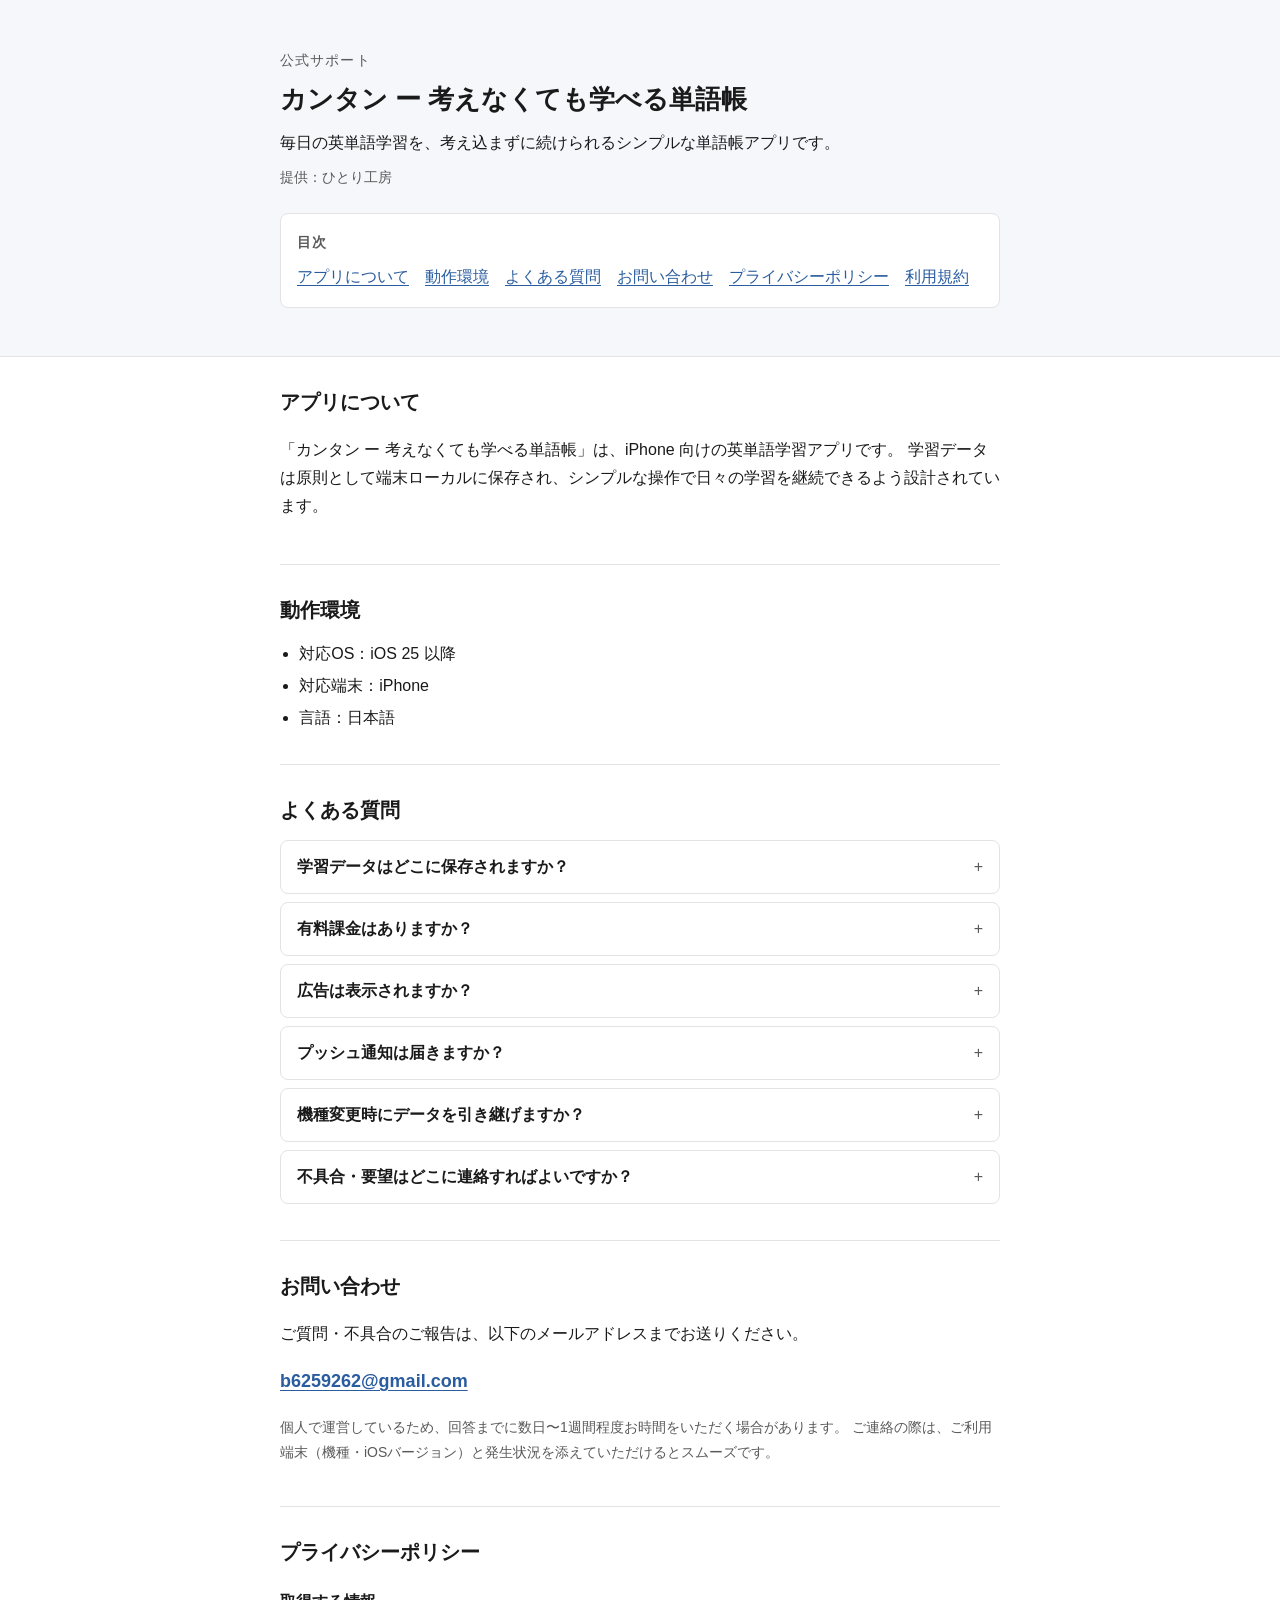
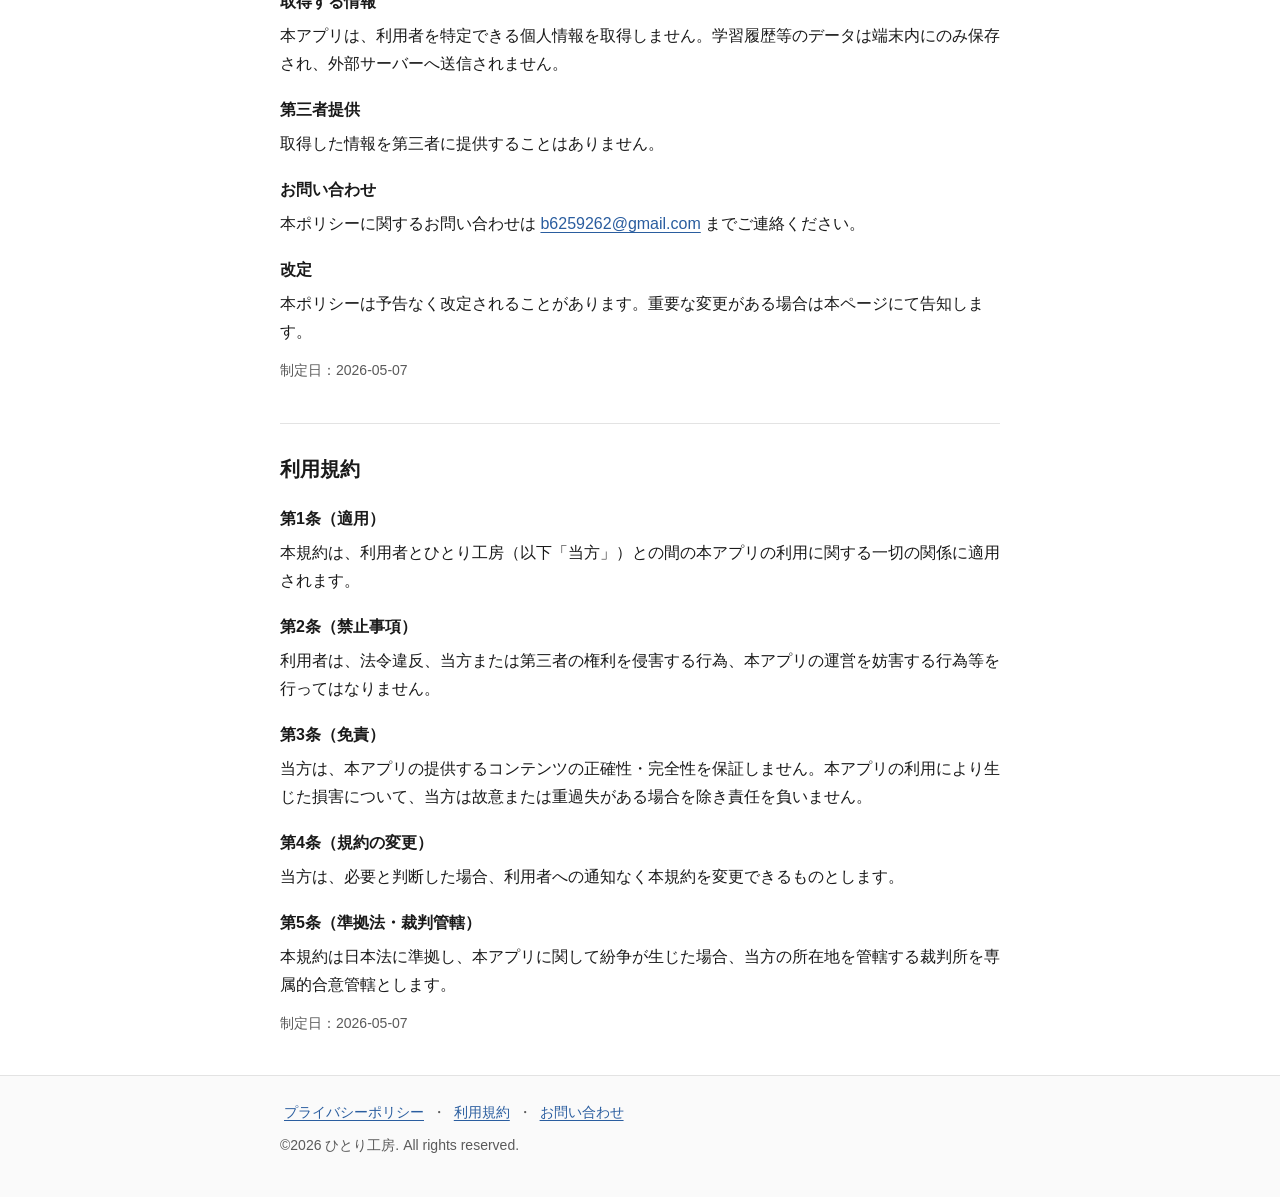
<file: docs/index.html>
<!doctype html>
<html lang="ja">
<head>
<meta charset="utf-8">
<meta name="viewport" content="width=device-width,initial-scale=1">
<meta name="robots" content="index,follow">
<title>サポート｜カンタンー考えなくても学べる単語帳</title>
<meta name="description" content="iOSアプリ「カンタンー考えなくても学べる単語帳」の公式サポートページ。お問い合わせ、よくある質問、プライバシーポリシー、利用規約を掲載しています。">
<style>
:root{
  --bg:#ffffff;--fg:#1a1a1a;--muted:#5a5a5a;
  --accent:#2a5d9f;--line:#e3e3e3;--hero-bg:#f5f7fb;
}
*{box-sizing:border-box}
html{-webkit-text-size-adjust:100%;scroll-behavior:smooth}
body{
  margin:0;
  font-family:-apple-system,BlinkMacSystemFont,"Hiragino Sans","Yu Gothic","Noto Sans JP",sans-serif;
  color:var(--fg);background:var(--bg);
  line-height:1.75;font-size:16px;
}
.container{max-width:760px;margin:0 auto;padding:0 20px}
a{color:var(--accent);text-underline-offset:3px}
a:hover{text-decoration:none}

.hero{background:var(--hero-bg);padding:48px 0;border-bottom:1px solid var(--line)}
.hero .eyebrow{margin:0;color:var(--muted);font-size:14px;letter-spacing:.08em}
.hero h1{margin:8px 0 12px;font-size:26px;line-height:1.4}
.hero .lead{margin:0 0 8px}
.hero .provider{margin:0;color:var(--muted);font-size:14px}

.toc{margin:24px 0 0;padding:16px;border:1px solid var(--line);border-radius:8px;background:#fff}
.toc h2{margin:0 0 8px;font-size:14px;color:var(--muted);letter-spacing:.05em}
.toc ul{list-style:none;padding:0;margin:0;display:flex;flex-wrap:wrap;gap:8px 16px}
.toc li{margin:0}

main{padding:8px 0 48px}
section{padding:28px 0;border-bottom:1px solid var(--line);scroll-margin-top:16px}
section:last-of-type{border-bottom:0}
h2{font-size:20px;margin:0 0 12px}
h3{font-size:16px;margin:18px 0 6px}
ul.plain{padding-left:1.2em;margin:0}
ul.plain li{margin:4px 0}

details{
  border:1px solid var(--line);border-radius:8px;
  padding:12px 16px;margin:8px 0;background:#fff;
}
details[open]{background:#fafbfd}
summary{
  cursor:pointer;font-weight:600;list-style:none;
  padding-right:20px;position:relative;
}
summary::-webkit-details-marker{display:none}
summary::after{
  content:"+";position:absolute;right:0;top:0;
  font-weight:400;color:var(--muted);
}
details[open] summary::after{content:"−"}
details p{margin:10px 0 0}

.contact-mail{font-size:18px;font-weight:600}
.note{color:var(--muted);font-size:14px}

.legal h3{font-weight:600}
.legal p{margin:6px 0 12px}

footer{
  border-top:1px solid var(--line);
  padding:24px 0 40px;background:#fafafa;
  font-size:14px;color:var(--muted);
}
footer nav a{margin:0 4px}
.copyright{margin:8px 0 0}

@media (max-width:480px){
  .hero{padding:36px 0}
  .hero h1{font-size:22px}
  h2{font-size:18px}
}
@media (prefers-color-scheme:dark){
  :root{
    --bg:#111418;--fg:#ececec;--muted:#a8a8a8;
    --accent:#7eb6ff;--line:#2a2f36;--hero-bg:#1a1f26;
  }
  .toc,details{background:#161a20}
  details[open]{background:#1a1f26}
  footer{background:#0e1216}
}
</style>
</head>
<body>

<header class="hero">
  <div class="container">
    <p class="eyebrow">公式サポート</p>
    <h1>カンタン ー 考えなくても学べる単語帳</h1>
    <p class="lead">毎日の英単語学習を、考え込まずに続けられるシンプルな単語帳アプリです。</p>
    <p class="provider">提供：ひとり工房</p>

    <nav class="toc" aria-label="目次">
      <h2>目次</h2>
      <ul>
        <li><a href="#about">アプリについて</a></li>
        <li><a href="#requirements">動作環境</a></li>
        <li><a href="#faq">よくある質問</a></li>
        <li><a href="#contact">お問い合わせ</a></li>
        <li><a href="#privacy">プライバシーポリシー</a></li>
        <li><a href="#terms">利用規約</a></li>
      </ul>
    </nav>
  </div>
</header>

<main class="container">

  <section id="about" aria-labelledby="about-h">
    <h2 id="about-h">アプリについて</h2>
    <p>
      「カンタン ー 考えなくても学べる単語帳」は、iPhone 向けの英単語学習アプリです。
      学習データは原則として端末ローカルに保存され、シンプルな操作で日々の学習を継続できるよう設計されています。
    </p>
  </section>

  <section id="requirements" aria-labelledby="req-h">
    <h2 id="req-h">動作環境</h2>
    <ul class="plain">
      <li>対応OS：iOS 25 以降</li>
      <li>対応端末：iPhone</li>
      <li>言語：日本語</li>
    </ul>
  </section>

  <section id="faq" aria-labelledby="faq-h">
    <h2 id="faq-h">よくある質問</h2>

    <details>
      <summary>学習データはどこに保存されますか？</summary>
      <p>学習履歴・進捗などのデータは、原則としてご利用の端末内に保存されます。サーバーへの送信や iCloud 同期は行っていません。端末の初期化やアプリ削除を行うとデータは失われますのでご注意ください。</p>
    </details>

    <details>
      <summary>有料課金はありますか？</summary>
      <p>[課金の有無を記載：例「現在、アプリ内課金は提供していません。」]</p>
    </details>

    <details>
      <summary>広告は表示されますか？</summary>
      <p>[広告の有無を記載：例「広告は表示されません。」]</p>
    </details>

    <details>
      <summary>プッシュ通知は届きますか？</summary>
      <p>[通知の有無を記載：例「学習リマインダー等の通知機能は提供していません。」]</p>
    </details>

    <details>
      <summary>機種変更時にデータを引き継げますか？</summary>
      <p>本アプリはクラウド同期に対応していないため、機種変更時の学習データ引き継ぎには対応していません。新しい端末では再度ご利用を開始してください。</p>
    </details>

    <details>
      <summary>不具合・要望はどこに連絡すればよいですか？</summary>
      <p>下記「お問い合わせ」欄のメールアドレス宛にご連絡ください。可能な範囲で対応いたします。</p>
    </details>
  </section>

  <section id="contact" aria-labelledby="contact-h">
    <h2 id="contact-h">お問い合わせ</h2>
    <p>ご質問・不具合のご報告は、以下のメールアドレスまでお送りください。</p>
    <p class="contact-mail">
      <a href="mailto:b6259262@gmail.com?subject=%5B%E3%82%AB%E3%83%B3%E3%82%BF%E3%83%B3%5D%20%E3%81%8A%E5%95%8F%E3%81%84%E5%90%88%E3%82%8F%E3%81%9B">
        b6259262@gmail.com
      </a>
    </p>
    <p class="note">
      個人で運営しているため、回答までに数日〜1週間程度お時間をいただく場合があります。
      ご連絡の際は、ご利用端末（機種・iOSバージョン）と発生状況を添えていただけるとスムーズです。
    </p>
  </section>

  <section id="privacy" class="legal" aria-labelledby="privacy-h">
    <h2 id="privacy-h">プライバシーポリシー</h2>

    <h3>取得する情報</h3>
    <p>本アプリは、利用者を特定できる個人情報を取得しません。学習履歴等のデータは端末内にのみ保存され、外部サーバーへ送信されません。</p>

    <h3>第三者提供</h3>
    <p>取得した情報を第三者に提供することはありません。</p>

    <h3>お問い合わせ</h3>
    <p>本ポリシーに関するお問い合わせは <a href="mailto:b6259262@gmail.com">b6259262@gmail.com</a> までご連絡ください。</p>

    <h3>改定</h3>
    <p>本ポリシーは予告なく改定されることがあります。重要な変更がある場合は本ページにて告知します。</p>
    <p class="note">制定日：2026-05-07</p>
  </section>

  <section id="terms" class="legal" aria-labelledby="terms-h">
    <h2 id="terms-h">利用規約</h2>

    <h3>第1条（適用）</h3>
    <p>本規約は、利用者とひとり工房（以下「当方」）との間の本アプリの利用に関する一切の関係に適用されます。</p>

    <h3>第2条（禁止事項）</h3>
    <p>利用者は、法令違反、当方または第三者の権利を侵害する行為、本アプリの運営を妨害する行為等を行ってはなりません。</p>

    <h3>第3条（免責）</h3>
    <p>当方は、本アプリの提供するコンテンツの正確性・完全性を保証しません。本アプリの利用により生じた損害について、当方は故意または重過失がある場合を除き責任を負いません。</p>

    <h3>第4条（規約の変更）</h3>
    <p>当方は、必要と判断した場合、利用者への通知なく本規約を変更できるものとします。</p>

    <h3>第5条（準拠法・裁判管轄）</h3>
    <p>本規約は日本法に準拠し、本アプリに関して紛争が生じた場合、当方の所在地を管轄する裁判所を専属的合意管轄とします。</p>
    <p class="note">制定日：2026-05-07</p>
  </section>

</main>

<footer>
  <div class="container">
    <nav aria-label="法的情報">
      <a href="#privacy">プライバシーポリシー</a>
      <span aria-hidden="true">・</span>
      <a href="#terms">利用規約</a>
      <span aria-hidden="true">・</span>
      <a href="#contact">お問い合わせ</a>
    </nav>
    <p class="copyright">©2026 ひとり工房. All rights reserved.</p>
  </div>
</footer>

</body>
</html>
</file>
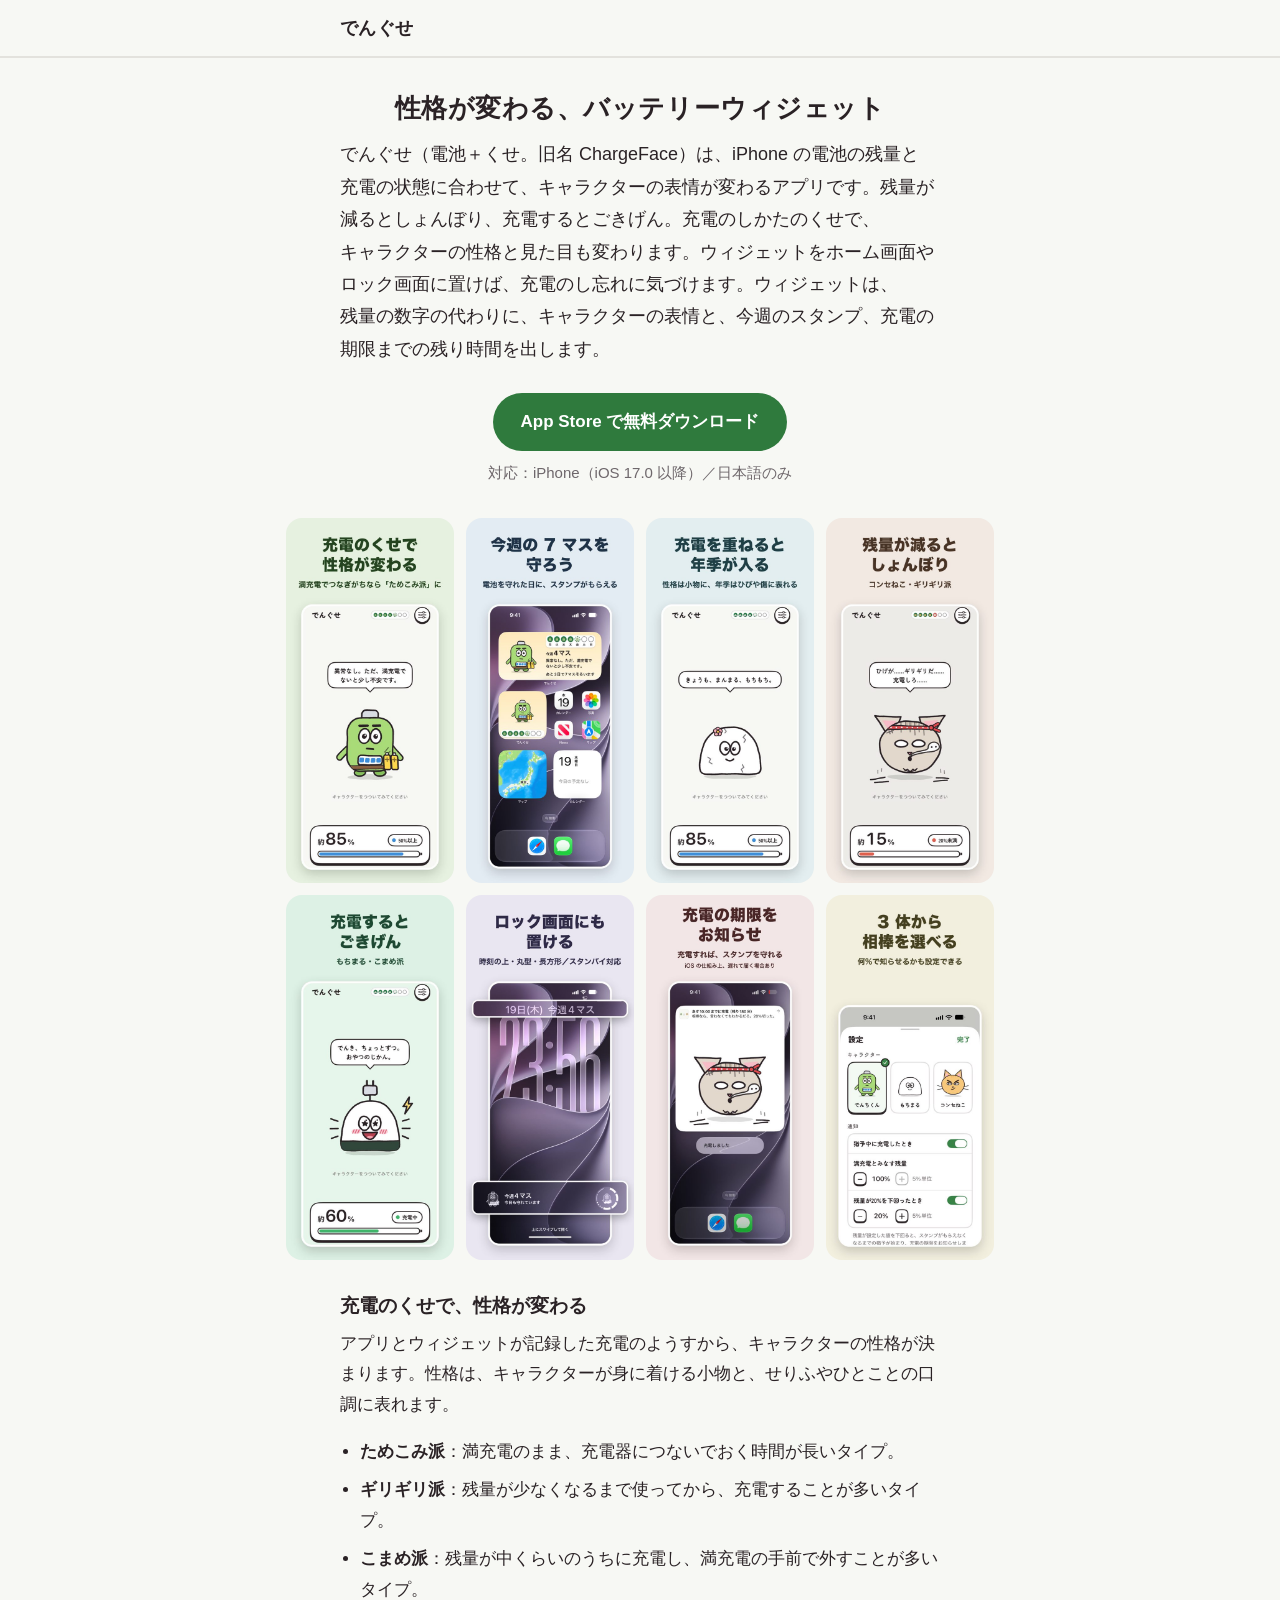
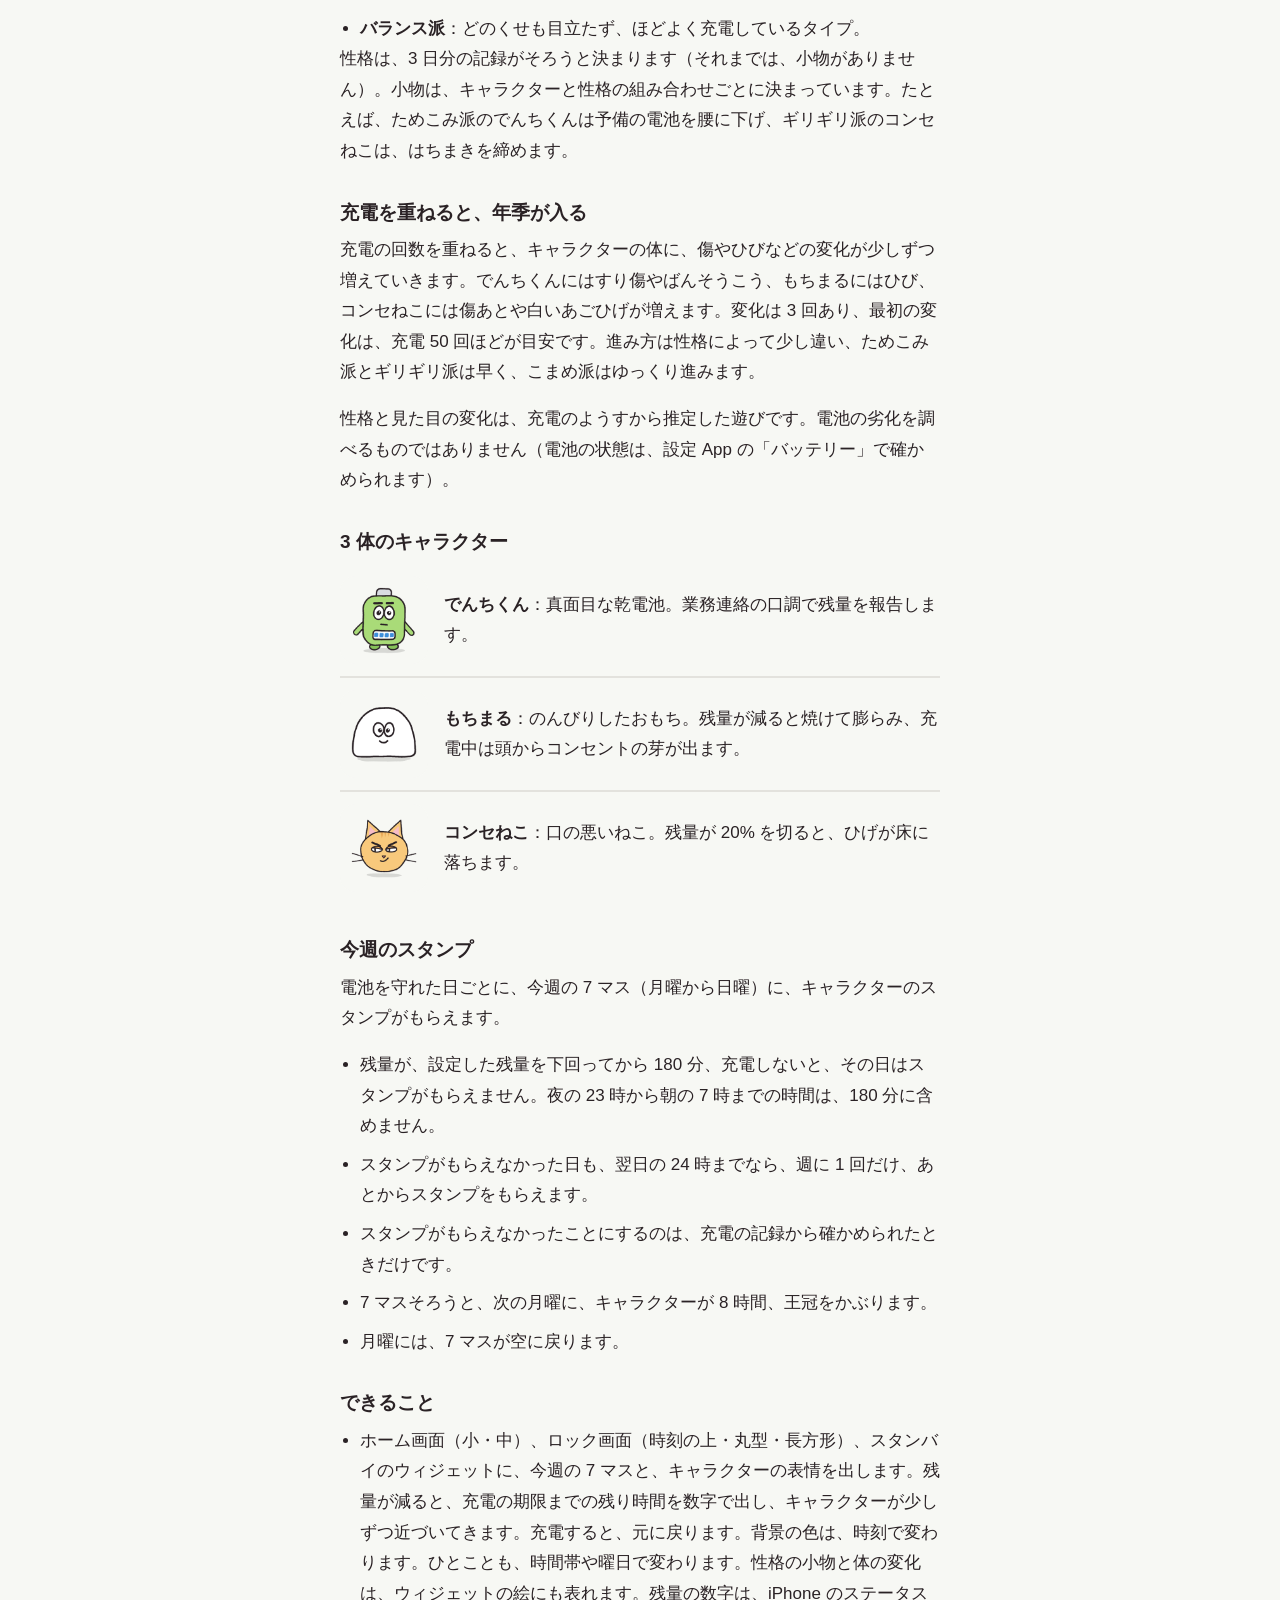
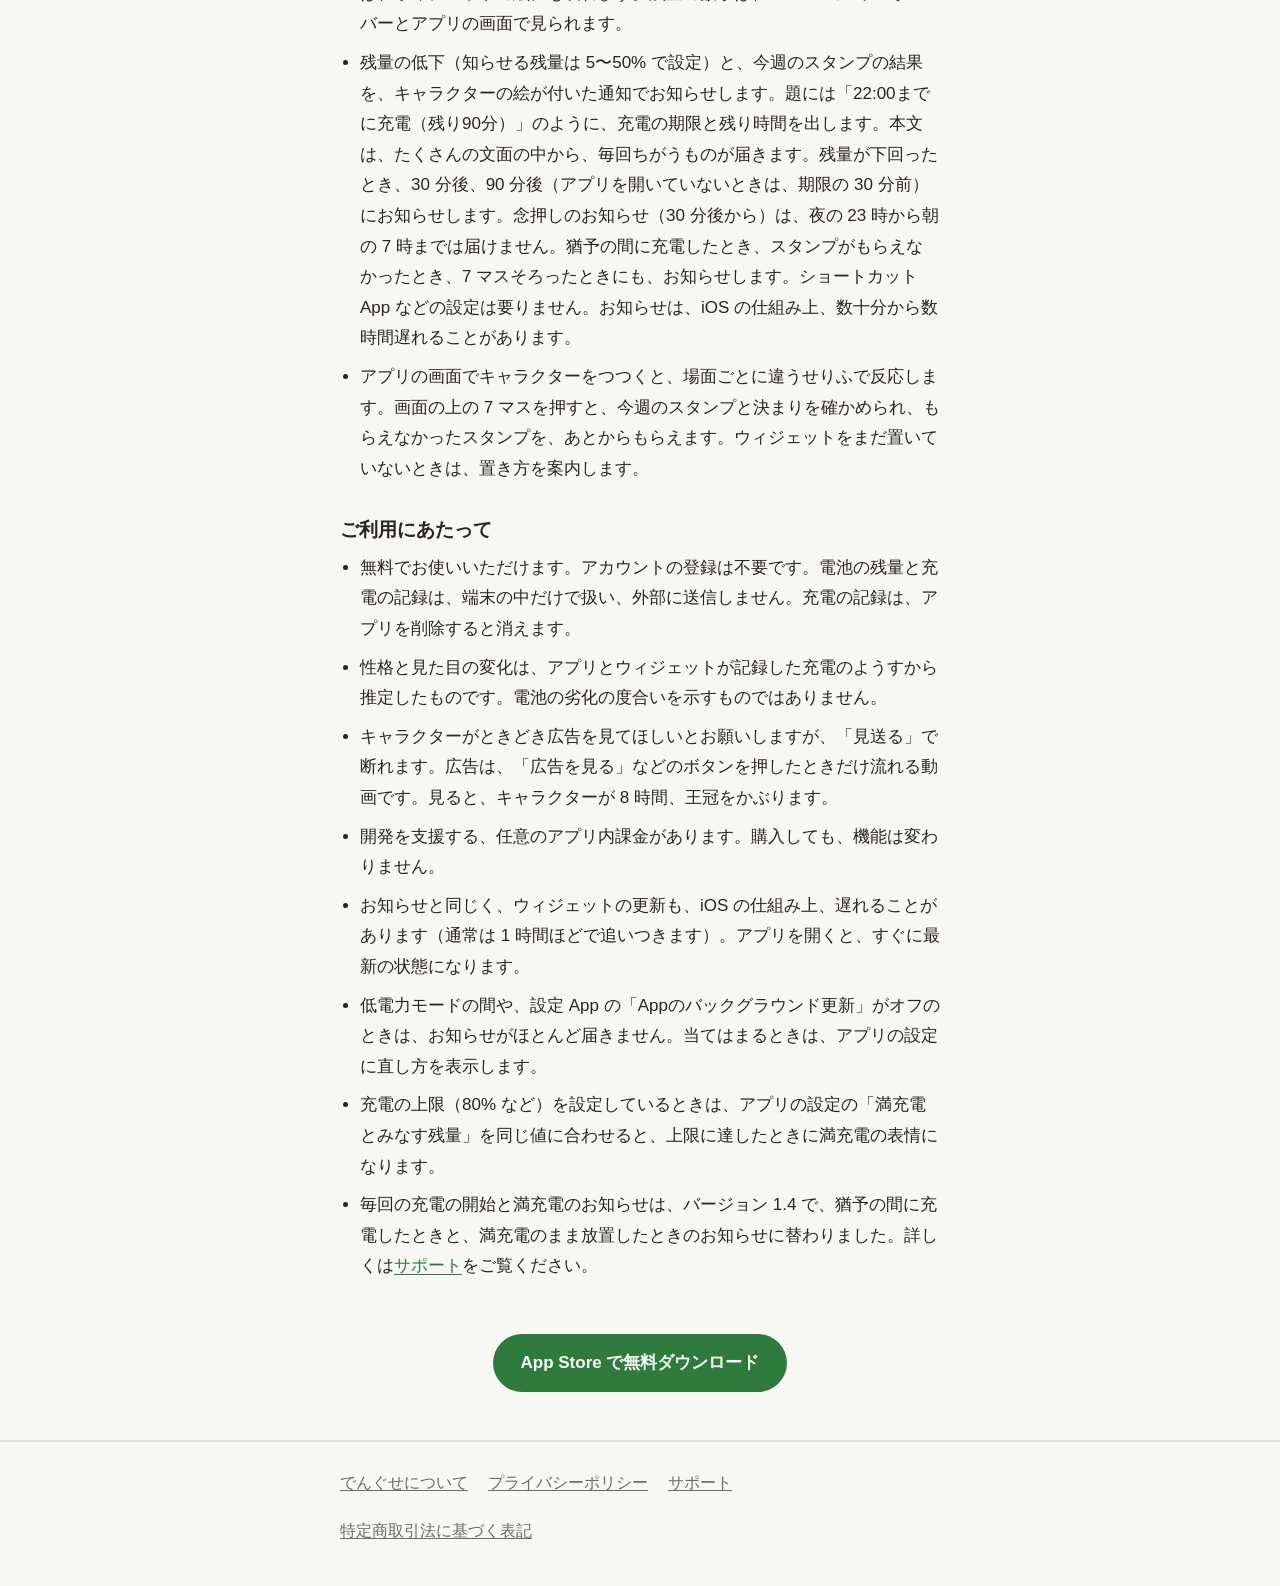
<file: docs/chargeface/index.html>
<!doctype html>
<html lang="ja">
<head>
<meta charset="utf-8">
<meta name="viewport" content="width=device-width, initial-scale=1">
<title>ページを移しました（でんぐせ - 性格が変わるバッテリーウィジェット）</title>
<meta name="robots" content="noindex">
<meta http-equiv="refresh" content="0; url=../denguse/">
<link rel="canonical" href="https://hitorino-hito.github.io/denguse/">
<link rel="stylesheet" href="../denguse/style.css">
</head>
<body>
<header class="site-header"><div class="wrap"><a class="brand" href="../denguse/">でんぐせ</a></div></header>
<main>
<div class="wrap">
<h1>ページを移しました</h1>
<p>ChargeFace は、名前を「でんぐせ」に改めました。このページは、新しい URL に移りました。新しいページが自動的に表示されないときは、次のリンクを押してください。</p>
<ul class="links" role="list">
<li><a href="../denguse/">でんぐせ - 性格が変わるバッテリーウィジェット</a></li>
</ul>
</div>
</main>
</body>
</html>
</file>
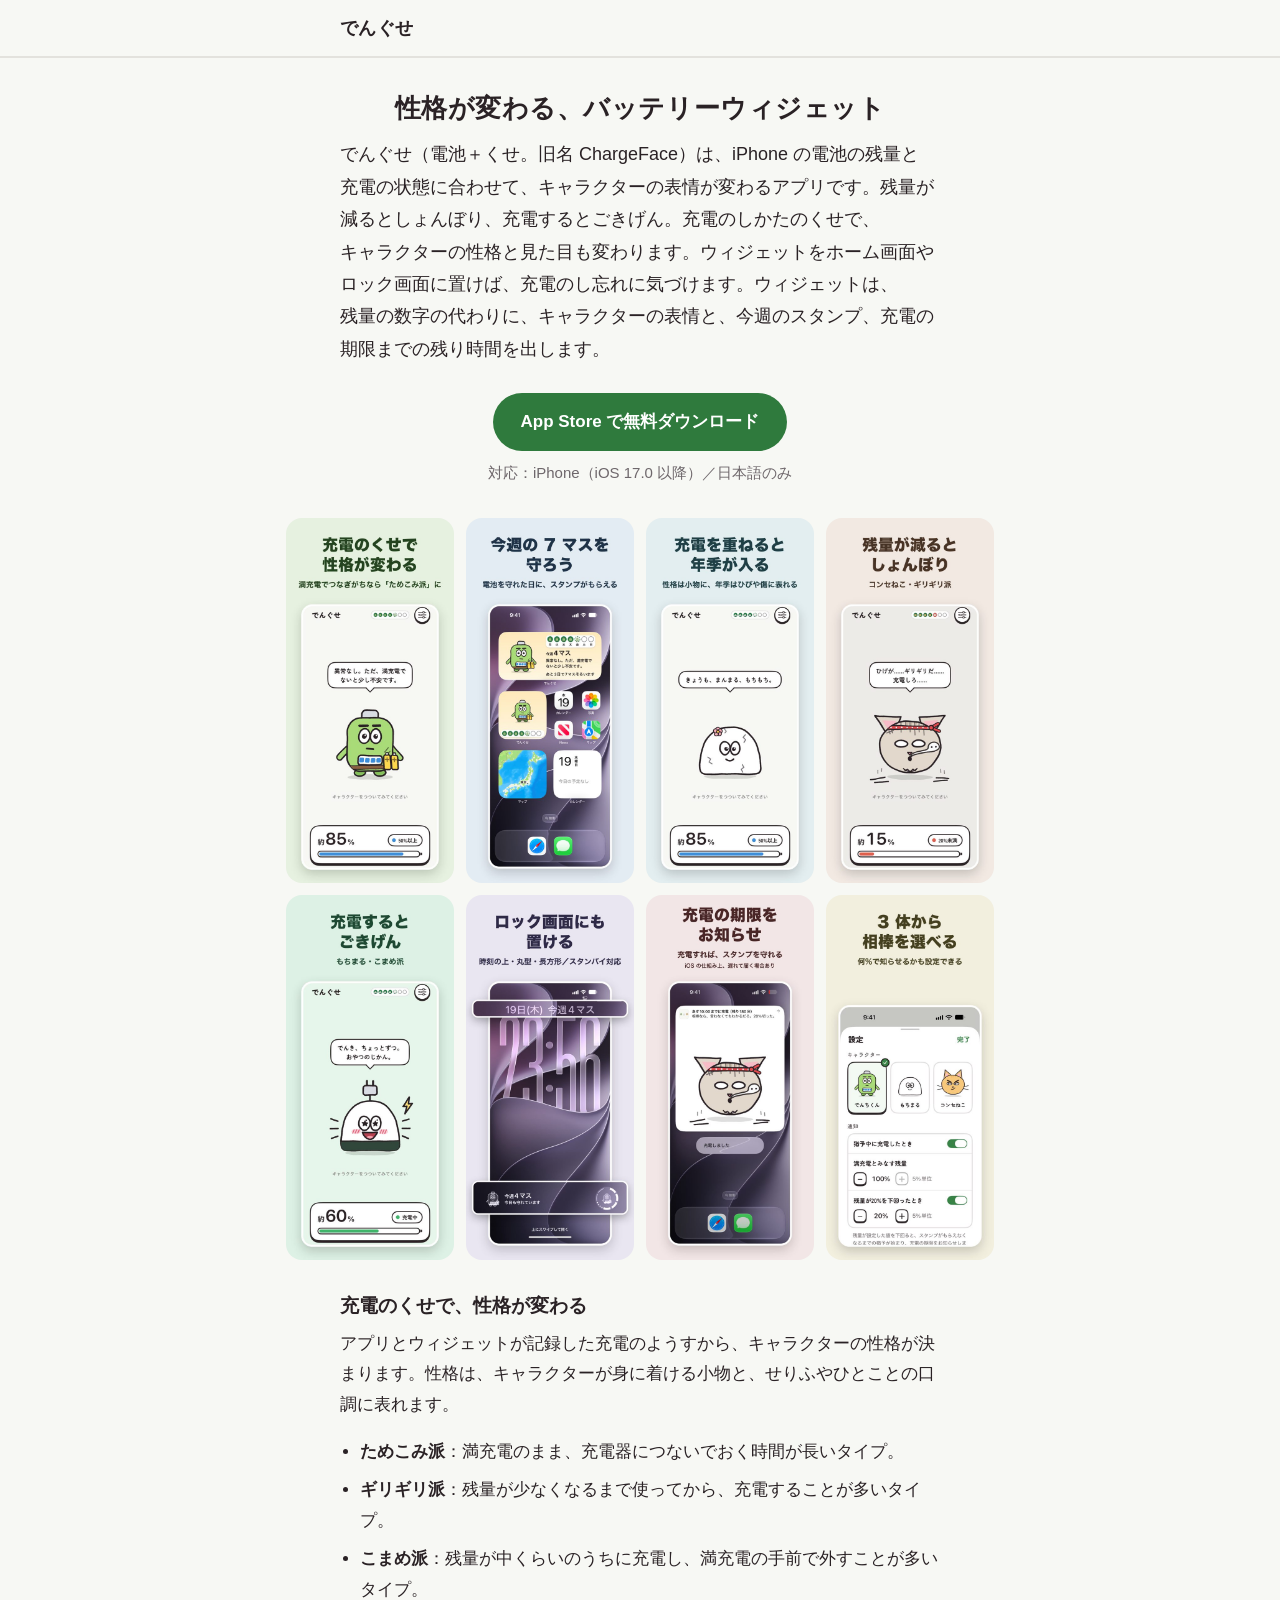
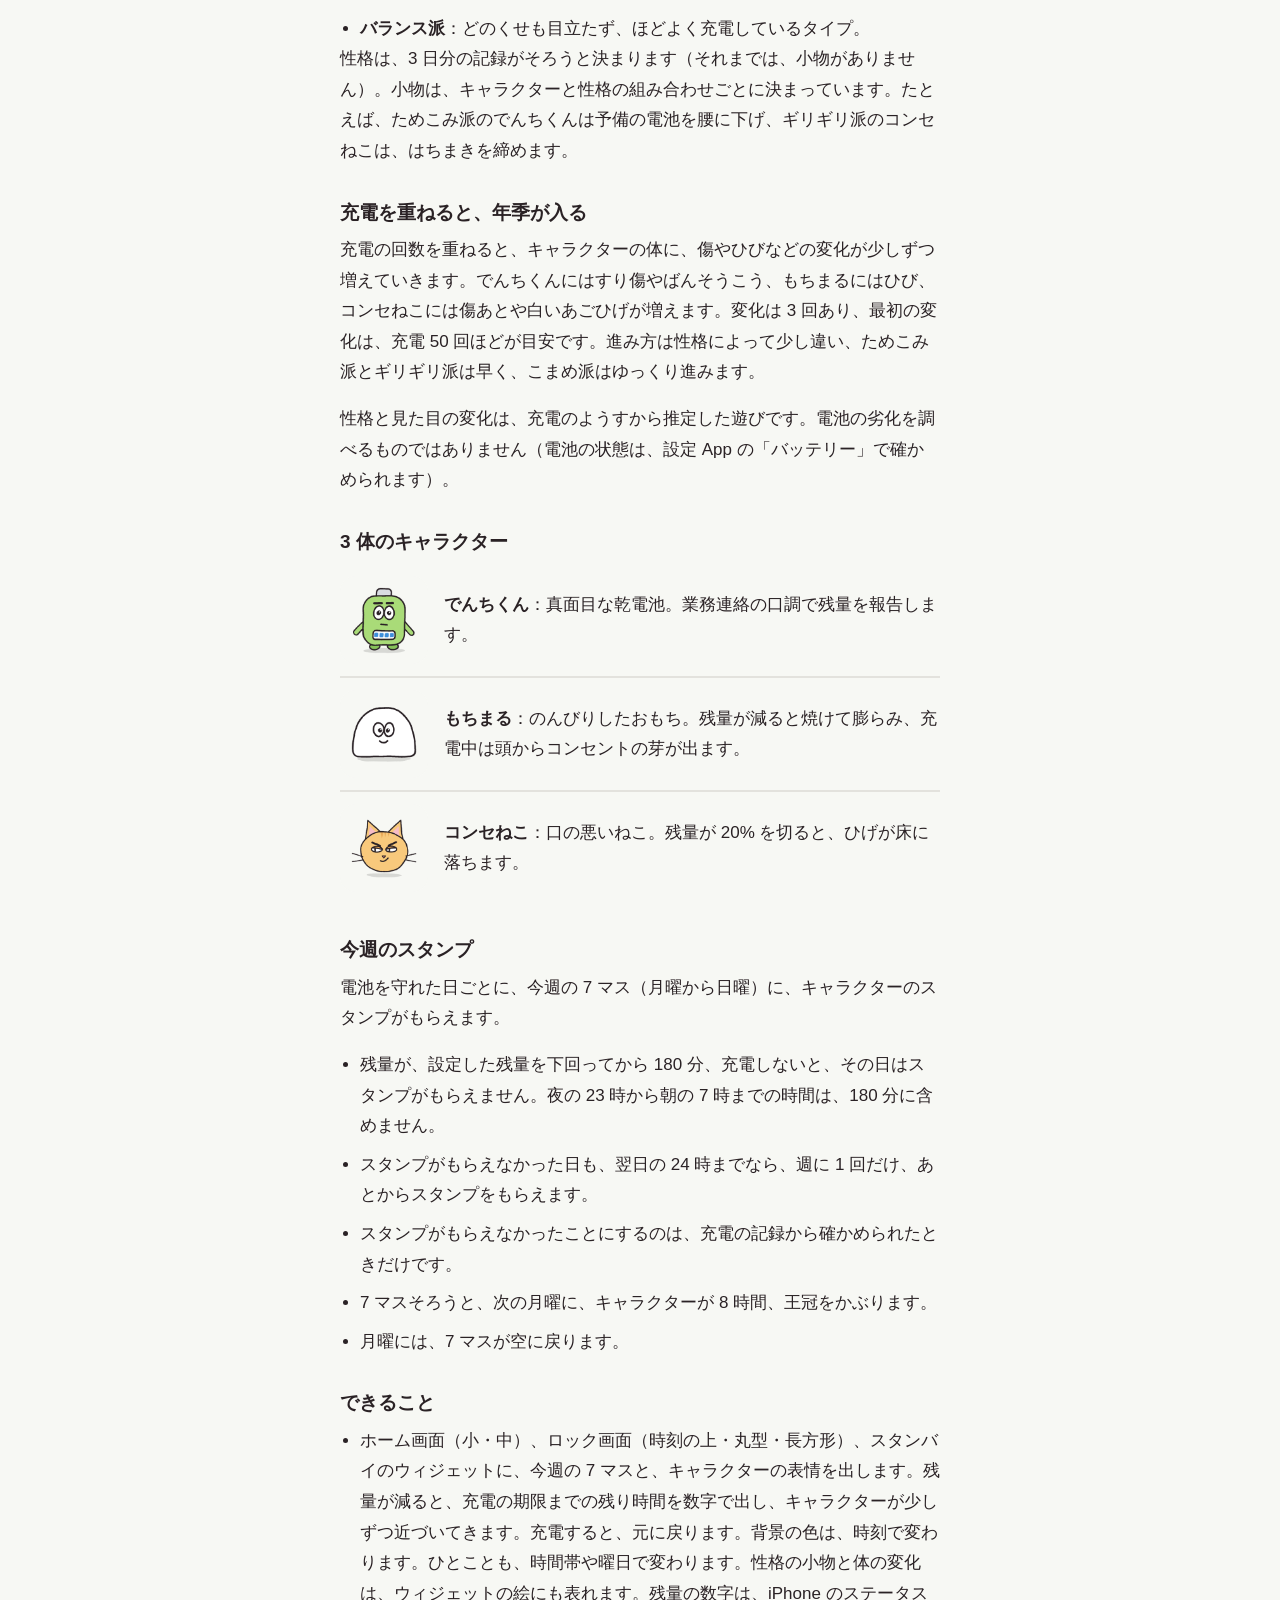
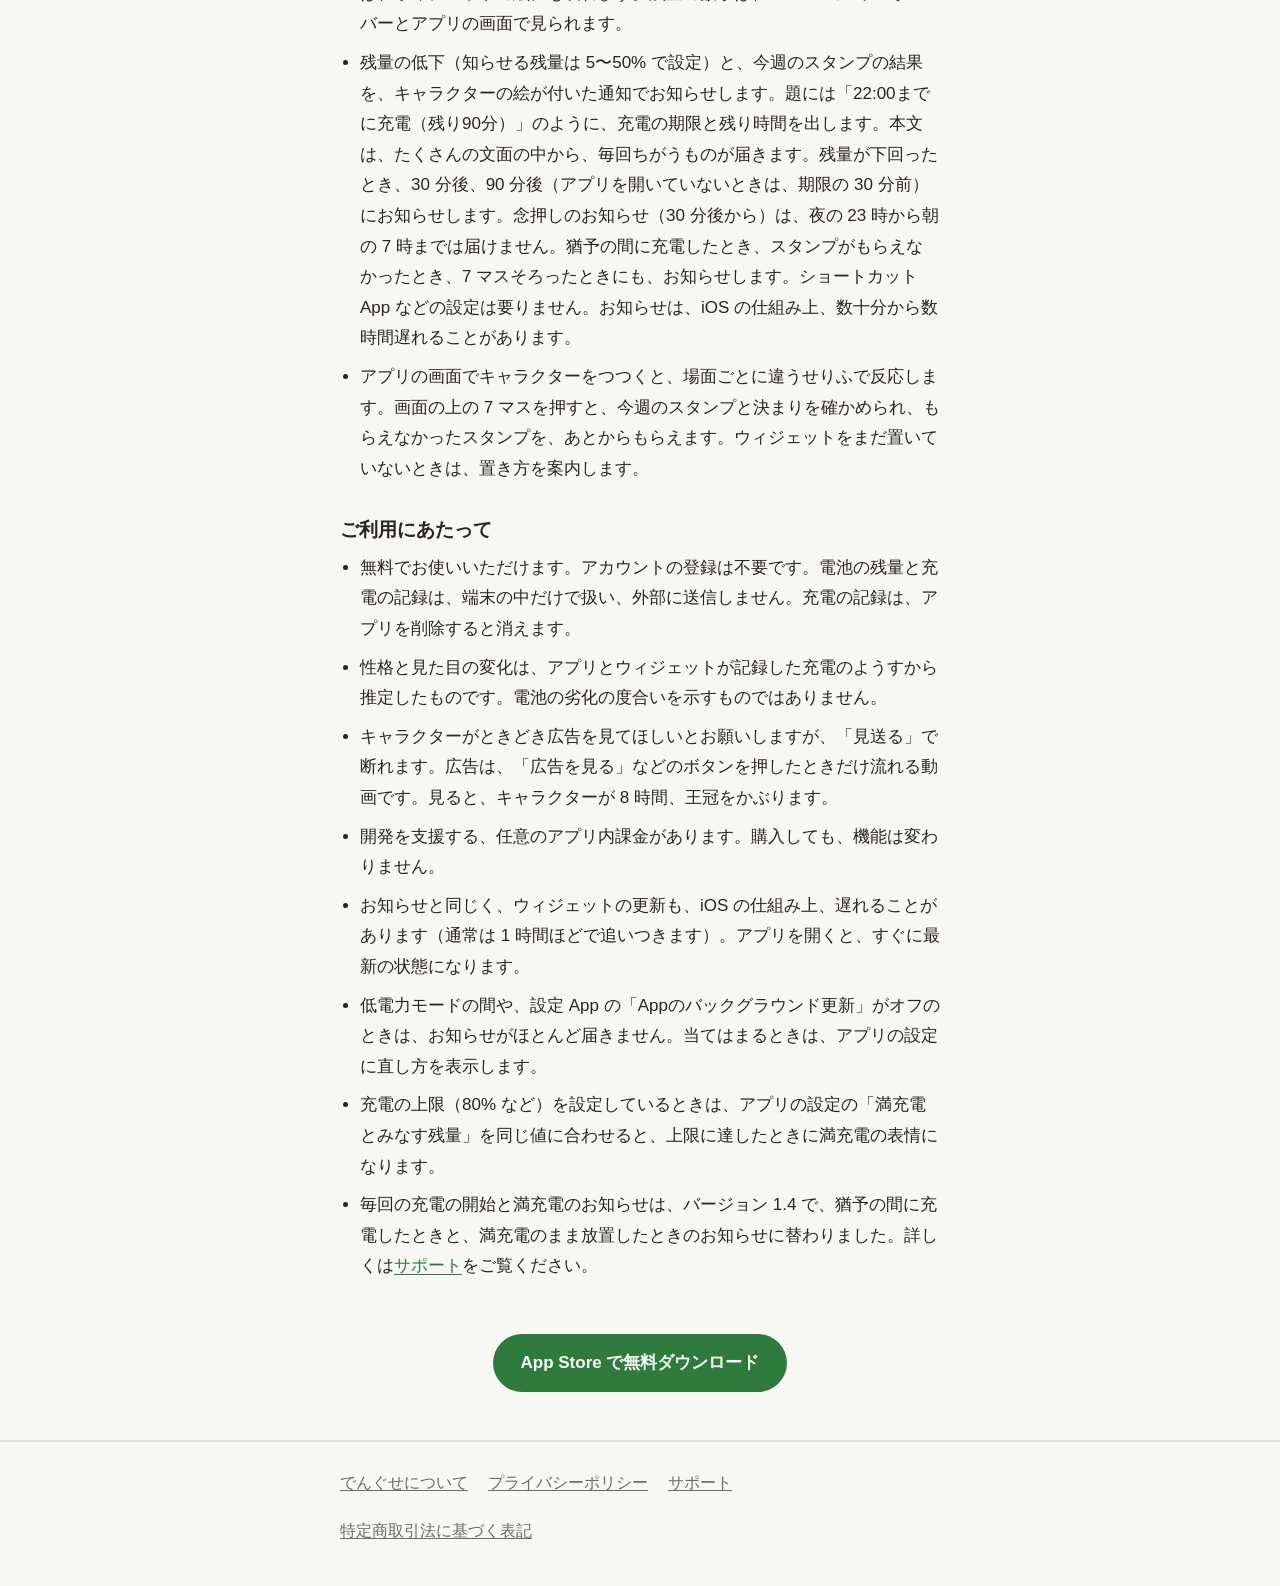
<file: docs/denguse/index.html>
<!doctype html>
<html lang="ja">
<head>
<meta charset="utf-8">
<meta name="viewport" content="width=device-width, initial-scale=1">
<title>でんぐせ - 性格が変わるバッテリーウィジェット</title>
<meta name="description" content="でんぐせ（旧名 ChargeFace）は、iPhone の電池の残量と充電の状態でキャラクターの表情が変わり、充電のくせで性格と見た目も変わるアプリです。ホーム画面・ロック画面・スタンバイのウィジェットと、残量低下のお知らせ（iOS の仕組み上、遅れることがあります）に、今週のスタンプと、充電の期限までの残り時間を出します。無料です。">
<link rel="canonical" href="https://hitorino-hito.github.io/denguse/">
<meta name="apple-itunes-app" content="app-id=6824164964">
<meta property="og:type" content="website">
<meta property="og:site_name" content="でんぐせ">
<meta property="og:title" content="でんぐせ - 性格が変わるバッテリーウィジェット">
<meta property="og:description" content="充電のしかたで、キャラクターの性格と見た目が変わります。残量が減るとしょんぼり、充電するとごきげん。3 体から相棒を選べる、iPhone のバッテリーウィジェットです。">
<meta property="og:url" content="https://hitorino-hito.github.io/denguse/">
<meta property="og:image" content="https://hitorino-hito.github.io/denguse/img/og.png">
<meta property="og:image:width" content="1200">
<meta property="og:image:height" content="630">
<meta property="og:image:alt" content="でんぐせのアイコン・名前・「性格が変わる バッテリーウィジェット」の言葉の横に、「充電のくせで性格が変わる」「今週の 7 マスを守ろう」「充電を重ねると年季が入る」の 3 枚の画面を並べた画像">
<meta property="og:locale" content="ja_JP">
<meta name="twitter:card" content="summary_large_image">
<link rel="stylesheet" href="style.css">
<style>
.hero { text-align: center; }
.hero h1 { margin-bottom: 0.75rem; }
.hero .lead {
  text-align: start;
  word-break: auto-phrase;
  text-wrap: pretty;
}
.cta { text-align: center; margin: 2.5rem 0 0; }
.store-button {
  display: inline-block;
  margin: 0.75rem 0 0.5rem;
  padding: 0.85rem 1.75rem;
  border-radius: 999px;
  background: var(--accent);
  color: var(--accent-ink);
  font-weight: 700;
  text-decoration: none;
}
.store-button:hover { background: var(--accent-hover); }
.store-button:active { filter: brightness(0.9); }
.store-button:focus-visible { border-radius: 999px; outline-offset: 3px; }
.note { color: var(--muted); font-size: 0.9375rem; margin: 0; }
.gallery {
  display: flex;
  gap: 0.75rem;
  margin: 1.75rem -1.25rem 0;
  padding: 0.25rem 1.25rem 0.75rem;
  overflow-x: auto;
  scroll-snap-type: x mandatory;
  list-style: none;
}
.gallery:focus-visible { outline: 3px solid var(--accent); outline-offset: -3px; border-radius: 4px; } /* 狭い幅では端まで広がるため、枠を内側に描く */
.gallery li { flex: 0 0 auto; scroll-snap-align: center; }
.gallery img {
  display: block;
  width: 11.5rem;
  height: auto;
  border-radius: 1rem;
}
.scroll-hint { color: var(--muted); font-size: 0.875rem; text-align: center; margin: 0.25rem 0 0; }
/* 広い画面では、本文の列から出して 8 枚を 4 枚ずつ 2 段に並べる（横のスクロールを無くす） */
@media (min-width: 48rem) {
  .gallery {
    flex-wrap: wrap;
    justify-content: center;
    overflow: visible;
    width: min(46rem, 100vw - 2.5rem);
    margin: 2rem 0 0;
    padding: 0;
    position: relative;
    left: 50%;
    transform: translateX(-50%);
  }
  .gallery img { width: 10.5rem; }
  .scroll-hint { display: none; }
}
.characters { list-style: none; margin: 0; padding: 0; }
.characters li {
  display: flex;
  align-items: center;
  gap: 1rem;
  padding: 0.75rem 0;
}
.characters li + li { border-top: 2px solid var(--line); }
/* 絵は黒い線画の透過 PNG のため、ダークモードでも明るい台に載せて輪郭を見せる */
.characters img { flex: 0 0 auto; width: 5.5rem; height: 5.5rem; padding: 0.35rem; border-radius: 1rem; background: #F7F8F4; }
.characters p { margin: 0; }
.features { margin: 0; padding-left: 1.25rem; }
.features li + li { margin-top: 0.5rem; }
</style>
<script type="application/ld+json">
{
  "@context": "https://schema.org",
  "@type": "SoftwareApplication",
  "name": "でんぐせ",
  "alternateName": "ChargeFace",
  "operatingSystem": "iOS 17.0 以降",
  "applicationCategory": "UtilitiesApplication",
  "inLanguage": "ja",
  "description": "iPhone の電池の残量と充電の状態でキャラクターの表情が変わり、充電のくせで性格と見た目も変わるアプリです。",
  "url": "https://hitorino-hito.github.io/denguse/",
  "downloadUrl": "https://apps.apple.com/jp/app/id6824164964",
  "offers": { "@type": "Offer", "price": "0", "priceCurrency": "JPY" }
}
</script>
</head>
<body>
<header class="site-header"><div class="wrap"><a class="brand" href="./">でんぐせ</a></div></header>
<main>
<div class="wrap">
<section class="hero">
<h1>性格が変わる、バッテリーウィジェット</h1>
<p class="lead">でんぐせ（電池＋くせ。旧名 ChargeFace）は、iPhone の電池の残量と充電の状態に合わせて、キャラクターの表情が変わるアプリです。残量が減るとしょんぼり、充電するとごきげん。充電のしかたのくせで、キャラクターの性格と見た目も変わります。ウィジェットをホーム画面やロック画面に置けば、充電のし忘れに気づけます。ウィジェットは、残量の数字の代わりに、キャラクターの表情と、今週のスタンプ、充電の期限までの残り時間を出します。</p>
<a class="store-button" href="https://apps.apple.com/jp/app/id6824164964">App Store で無料ダウンロード</a>
<p class="note">対応：iPhone（iOS 17.0 以降）／日本語のみ</p>
</section>

<ul class="gallery" role="list" tabindex="0" aria-label="アプリの画面（8 枚）">
<li><img src="img/01-habit.jpg" width="540" height="1174" alt="充電のくせで性格が変わる。満充電でつなぎがちなら「ためこみ派」に。性格が「ためこみ派」のでんちくんが、予備の電池を付けたベルトを着けているメイン画面" loading="lazy"></li>
<li><img src="img/02-home.jpg" width="540" height="1174" alt="今週の 7 マスを守ろう。電池を守れた日に、スタンプがつく。でんちくんの小・中の 2 種類のウィジェット" loading="lazy"></li>
<li><img src="img/03-aged.jpg" width="540" height="1174" alt="充電を重ねると年季が入る。性格は小物に、年季はひびや傷に表れる。性格が「バランス派」のもちまるが、頭に桜の花を付け、体にひびが入っているメイン画面" loading="lazy"></li>
<li><img src="img/04-low.jpg" width="540" height="1174" alt="残量が減るとしょんぼり。性格が「ギリギリ派」のコンセねこが、はちまきを締め、残量が少ないときにひげを落としているメイン画面" loading="lazy"></li>
<li><img src="img/05-charging.jpg" width="540" height="1174" alt="充電するとごきげん。性格が「こまめ派」のもちまるが、のりを巻き、充電中に喜んでいるメイン画面" loading="lazy"></li>
<li><img src="img/06-lock.jpg" width="540" height="1174" alt="ロック画面にも置ける。時刻の上・丸型・長方形の 3 種類。スタンバイにも対応。今週のスタンプの数と、輪にした 7 マス" loading="lazy"></li>
<li><img src="img/07-notify.jpg" width="540" height="1174" alt="充電の期限をお知らせ。充電すれば、スタンプを守れる。iOS の仕組み上、遅れて届く場合あり。題が「あす10:00までに充電（残り180分）」の通知" loading="lazy"></li>
<li><img src="img/08-choose.jpg" width="540" height="1174" alt="3 体から相棒を選べる。何%で知らせるかも設定できる。アプリの設定の画面" loading="lazy"></li>
</ul>
<p class="scroll-hint" aria-hidden="true">横にスワイプすると、ほかの画面も見られます</p>

<h2>充電のくせで、性格が変わる</h2>
<p>アプリとウィジェットが記録した充電のようすから、キャラクターの性格が決まります。性格は、キャラクターが身に着ける小物と、せりふやひとことの口調に表れます。</p>
<ul class="features">
<li><strong>ためこみ派</strong>：満充電のまま、充電器につないでおく時間が長いタイプ。</li>
<li><strong>ギリギリ派</strong>：残量が少なくなるまで使ってから、充電することが多いタイプ。</li>
<li><strong>こまめ派</strong>：残量が中くらいのうちに充電し、満充電の手前で外すことが多いタイプ。</li>
<li><strong>バランス派</strong>：どのくせも目立たず、ほどよく充電しているタイプ。</li>
</ul>
<p>性格は、3 日分の記録がそろうと決まります（それまでは、小物がありません）。小物は、キャラクターと性格の組み合わせごとに決まっています。たとえば、ためこみ派のでんちくんは予備の電池を腰に下げ、ギリギリ派のコンセねこは、はちまきを締めます。</p>

<h2>充電を重ねると、年季が入る</h2>
<p>充電の回数を重ねると、キャラクターの体に、傷やひびなどの変化が少しずつ増えていきます。でんちくんにはすり傷やばんそうこう、もちまるにはひび、コンセねこには傷あとや白いあごひげが増えます。変化は 3 回あり、最初の変化は、充電 50 回ほどが目安です。進み方は性格によって少し違い、ためこみ派とギリギリ派は早く、こまめ派はゆっくり進みます。</p>
<p>性格と見た目の変化は、充電のようすから推定した遊びです。電池の劣化を調べるものではありません（電池の状態は、設定 App の「バッテリー」で確かめられます）。</p>

<h2>3 体のキャラクター</h2>
<ul class="characters" role="list">
<li><img src="img/denchi.png" width="240" height="240" alt=""><p><strong>でんちくん</strong>：真面目な乾電池。業務連絡の口調で残量を報告します。</p></li>
<li><img src="img/mochi.png" width="240" height="240" alt=""><p><strong>もちまる</strong>：のんびりしたおもち。残量が減ると焼けて膨らみ、充電中は頭からコンセントの芽が出ます。</p></li>
<li><img src="img/neko.png" width="240" height="240" alt=""><p><strong>コンセねこ</strong>：口の悪いねこ。残量が 20% を切ると、ひげが床に落ちます。</p></li>
</ul>

<h2>今週のスタンプ</h2>
<p>電池を守れた日ごとに、今週の 7 マス（月曜から日曜）に、キャラクターのスタンプがもらえます。</p>
<ul class="features">
<li>残量が、設定した残量を下回ってから 180 分、充電しないと、その日はスタンプがもらえません。夜の 23 時から朝の 7 時までの時間は、180 分に含めません。</li>
<li>スタンプがもらえなかった日も、翌日の 24 時までなら、週に 1 回だけ、あとからスタンプをもらえます。</li>
<li>スタンプがもらえなかったことにするのは、充電の記録から確かめられたときだけです。</li>
<li>7 マスそろうと、次の月曜に、キャラクターが 8 時間、王冠をかぶります。</li>
<li>月曜には、7 マスが空に戻ります。</li>
</ul>

<h2>できること</h2>
<ul class="features">
<li>ホーム画面（小・中）、ロック画面（時刻の上・丸型・長方形）、スタンバイのウィジェットに、今週の 7 マスと、キャラクターの表情を出します。残量が減ると、充電の期限までの残り時間を数字で出し、キャラクターが少しずつ近づいてきます。充電すると、元に戻ります。背景の色は、時刻で変わります。ひとことも、時間帯や曜日で変わります。性格の小物と体の変化は、ウィジェットの絵にも表れます。残量の数字は、iPhone のステータスバーとアプリの画面で見られます。</li>
<li>残量の低下（知らせる残量は 5〜50% で設定）と、今週のスタンプの結果を、キャラクターの絵が付いた通知でお知らせします。題には「22:00までに充電（残り90分）」のように、充電の期限と残り時間を出します。本文は、たくさんの文面の中から、毎回ちがうものが届きます。残量が下回ったとき、30 分後、90 分後（アプリを開いていないときは、期限の 30 分前）にお知らせします。念押しのお知らせ（30 分後から）は、夜の 23 時から朝の 7 時までは届けません。猶予の間に充電したとき、スタンプがもらえなかったとき、7 マスそろったときにも、お知らせします。ショートカット App などの設定は要りません。お知らせは、iOS の仕組み上、数十分から数時間遅れることがあります。</li>
<li>アプリの画面でキャラクターをつつくと、場面ごとに違うせりふで反応します。画面の上の 7 マスを押すと、今週のスタンプと決まりを確かめられ、もらえなかったスタンプを、あとからもらえます。ウィジェットをまだ置いていないときは、置き方を案内します。</li>
</ul>

<h2>ご利用にあたって</h2>
<ul class="features">
<li>無料でお使いいただけます。アカウントの登録は不要です。電池の残量と充電の記録は、端末の中だけで扱い、外部に送信しません。充電の記録は、アプリを削除すると消えます。</li>
<li>性格と見た目の変化は、アプリとウィジェットが記録した充電のようすから推定したものです。電池の劣化の度合いを示すものではありません。</li>
<li>キャラクターがときどき広告を見てほしいとお願いしますが、「見送る」で断れます。広告は、「広告を見る」などのボタンを押したときだけ流れる動画です。見ると、キャラクターが 8 時間、王冠をかぶります。</li>
<li>開発を支援する、任意のアプリ内課金があります。購入しても、機能は変わりません。</li>
<li>お知らせと同じく、ウィジェットの更新も、iOS の仕組み上、遅れることがあります（通常は 1 時間ほどで追いつきます）。アプリを開くと、すぐに最新の状態になります。</li>
<li>低電力モードの間や、設定 App の「Appのバックグラウンド更新」がオフのときは、お知らせがほとんど届きません。当てはまるときは、アプリの設定に直し方を表示します。</li>
<li>充電の上限（80% など）を設定しているときは、アプリの設定の「満充電とみなす残量」を同じ値に合わせると、上限に達したときに満充電の表情になります。</li>
<li>毎回の充電の開始と満充電のお知らせは、バージョン 1.4 で、猶予の間に充電したときと、満充電のまま放置したときのお知らせに替わりました。詳しくは<a href="support.html">サポート</a>をご覧ください。</li>
</ul>

<p class="cta"><a class="store-button" href="https://apps.apple.com/jp/app/id6824164964">App Store で無料ダウンロード</a></p>
</div>
</main>
<footer class="site-footer">
<div class="wrap">
<nav aria-label="このサイトのページ">
<ul role="list">
<li><a href="./">でんぐせについて</a></li>
<li><a href="privacy.html">プライバシーポリシー</a></li>
<li><a href="support.html">サポート</a></li>
<li><a href="tokushoho.html">特定商取引法に基づく表記</a></li>
</ul>
</nav>
</div>
</footer>
</body>
</html>
</file>
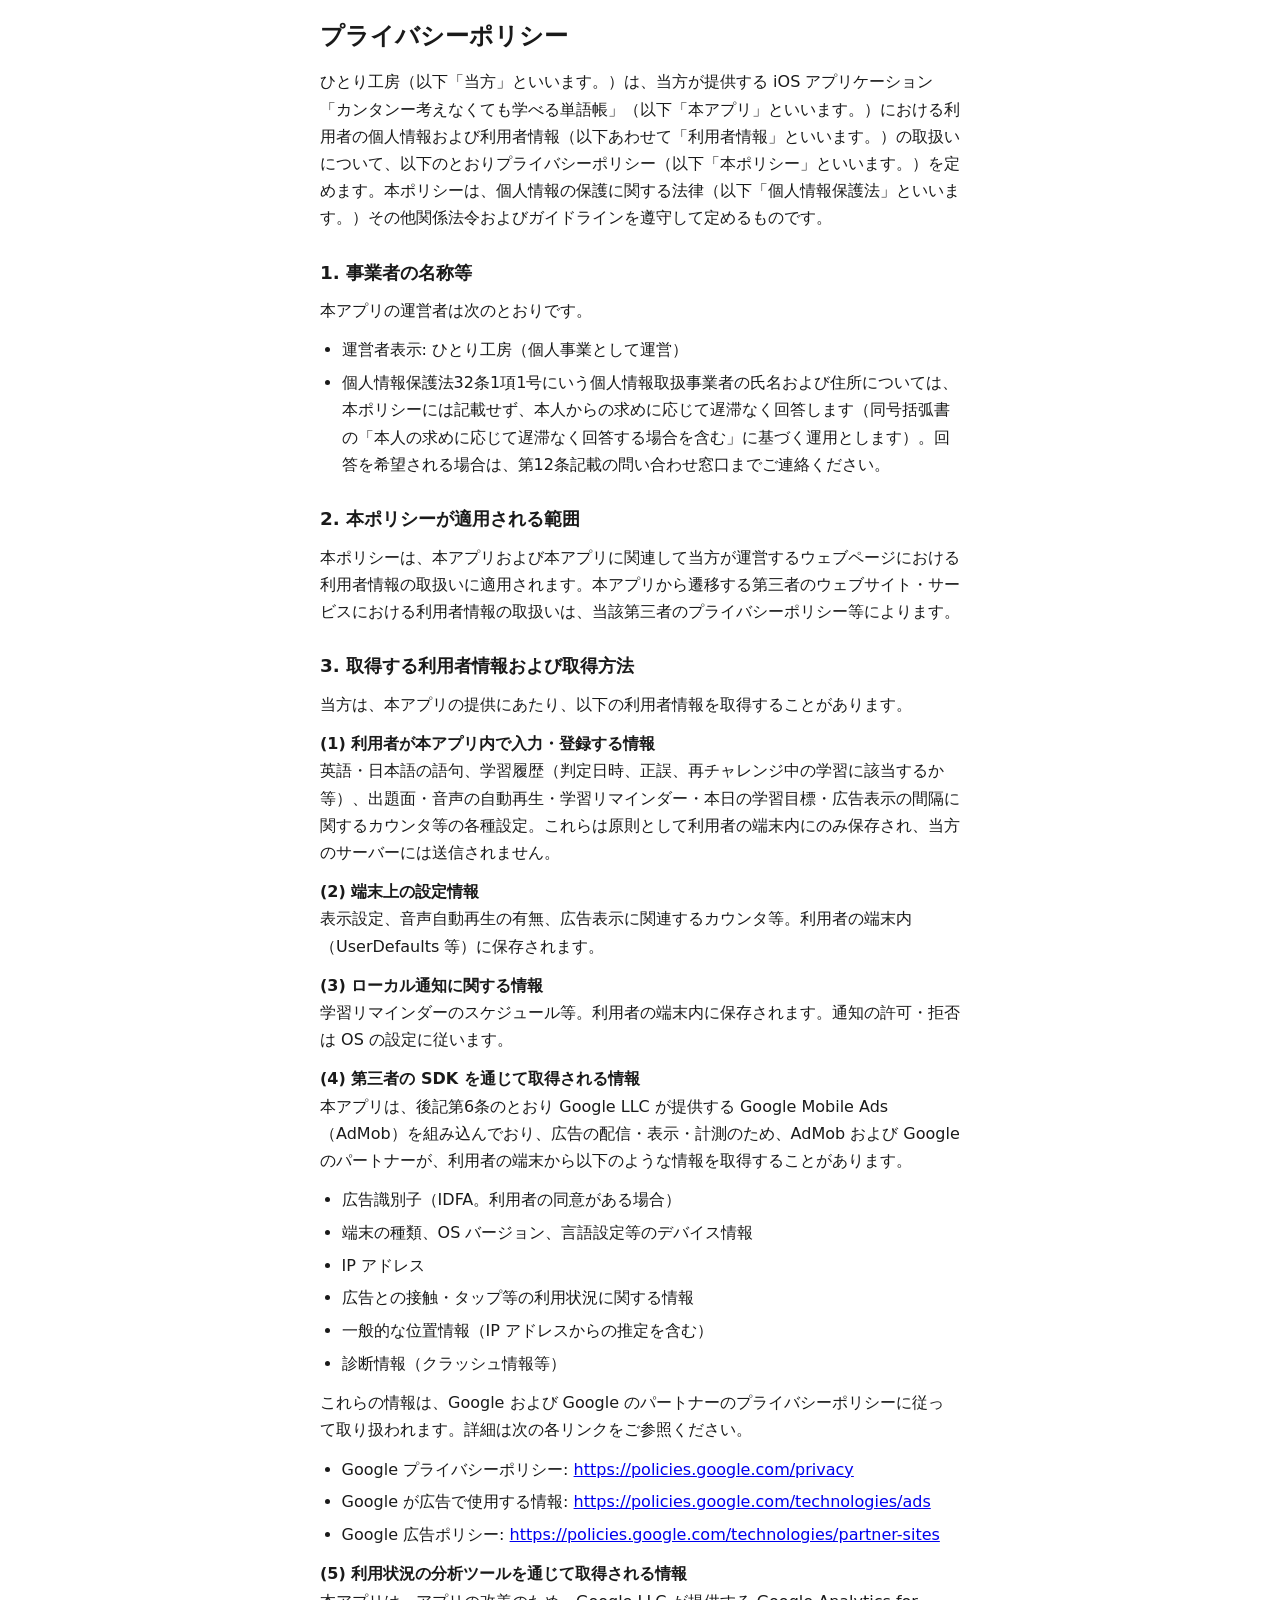
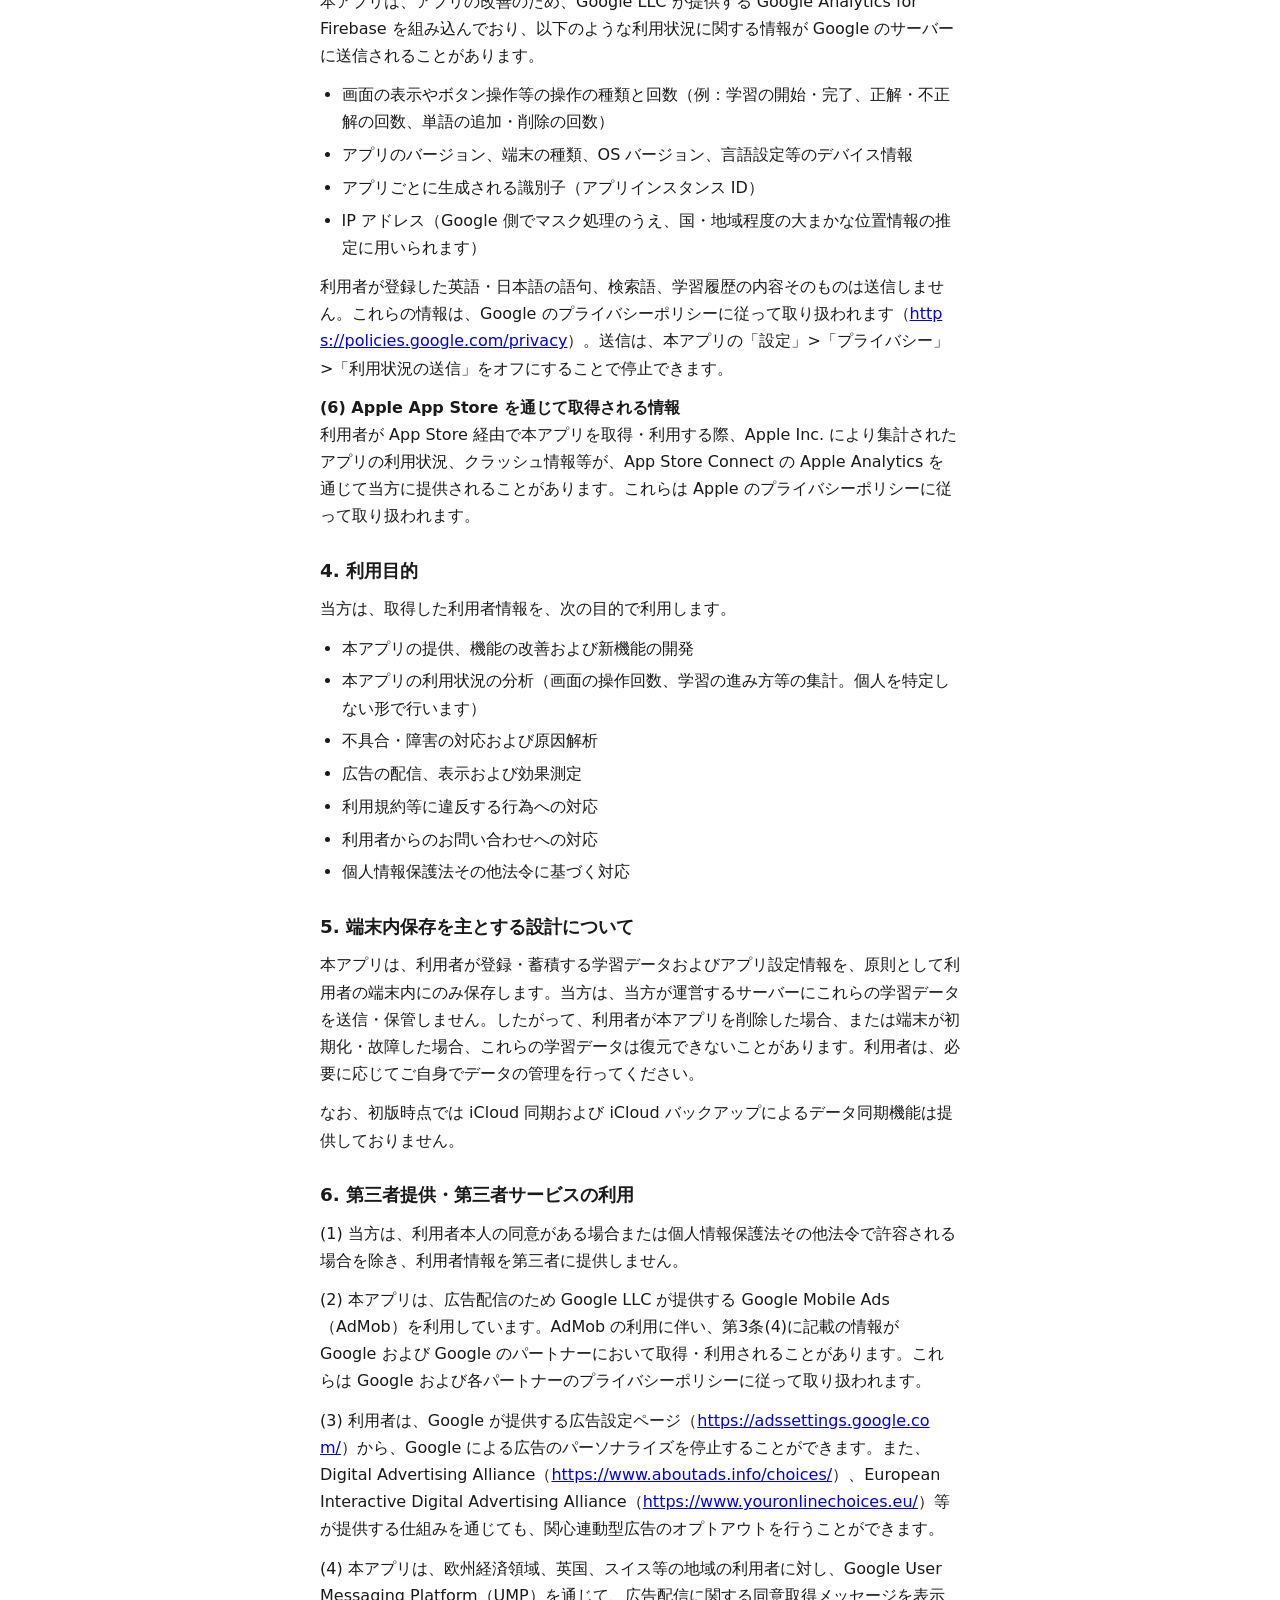
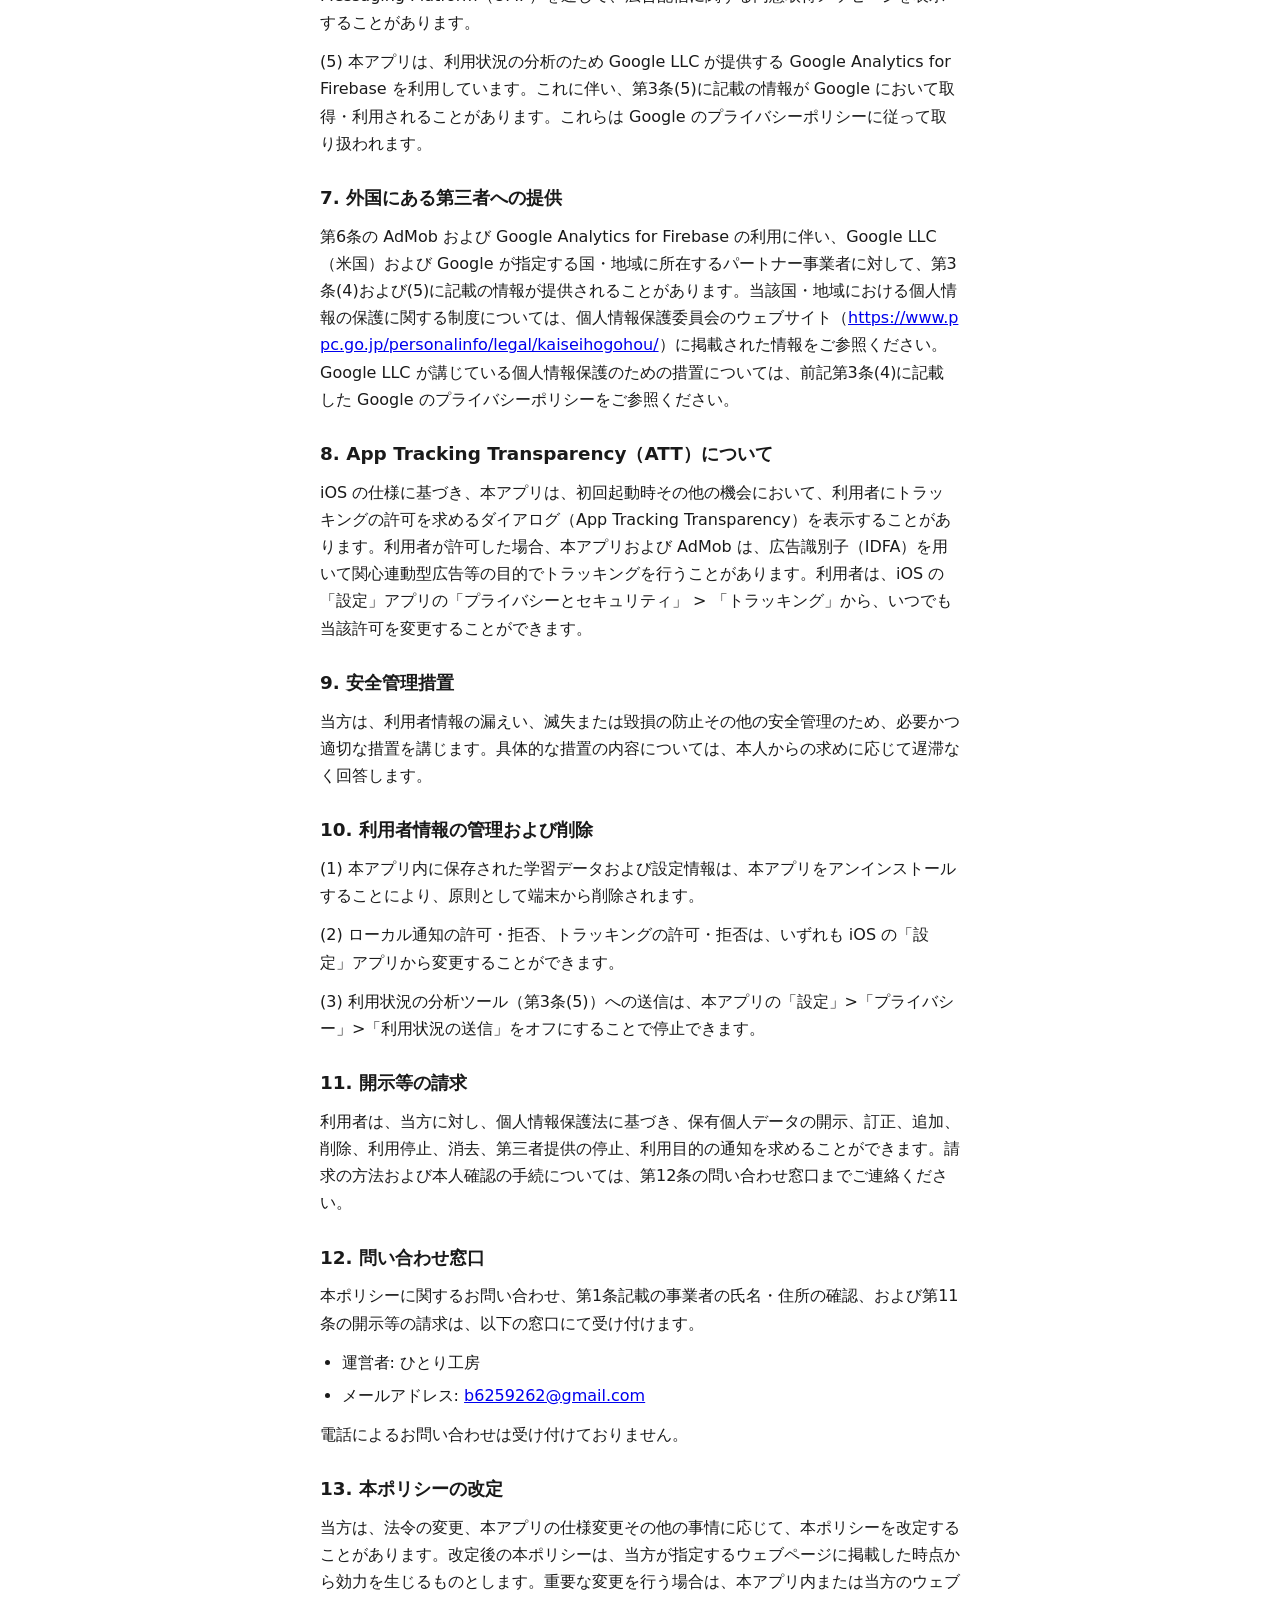
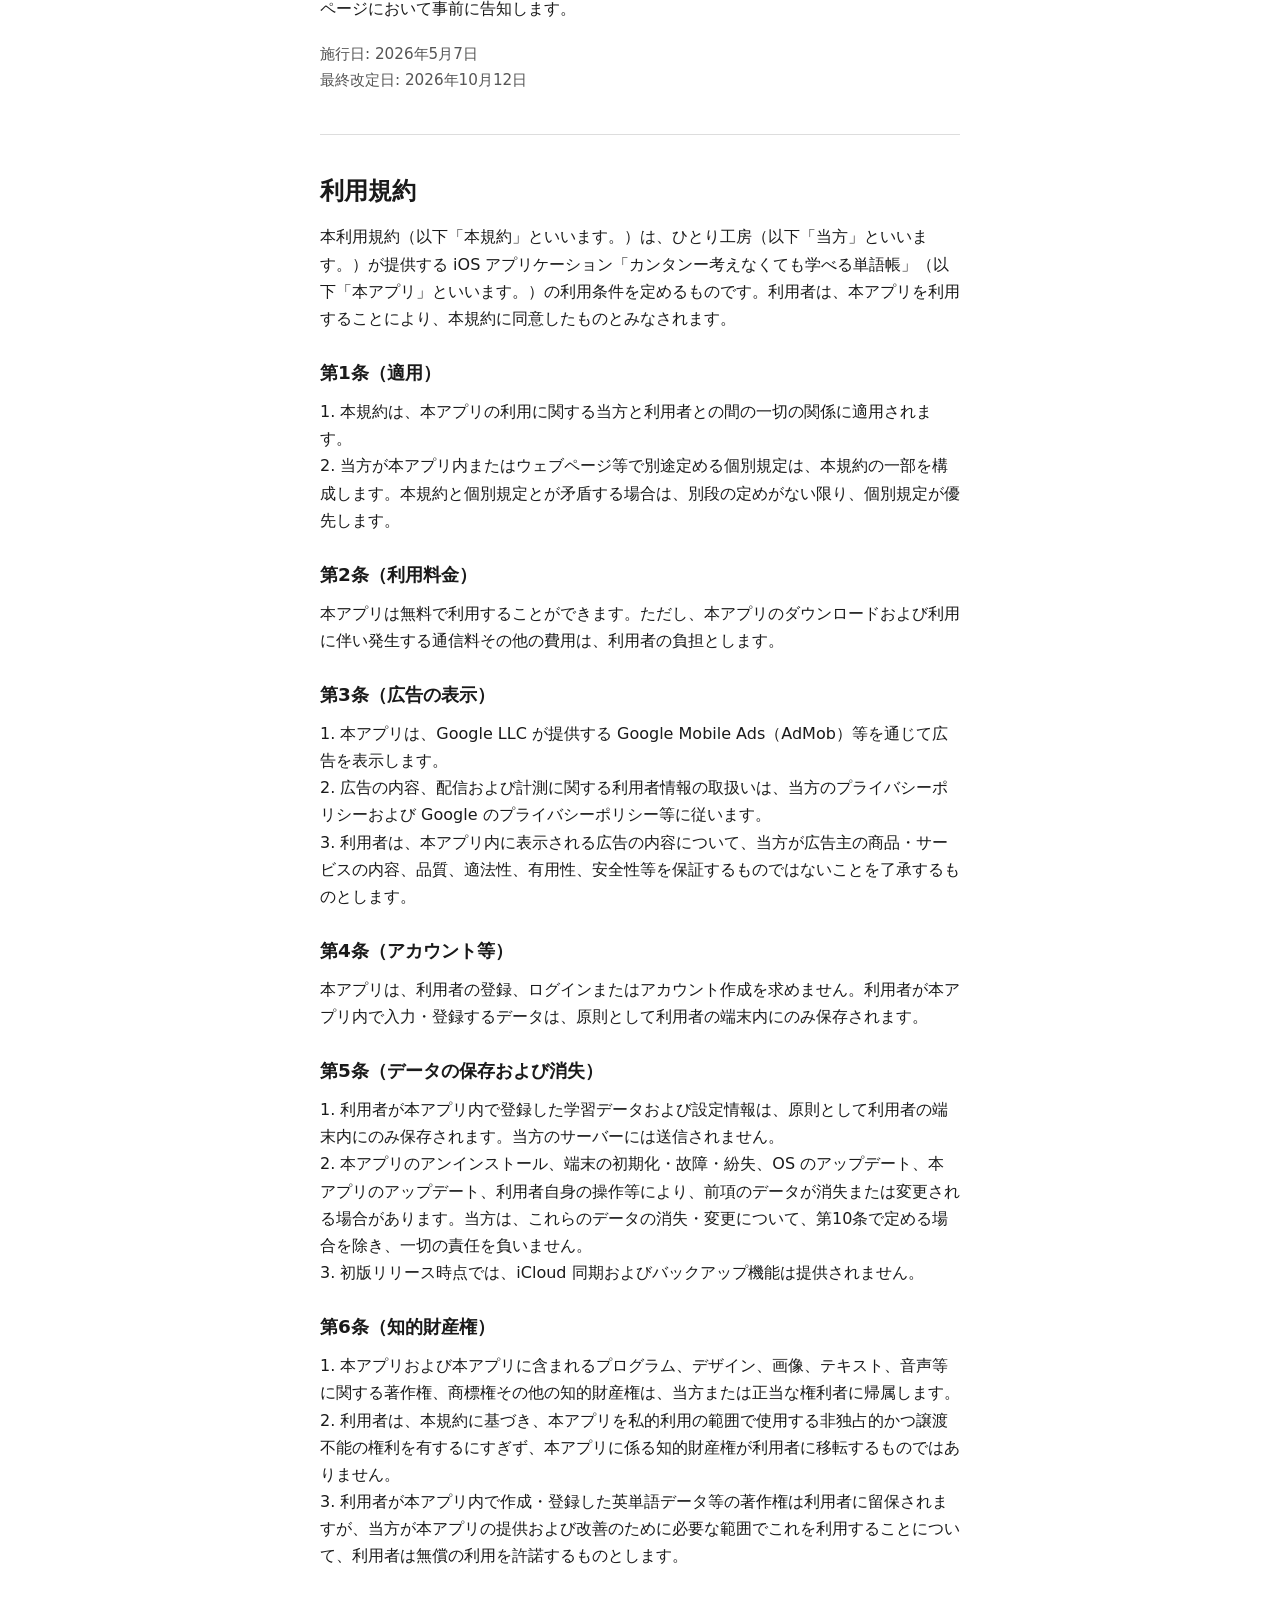
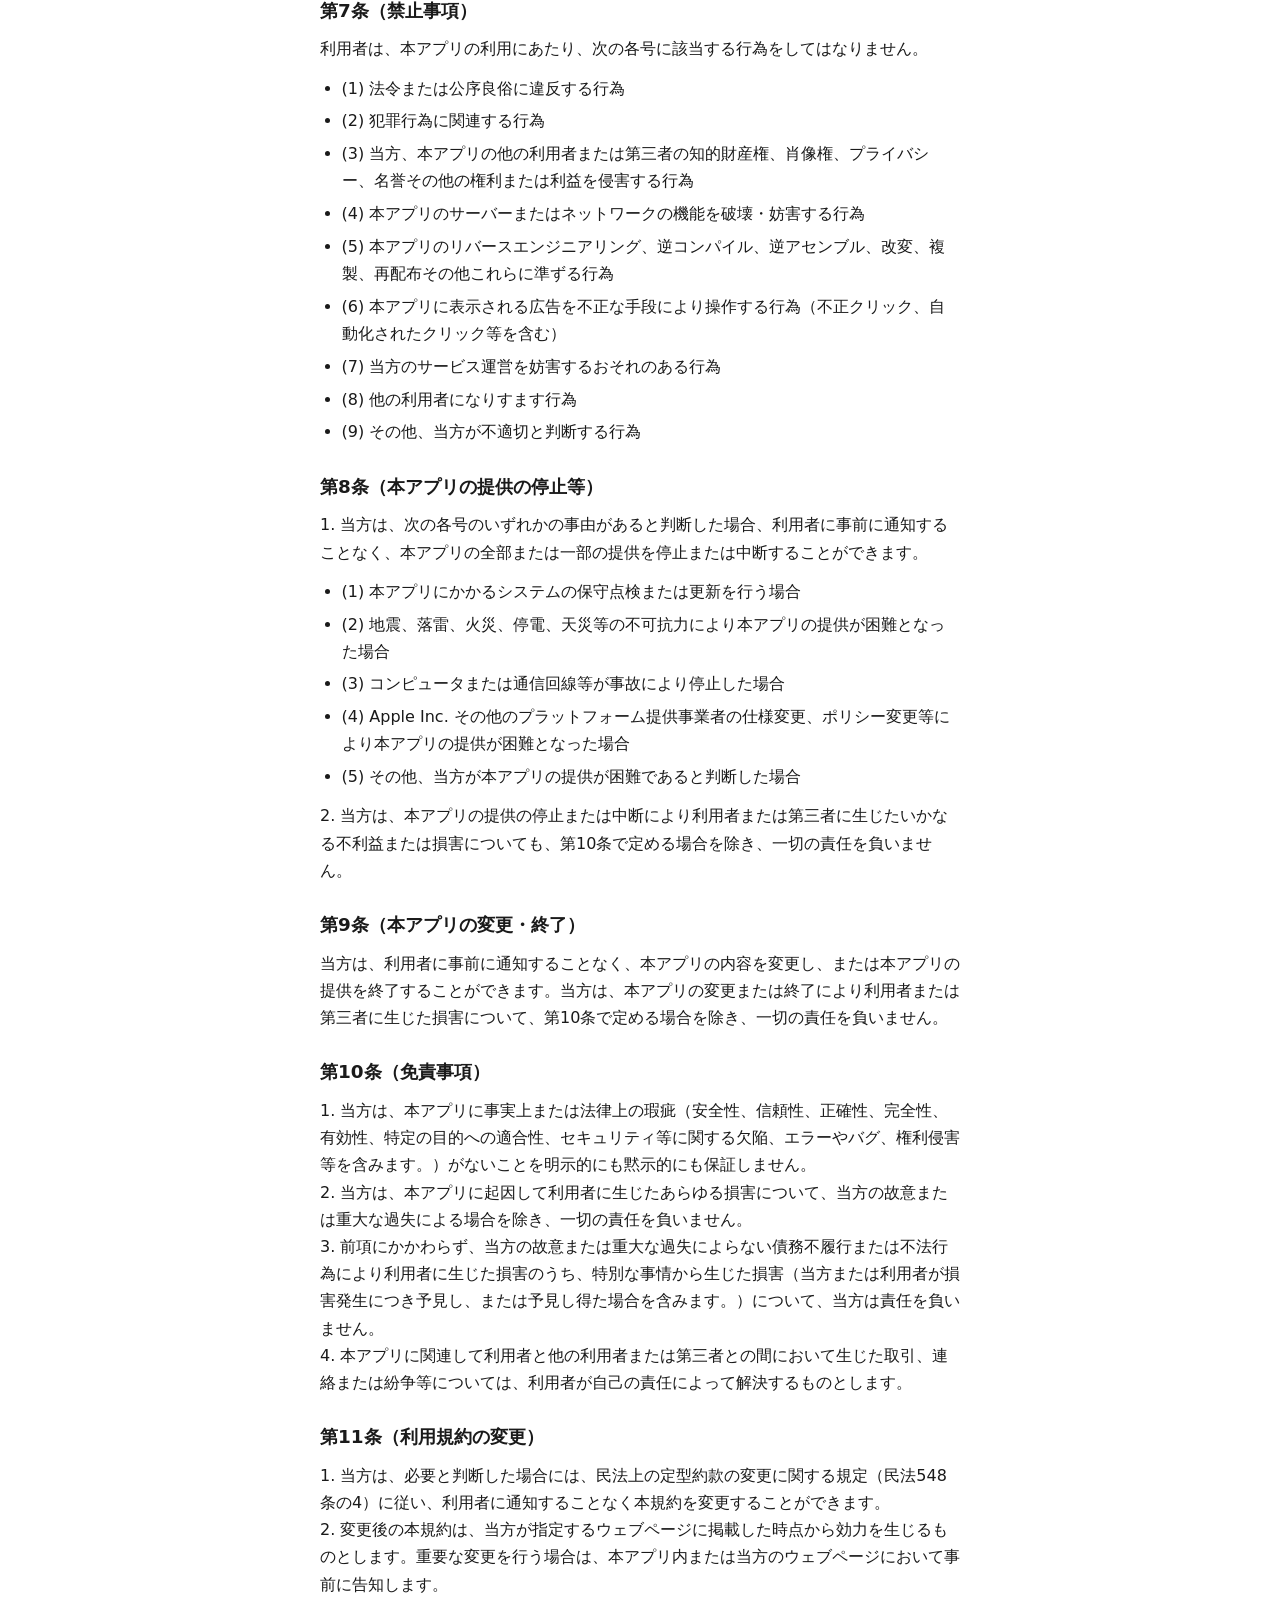
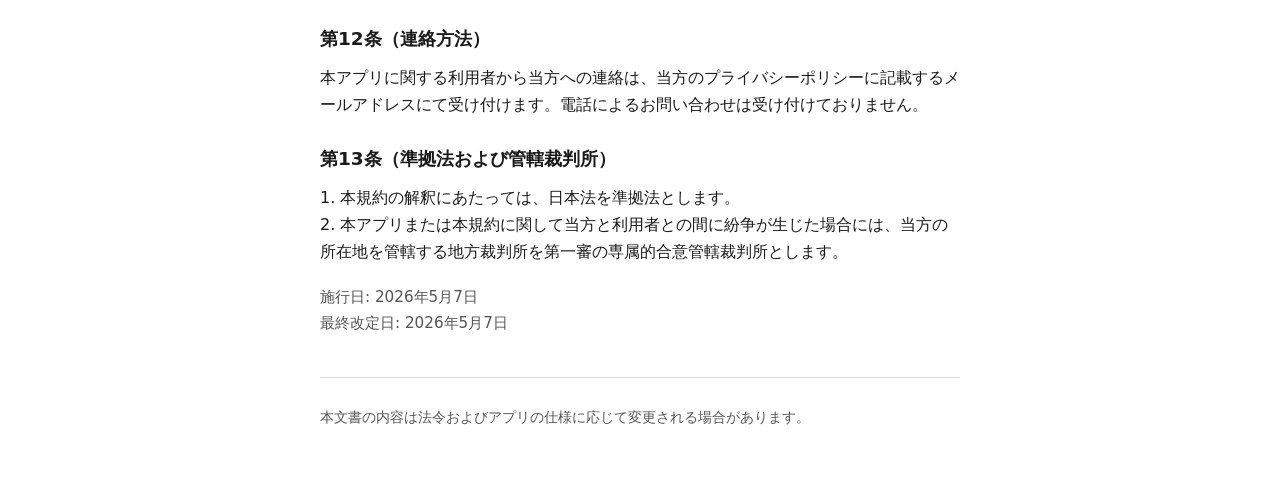
<file: docs/privacy-policy.html>
<!DOCTYPE html>
<html lang="ja">
<head>
  <meta charset="utf-8">
  <meta name="viewport" content="width=device-width, initial-scale=1">
  <title>プライバシーポリシー・利用規約 — カンタンー考えなくても学べる単語帳</title>
  <meta name="description" content="カンタンー考えなくても学べる単語帳のプライバシーポリシーおよび利用規約">
  <style>
    :root {
      color-scheme: light dark;
      --text: #1a1a1a;
      --muted: #555;
      --bg: #fff;
      --border: #ddd;
    }
    @media (prefers-color-scheme: dark) {
      :root {
        --text: #eee;
        --muted: #aaa;
        --bg: #121212;
        --border: #333;
      }
    }
    body {
      margin: 0;
      padding: 1.25rem 1rem 3rem;
      font-family: system-ui, -apple-system, "Hiragino Sans", "Hiragino Kaku Gothic ProN", Meiryo, sans-serif;
      font-size: 1rem;
      line-height: 1.7;
      color: var(--text);
      background: var(--bg);
    }
    main {
      max-width: 40rem;
      margin: 0 auto;
    }
    h1 {
      font-size: 1.5rem;
      margin: 2rem 0 1rem;
      line-height: 1.35;
    }
    article:first-of-type h1 {
      margin-top: 0;
    }
    h2 {
      font-size: 1.15rem;
      margin: 1.75rem 0 0.75rem;
      line-height: 1.4;
    }
    p {
      margin: 0.75rem 0;
    }
    ul {
      margin: 0.5rem 0 0.75rem;
      padding-left: 1.35rem;
    }
    li {
      margin: 0.35rem 0;
    }
    a {
      color: LinkText;
      word-break: break-all;
    }
    hr {
      border: none;
      border-top: 1px solid var(--border);
      margin: 2.5rem 0;
    }
    .meta-dates {
      margin-top: 1.25rem;
      color: var(--muted);
      font-size: 0.95rem;
    }
    footer {
      margin-top: 2.5rem;
      padding-top: 1rem;
      border-top: 1px solid var(--border);
      font-size: 0.85rem;
      color: var(--muted);
    }
  </style>
</head>
<body>
  <main>
    <article id="privacy-policy" aria-labelledby="privacy-heading">
      <h1 id="privacy-heading">プライバシーポリシー</h1>

      <p>ひとり工房（以下「当方」といいます。）は、当方が提供する iOS アプリケーション「カンタンー考えなくても学べる単語帳」（以下「本アプリ」といいます。）における利用者の個人情報および利用者情報（以下あわせて「利用者情報」といいます。）の取扱いについて、以下のとおりプライバシーポリシー（以下「本ポリシー」といいます。）を定めます。本ポリシーは、個人情報の保護に関する法律（以下「個人情報保護法」といいます。）その他関係法令およびガイドラインを遵守して定めるものです。</p>

      <h2>1. 事業者の名称等</h2>
      <p>本アプリの運営者は次のとおりです。</p>
      <ul>
        <li>運営者表示: ひとり工房（個人事業として運営）</li>
        <li>個人情報保護法32条1項1号にいう個人情報取扱事業者の氏名および住所については、本ポリシーには記載せず、本人からの求めに応じて遅滞なく回答します（同号括弧書の「本人の求めに応じて遅滞なく回答する場合を含む」に基づく運用とします）。回答を希望される場合は、第12条記載の問い合わせ窓口までご連絡ください。</li>
      </ul>

      <h2>2. 本ポリシーが適用される範囲</h2>
      <p>本ポリシーは、本アプリおよび本アプリに関連して当方が運営するウェブページにおける利用者情報の取扱いに適用されます。本アプリから遷移する第三者のウェブサイト・サービスにおける利用者情報の取扱いは、当該第三者のプライバシーポリシー等によります。</p>

      <h2>3. 取得する利用者情報および取得方法</h2>
      <p>当方は、本アプリの提供にあたり、以下の利用者情報を取得することがあります。</p>

      <p><strong>(1) 利用者が本アプリ内で入力・登録する情報</strong><br>
      英語・日本語の語句、学習履歴（判定日時、正誤、再チャレンジ中の学習に該当するか等）、出題面・音声の自動再生・学習リマインダー・本日の学習目標・広告表示の間隔に関するカウンタ等の各種設定。これらは原則として利用者の端末内にのみ保存され、当方のサーバーには送信されません。</p>

      <p><strong>(2) 端末上の設定情報</strong><br>
      表示設定、音声自動再生の有無、広告表示に関連するカウンタ等。利用者の端末内（UserDefaults 等）に保存されます。</p>

      <p><strong>(3) ローカル通知に関する情報</strong><br>
      学習リマインダーのスケジュール等。利用者の端末内に保存されます。通知の許可・拒否は OS の設定に従います。</p>

      <p><strong>(4) 第三者の SDK を通じて取得される情報</strong><br>
      本アプリは、後記第6条のとおり Google LLC が提供する Google Mobile Ads（AdMob）を組み込んでおり、広告の配信・表示・計測のため、AdMob および Google のパートナーが、利用者の端末から以下のような情報を取得することがあります。</p>
      <ul>
        <li>広告識別子（IDFA。利用者の同意がある場合）</li>
        <li>端末の種類、OS バージョン、言語設定等のデバイス情報</li>
        <li>IP アドレス</li>
        <li>広告との接触・タップ等の利用状況に関する情報</li>
        <li>一般的な位置情報（IP アドレスからの推定を含む）</li>
        <li>診断情報（クラッシュ情報等）</li>
      </ul>
      <p>これらの情報は、Google および Google のパートナーのプライバシーポリシーに従って取り扱われます。詳細は次の各リンクをご参照ください。</p>
      <ul>
        <li>Google プライバシーポリシー: <a href="https://policies.google.com/privacy">https://policies.google.com/privacy</a></li>
        <li>Google が広告で使用する情報: <a href="https://policies.google.com/technologies/ads">https://policies.google.com/technologies/ads</a></li>
        <li>Google 広告ポリシー: <a href="https://policies.google.com/technologies/partner-sites">https://policies.google.com/technologies/partner-sites</a></li>
      </ul>

      <p><strong>(5) 利用状況の分析ツールを通じて取得される情報</strong><br>
      本アプリは、アプリの改善のため、Google LLC が提供する Google Analytics for Firebase を組み込んでおり、以下のような利用状況に関する情報が Google のサーバーに送信されることがあります。</p>
      <ul>
        <li>画面の表示やボタン操作等の操作の種類と回数（例：学習の開始・完了、正解・不正解の回数、単語の追加・削除の回数）</li>
        <li>アプリのバージョン、端末の種類、OS バージョン、言語設定等のデバイス情報</li>
        <li>アプリごとに生成される識別子（アプリインスタンス ID）</li>
        <li>IP アドレス（Google 側でマスク処理のうえ、国・地域程度の大まかな位置情報の推定に用いられます）</li>
      </ul>
      <p>利用者が登録した英語・日本語の語句、検索語、学習履歴の内容そのものは送信しません。これらの情報は、Google のプライバシーポリシーに従って取り扱われます（<a href="https://policies.google.com/privacy">https://policies.google.com/privacy</a>）。送信は、本アプリの「設定」&gt;「プライバシー」&gt;「利用状況の送信」をオフにすることで停止できます。</p>

      <p><strong>(6) Apple App Store を通じて取得される情報</strong><br>
      利用者が App Store 経由で本アプリを取得・利用する際、Apple Inc. により集計されたアプリの利用状況、クラッシュ情報等が、App Store Connect の Apple Analytics を通じて当方に提供されることがあります。これらは Apple のプライバシーポリシーに従って取り扱われます。</p>

      <h2>4. 利用目的</h2>
      <p>当方は、取得した利用者情報を、次の目的で利用します。</p>
      <ul>
        <li>本アプリの提供、機能の改善および新機能の開発</li>
        <li>本アプリの利用状況の分析（画面の操作回数、学習の進み方等の集計。個人を特定しない形で行います）</li>
        <li>不具合・障害の対応および原因解析</li>
        <li>広告の配信、表示および効果測定</li>
        <li>利用規約等に違反する行為への対応</li>
        <li>利用者からのお問い合わせへの対応</li>
        <li>個人情報保護法その他法令に基づく対応</li>
      </ul>

      <h2>5. 端末内保存を主とする設計について</h2>
      <p>本アプリは、利用者が登録・蓄積する学習データおよびアプリ設定情報を、原則として利用者の端末内にのみ保存します。当方は、当方が運営するサーバーにこれらの学習データを送信・保管しません。したがって、利用者が本アプリを削除した場合、または端末が初期化・故障した場合、これらの学習データは復元できないことがあります。利用者は、必要に応じてご自身でデータの管理を行ってください。</p>
      <p>なお、初版時点では iCloud 同期および iCloud バックアップによるデータ同期機能は提供しておりません。</p>

      <h2>6. 第三者提供・第三者サービスの利用</h2>
      <p>(1) 当方は、利用者本人の同意がある場合または個人情報保護法その他法令で許容される場合を除き、利用者情報を第三者に提供しません。</p>
      <p>(2) 本アプリは、広告配信のため Google LLC が提供する Google Mobile Ads（AdMob）を利用しています。AdMob の利用に伴い、第3条(4)に記載の情報が Google および Google のパートナーにおいて取得・利用されることがあります。これらは Google および各パートナーのプライバシーポリシーに従って取り扱われます。</p>
      <p>(3) 利用者は、Google が提供する広告設定ページ（<a href="https://adssettings.google.com/">https://adssettings.google.com/</a>）から、Google による広告のパーソナライズを停止することができます。また、Digital Advertising Alliance（<a href="https://www.aboutads.info/choices/">https://www.aboutads.info/choices/</a>）、European Interactive Digital Advertising Alliance（<a href="https://www.youronlinechoices.eu/">https://www.youronlinechoices.eu/</a>）等が提供する仕組みを通じても、関心連動型広告のオプトアウトを行うことができます。</p>
      <p>(4) 本アプリは、欧州経済領域、英国、スイス等の地域の利用者に対し、Google User Messaging Platform（UMP）を通じて、広告配信に関する同意取得メッセージを表示することがあります。</p>
      <p>(5) 本アプリは、利用状況の分析のため Google LLC が提供する Google Analytics for Firebase を利用しています。これに伴い、第3条(5)に記載の情報が Google において取得・利用されることがあります。これらは Google のプライバシーポリシーに従って取り扱われます。</p>

      <h2>7. 外国にある第三者への提供</h2>
      <p>第6条の AdMob および Google Analytics for Firebase の利用に伴い、Google LLC（米国）および Google が指定する国・地域に所在するパートナー事業者に対して、第3条(4)および(5)に記載の情報が提供されることがあります。当該国・地域における個人情報の保護に関する制度については、個人情報保護委員会のウェブサイト（<a href="https://www.ppc.go.jp/personalinfo/legal/kaiseihogohou/">https://www.ppc.go.jp/personalinfo/legal/kaiseihogohou/</a>）に掲載された情報をご参照ください。Google LLC が講じている個人情報保護のための措置については、前記第3条(4)に記載した Google のプライバシーポリシーをご参照ください。</p>

      <h2>8. App Tracking Transparency（ATT）について</h2>
      <p>iOS の仕様に基づき、本アプリは、初回起動時その他の機会において、利用者にトラッキングの許可を求めるダイアログ（App Tracking Transparency）を表示することがあります。利用者が許可した場合、本アプリおよび AdMob は、広告識別子（IDFA）を用いて関心連動型広告等の目的でトラッキングを行うことがあります。利用者は、iOS の「設定」アプリの「プライバシーとセキュリティ」 &gt; 「トラッキング」から、いつでも当該許可を変更することができます。</p>

      <h2>9. 安全管理措置</h2>
      <p>当方は、利用者情報の漏えい、滅失または毀損の防止その他の安全管理のため、必要かつ適切な措置を講じます。具体的な措置の内容については、本人からの求めに応じて遅滞なく回答します。</p>

      <h2>10. 利用者情報の管理および削除</h2>
      <p>(1) 本アプリ内に保存された学習データおよび設定情報は、本アプリをアンインストールすることにより、原則として端末から削除されます。</p>
      <p>(2) ローカル通知の許可・拒否、トラッキングの許可・拒否は、いずれも iOS の「設定」アプリから変更することができます。</p>
      <p>(3) 利用状況の分析ツール（第3条(5)）への送信は、本アプリの「設定」&gt;「プライバシー」&gt;「利用状況の送信」をオフにすることで停止できます。</p>

      <h2>11. 開示等の請求</h2>
      <p>利用者は、当方に対し、個人情報保護法に基づき、保有個人データの開示、訂正、追加、削除、利用停止、消去、第三者提供の停止、利用目的の通知を求めることができます。請求の方法および本人確認の手続については、第12条の問い合わせ窓口までご連絡ください。</p>

      <h2>12. 問い合わせ窓口</h2>
      <p>本ポリシーに関するお問い合わせ、第1条記載の事業者の氏名・住所の確認、および第11条の開示等の請求は、以下の窓口にて受け付けます。</p>
      <ul>
        <li>運営者: ひとり工房</li>
        <li>メールアドレス: <a href="mailto:b6259262@gmail.com">b6259262@gmail.com</a></li>
      </ul>
      <p>電話によるお問い合わせは受け付けておりません。</p>

      <h2>13. 本ポリシーの改定</h2>
      <p>当方は、法令の変更、本アプリの仕様変更その他の事情に応じて、本ポリシーを改定することがあります。改定後の本ポリシーは、当方が指定するウェブページに掲載した時点から効力を生じるものとします。重要な変更を行う場合は、本アプリ内または当方のウェブページにおいて事前に告知します。</p>

      <p class="meta-dates">施行日: 2026年5月7日<br>最終改定日: 2026年10月12日</p>
    </article>

    <hr>

    <article id="terms-of-service" aria-labelledby="terms-heading">
      <h1 id="terms-heading">利用規約</h1>

      <p>本利用規約（以下「本規約」といいます。）は、ひとり工房（以下「当方」といいます。）が提供する iOS アプリケーション「カンタンー考えなくても学べる単語帳」（以下「本アプリ」といいます。）の利用条件を定めるものです。利用者は、本アプリを利用することにより、本規約に同意したものとみなされます。</p>

      <h2>第1条（適用）</h2>
      <p>1. 本規約は、本アプリの利用に関する当方と利用者との間の一切の関係に適用されます。<br>
      2. 当方が本アプリ内またはウェブページ等で別途定める個別規定は、本規約の一部を構成します。本規約と個別規定とが矛盾する場合は、別段の定めがない限り、個別規定が優先します。</p>

      <h2>第2条（利用料金）</h2>
      <p>本アプリは無料で利用することができます。ただし、本アプリのダウンロードおよび利用に伴い発生する通信料その他の費用は、利用者の負担とします。</p>

      <h2>第3条（広告の表示）</h2>
      <p>1. 本アプリは、Google LLC が提供する Google Mobile Ads（AdMob）等を通じて広告を表示します。<br>
      2. 広告の内容、配信および計測に関する利用者情報の取扱いは、当方のプライバシーポリシーおよび Google のプライバシーポリシー等に従います。<br>
      3. 利用者は、本アプリ内に表示される広告の内容について、当方が広告主の商品・サービスの内容、品質、適法性、有用性、安全性等を保証するものではないことを了承するものとします。</p>

      <h2>第4条（アカウント等）</h2>
      <p>本アプリは、利用者の登録、ログインまたはアカウント作成を求めません。利用者が本アプリ内で入力・登録するデータは、原則として利用者の端末内にのみ保存されます。</p>

      <h2>第5条（データの保存および消失）</h2>
      <p>1. 利用者が本アプリ内で登録した学習データおよび設定情報は、原則として利用者の端末内にのみ保存されます。当方のサーバーには送信されません。<br>
      2. 本アプリのアンインストール、端末の初期化・故障・紛失、OS のアップデート、本アプリのアップデート、利用者自身の操作等により、前項のデータが消失または変更される場合があります。当方は、これらのデータの消失・変更について、第10条で定める場合を除き、一切の責任を負いません。<br>
      3. 初版リリース時点では、iCloud 同期およびバックアップ機能は提供されません。</p>

      <h2>第6条（知的財産権）</h2>
      <p>1. 本アプリおよび本アプリに含まれるプログラム、デザイン、画像、テキスト、音声等に関する著作権、商標権その他の知的財産権は、当方または正当な権利者に帰属します。<br>
      2. 利用者は、本規約に基づき、本アプリを私的利用の範囲で使用する非独占的かつ譲渡不能の権利を有するにすぎず、本アプリに係る知的財産権が利用者に移転するものではありません。<br>
      3. 利用者が本アプリ内で作成・登録した英単語データ等の著作権は利用者に留保されますが、当方が本アプリの提供および改善のために必要な範囲でこれを利用することについて、利用者は無償の利用を許諾するものとします。</p>

      <h2>第7条（禁止事項）</h2>
      <p>利用者は、本アプリの利用にあたり、次の各号に該当する行為をしてはなりません。</p>
      <ul>
        <li>(1) 法令または公序良俗に違反する行為</li>
        <li>(2) 犯罪行為に関連する行為</li>
        <li>(3) 当方、本アプリの他の利用者または第三者の知的財産権、肖像権、プライバシー、名誉その他の権利または利益を侵害する行為</li>
        <li>(4) 本アプリのサーバーまたはネットワークの機能を破壊・妨害する行為</li>
        <li>(5) 本アプリのリバースエンジニアリング、逆コンパイル、逆アセンブル、改変、複製、再配布その他これらに準ずる行為</li>
        <li>(6) 本アプリに表示される広告を不正な手段により操作する行為（不正クリック、自動化されたクリック等を含む）</li>
        <li>(7) 当方のサービス運営を妨害するおそれのある行為</li>
        <li>(8) 他の利用者になりすます行為</li>
        <li>(9) その他、当方が不適切と判断する行為</li>
      </ul>

      <h2>第8条（本アプリの提供の停止等）</h2>
      <p>1. 当方は、次の各号のいずれかの事由があると判断した場合、利用者に事前に通知することなく、本アプリの全部または一部の提供を停止または中断することができます。</p>
      <ul>
        <li>(1) 本アプリにかかるシステムの保守点検または更新を行う場合</li>
        <li>(2) 地震、落雷、火災、停電、天災等の不可抗力により本アプリの提供が困難となった場合</li>
        <li>(3) コンピュータまたは通信回線等が事故により停止した場合</li>
        <li>(4) Apple Inc. その他のプラットフォーム提供事業者の仕様変更、ポリシー変更等により本アプリの提供が困難となった場合</li>
        <li>(5) その他、当方が本アプリの提供が困難であると判断した場合</li>
      </ul>
      <p>2. 当方は、本アプリの提供の停止または中断により利用者または第三者に生じたいかなる不利益または損害についても、第10条で定める場合を除き、一切の責任を負いません。</p>

      <h2>第9条（本アプリの変更・終了）</h2>
      <p>当方は、利用者に事前に通知することなく、本アプリの内容を変更し、または本アプリの提供を終了することができます。当方は、本アプリの変更または終了により利用者または第三者に生じた損害について、第10条で定める場合を除き、一切の責任を負いません。</p>

      <h2>第10条（免責事項）</h2>
      <p>1. 当方は、本アプリに事実上または法律上の瑕疵（安全性、信頼性、正確性、完全性、有効性、特定の目的への適合性、セキュリティ等に関する欠陥、エラーやバグ、権利侵害等を含みます。）がないことを明示的にも黙示的にも保証しません。<br>
      2. 当方は、本アプリに起因して利用者に生じたあらゆる損害について、当方の故意または重大な過失による場合を除き、一切の責任を負いません。<br>
      3. 前項にかかわらず、当方の故意または重大な過失によらない債務不履行または不法行為により利用者に生じた損害のうち、特別な事情から生じた損害（当方または利用者が損害発生につき予見し、または予見し得た場合を含みます。）について、当方は責任を負いません。<br>
      4. 本アプリに関連して利用者と他の利用者または第三者との間において生じた取引、連絡または紛争等については、利用者が自己の責任によって解決するものとします。</p>

      <h2>第11条（利用規約の変更）</h2>
      <p>1. 当方は、必要と判断した場合には、民法上の定型約款の変更に関する規定（民法548条の4）に従い、利用者に通知することなく本規約を変更することができます。<br>
      2. 変更後の本規約は、当方が指定するウェブページに掲載した時点から効力を生じるものとします。重要な変更を行う場合は、本アプリ内または当方のウェブページにおいて事前に告知します。</p>

      <h2>第12条（連絡方法）</h2>
      <p>本アプリに関する利用者から当方への連絡は、当方のプライバシーポリシーに記載するメールアドレスにて受け付けます。電話によるお問い合わせは受け付けておりません。</p>

      <h2>第13条（準拠法および管轄裁判所）</h2>
      <p>1. 本規約の解釈にあたっては、日本法を準拠法とします。<br>
      2. 本アプリまたは本規約に関して当方と利用者との間に紛争が生じた場合には、当方の所在地を管轄する地方裁判所を第一審の専属的合意管轄裁判所とします。</p>

      <p class="meta-dates">施行日: 2026年5月7日<br>最終改定日: 2026年5月7日</p>
    </article>

    <footer>
      <p>本文書の内容は法令およびアプリの仕様に応じて変更される場合があります。</p>
    </footer>
  </main>
</body>
</html>
</file>
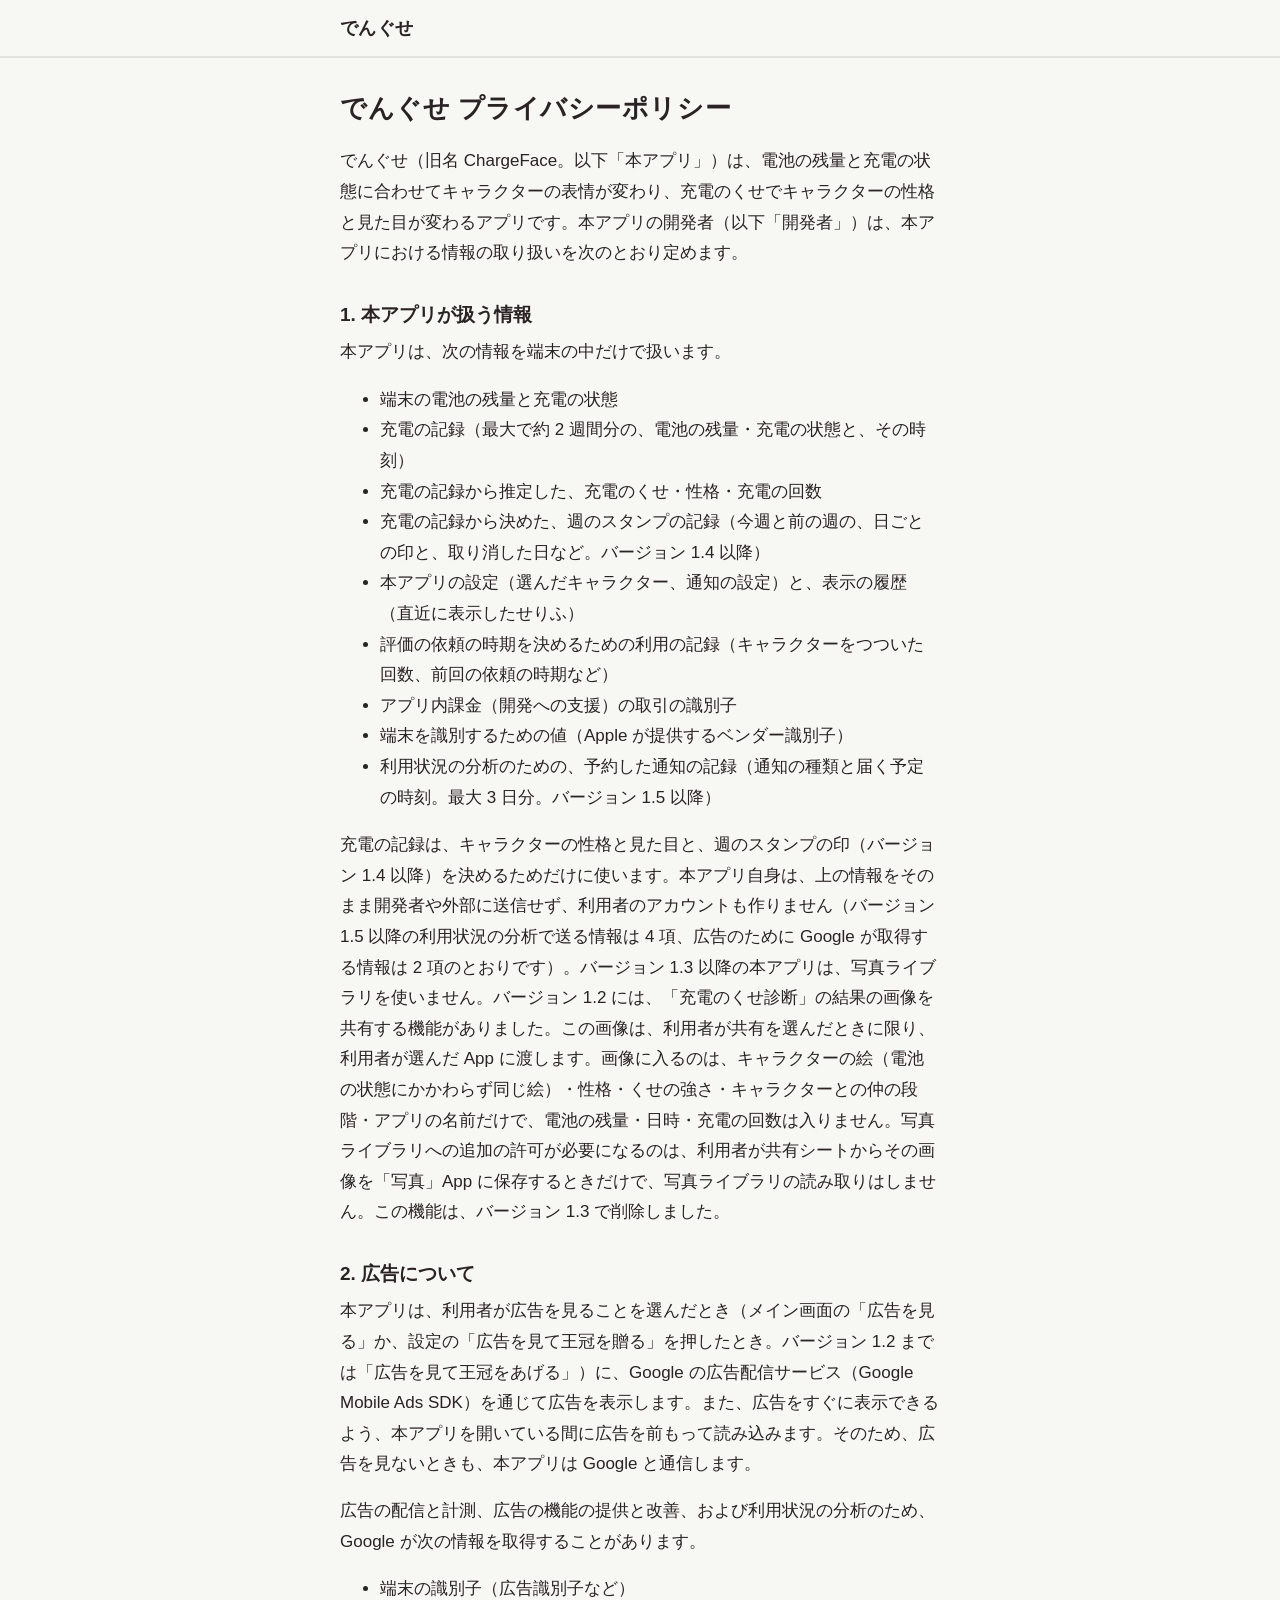
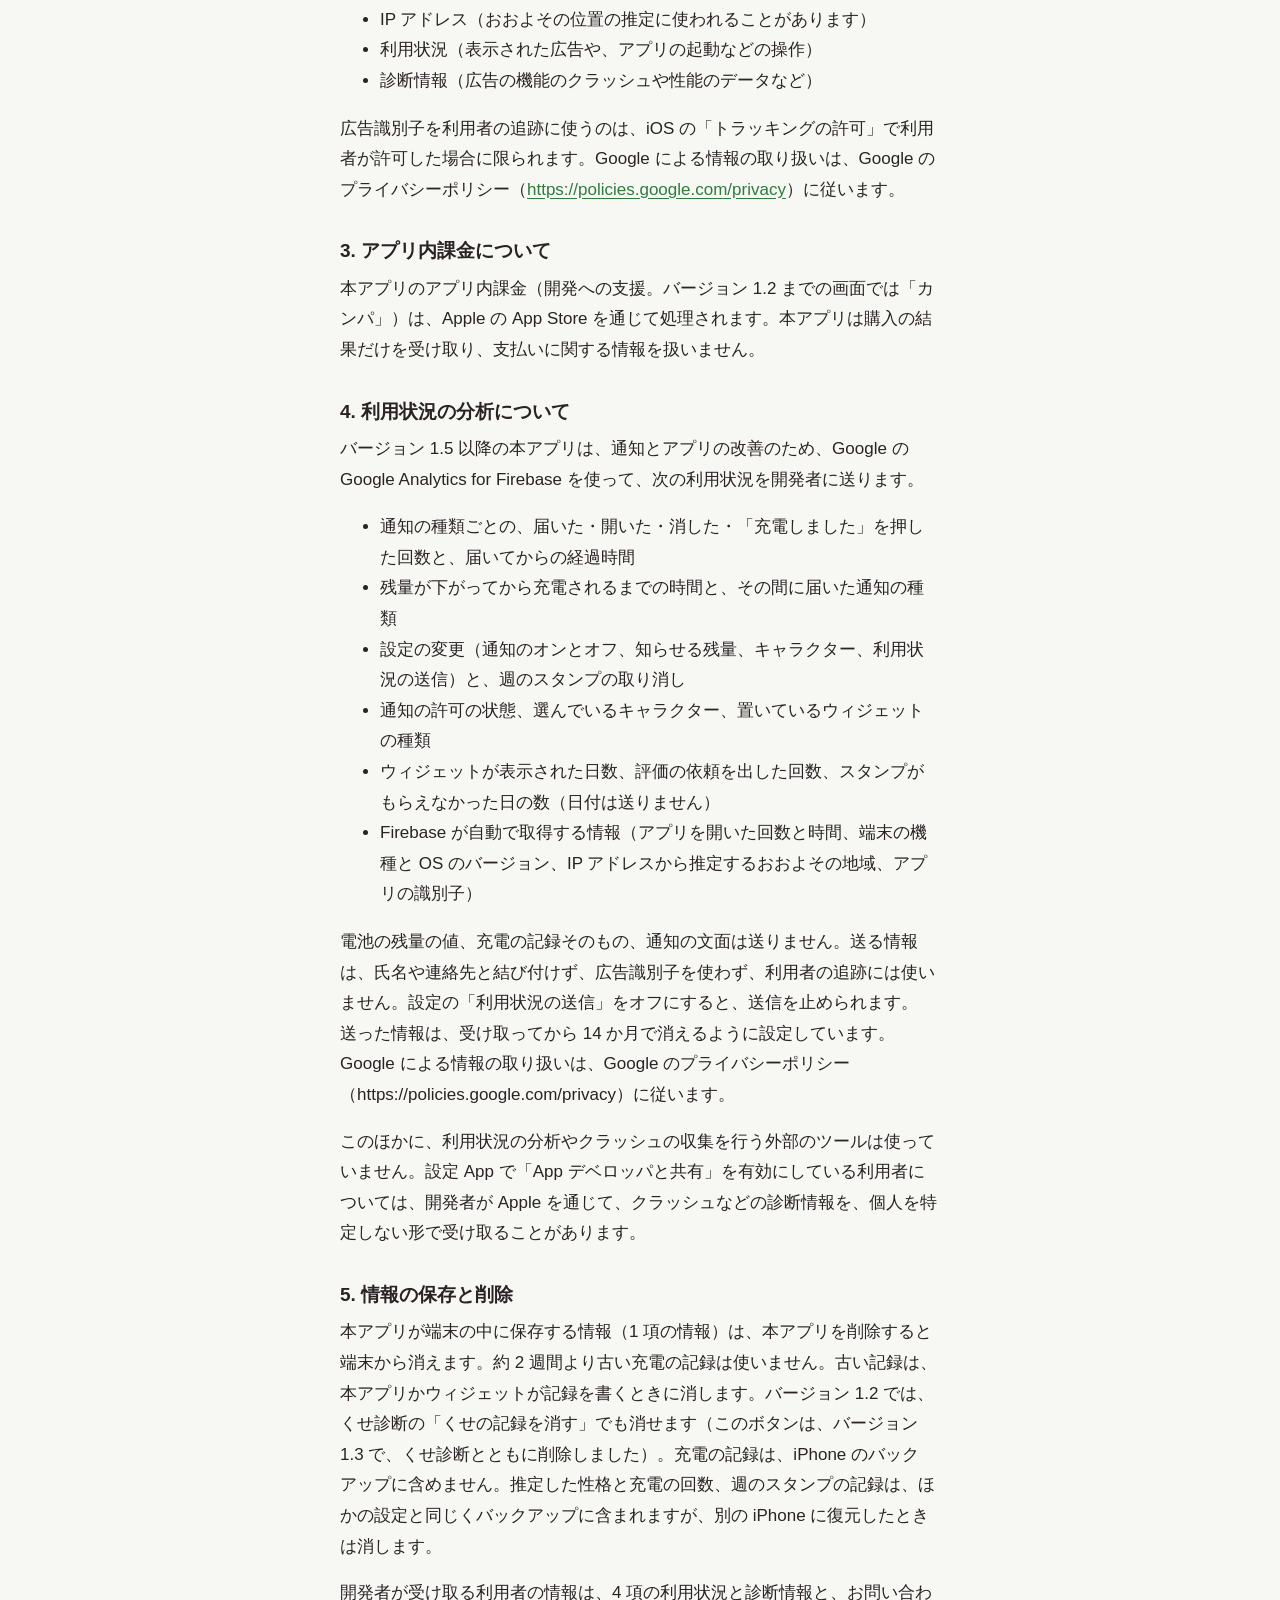
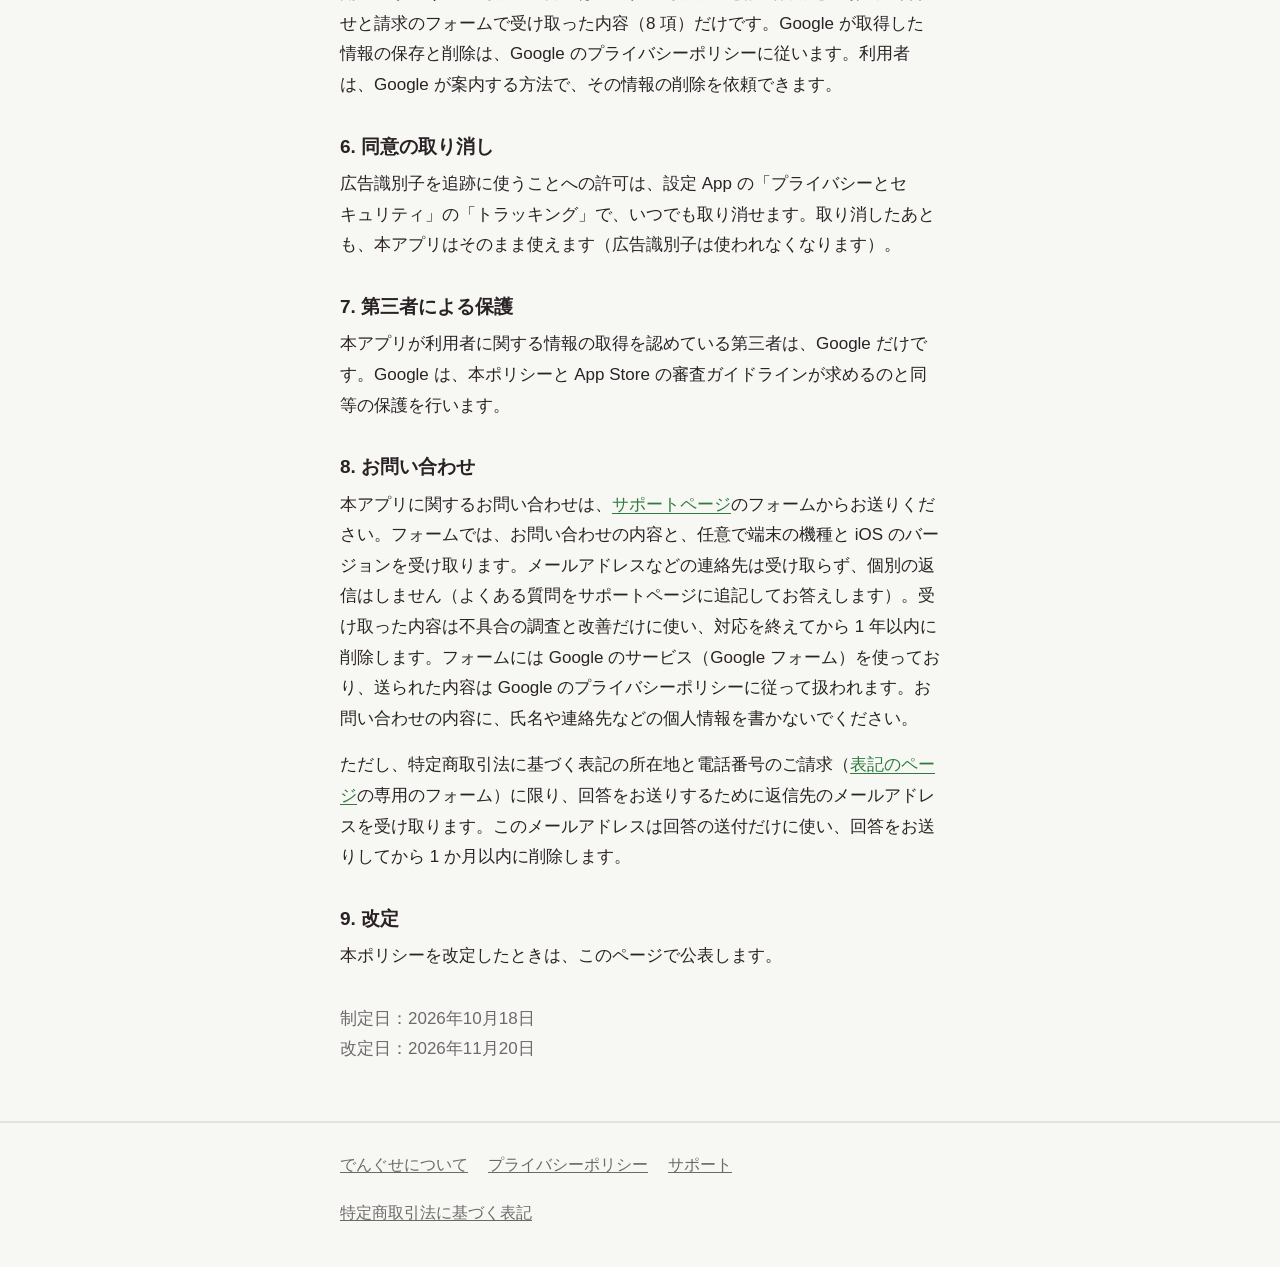
<file: docs/chargeface/privacy.html>
<!doctype html>
<html lang="ja">
<head>
<meta charset="utf-8">
<meta name="viewport" content="width=device-width, initial-scale=1">
<title>ページを移しました（でんぐせ プライバシーポリシー）</title>
<meta name="robots" content="noindex">
<meta http-equiv="refresh" content="0; url=../denguse/privacy.html">
<link rel="canonical" href="https://hitorino-hito.github.io/denguse/privacy.html">
<link rel="stylesheet" href="../denguse/style.css">
</head>
<body>
<header class="site-header"><div class="wrap"><a class="brand" href="../denguse/">でんぐせ</a></div></header>
<main>
<div class="wrap">
<h1>ページを移しました</h1>
<p>ChargeFace は、名前を「でんぐせ」に改めました。このページは、新しい URL に移りました。新しいページが自動的に表示されないときは、次のリンクを押してください。</p>
<ul class="links" role="list">
<li><a href="../denguse/privacy.html">でんぐせ プライバシーポリシー</a></li>
</ul>
</div>
</main>
</body>
</html>
</file>
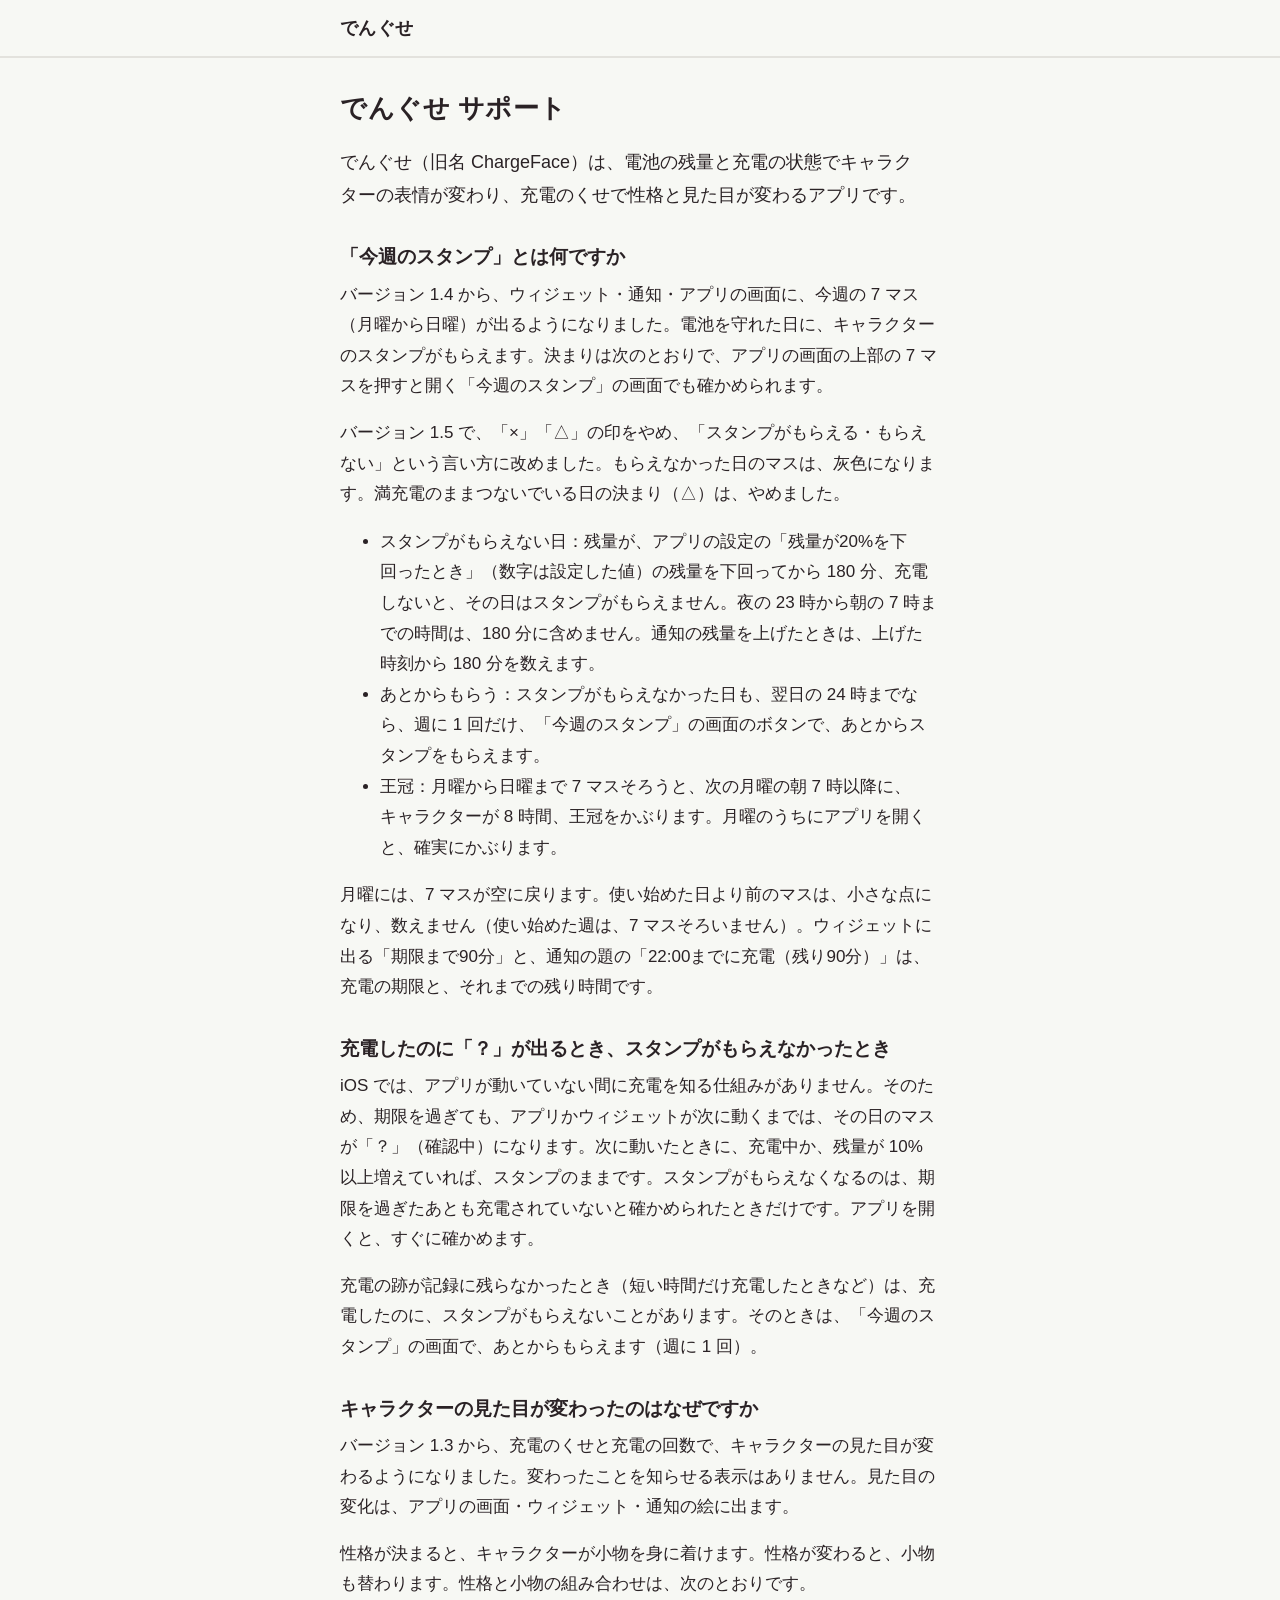
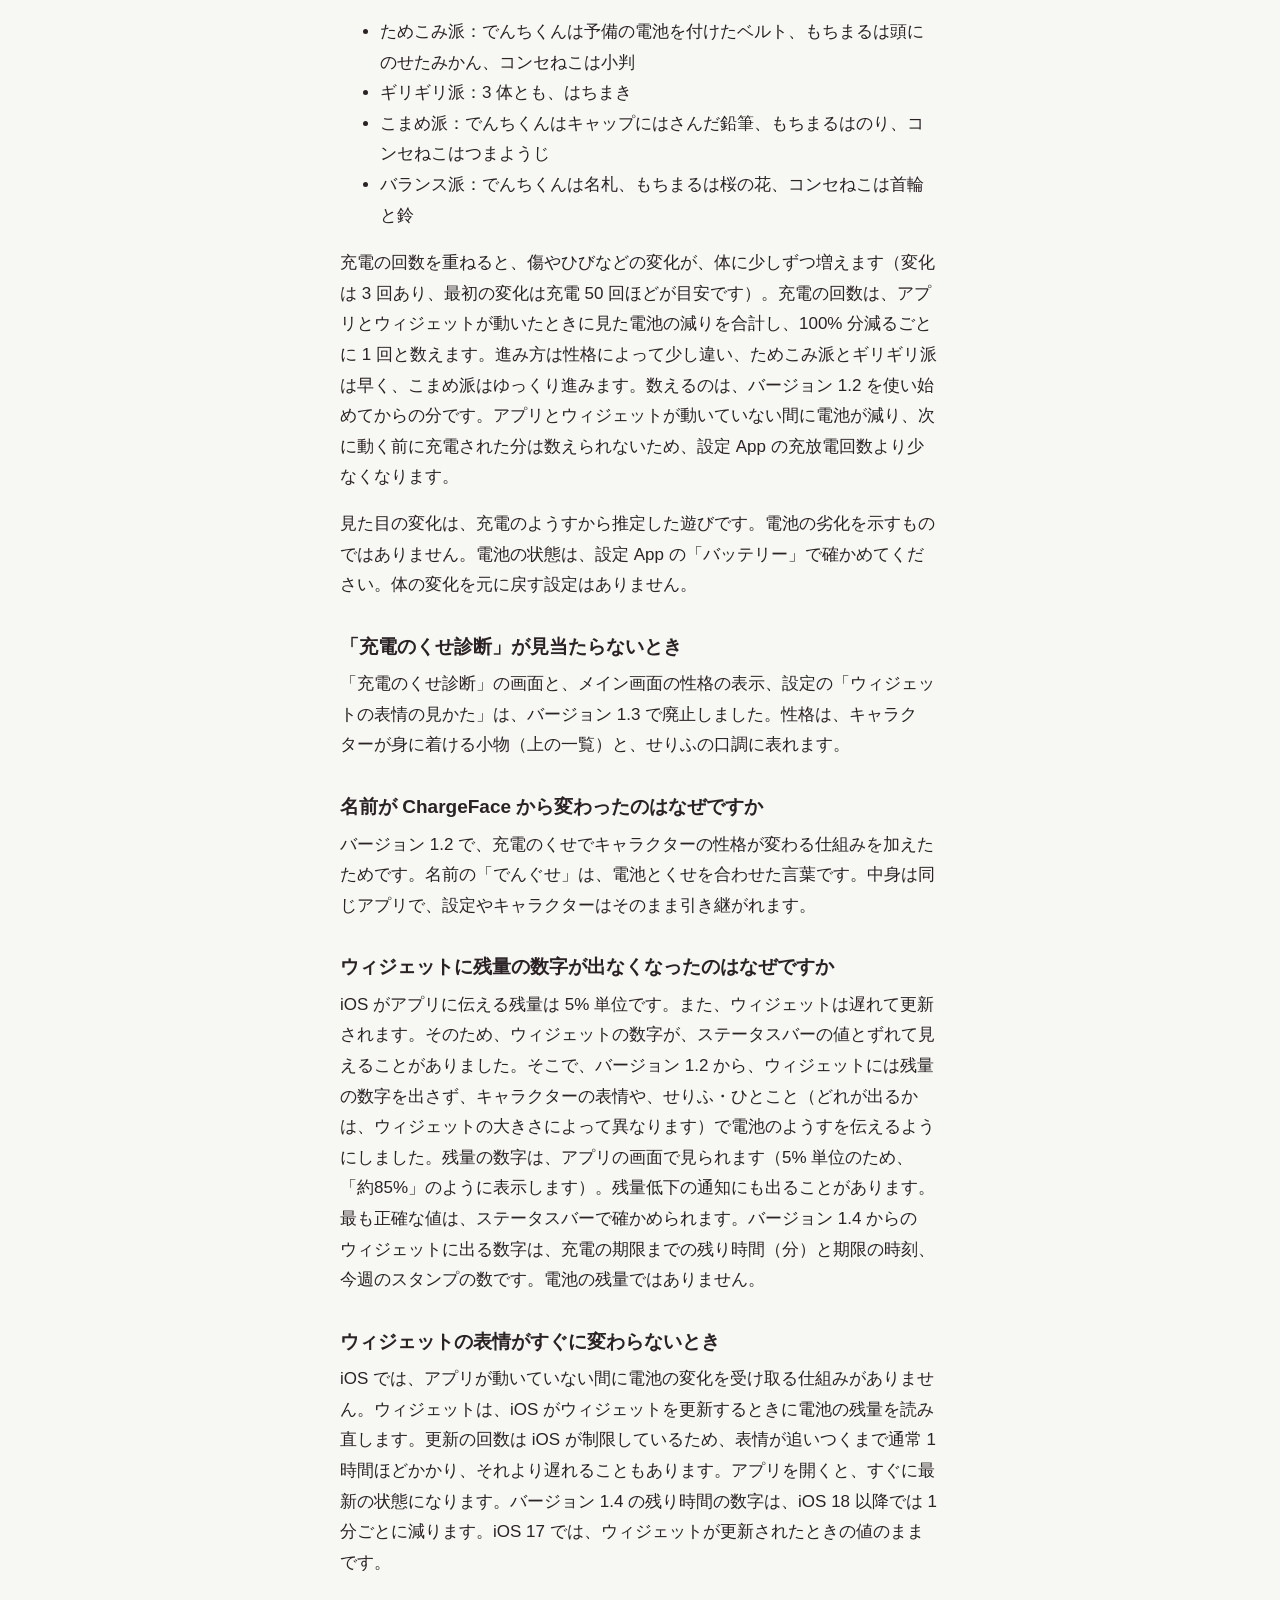
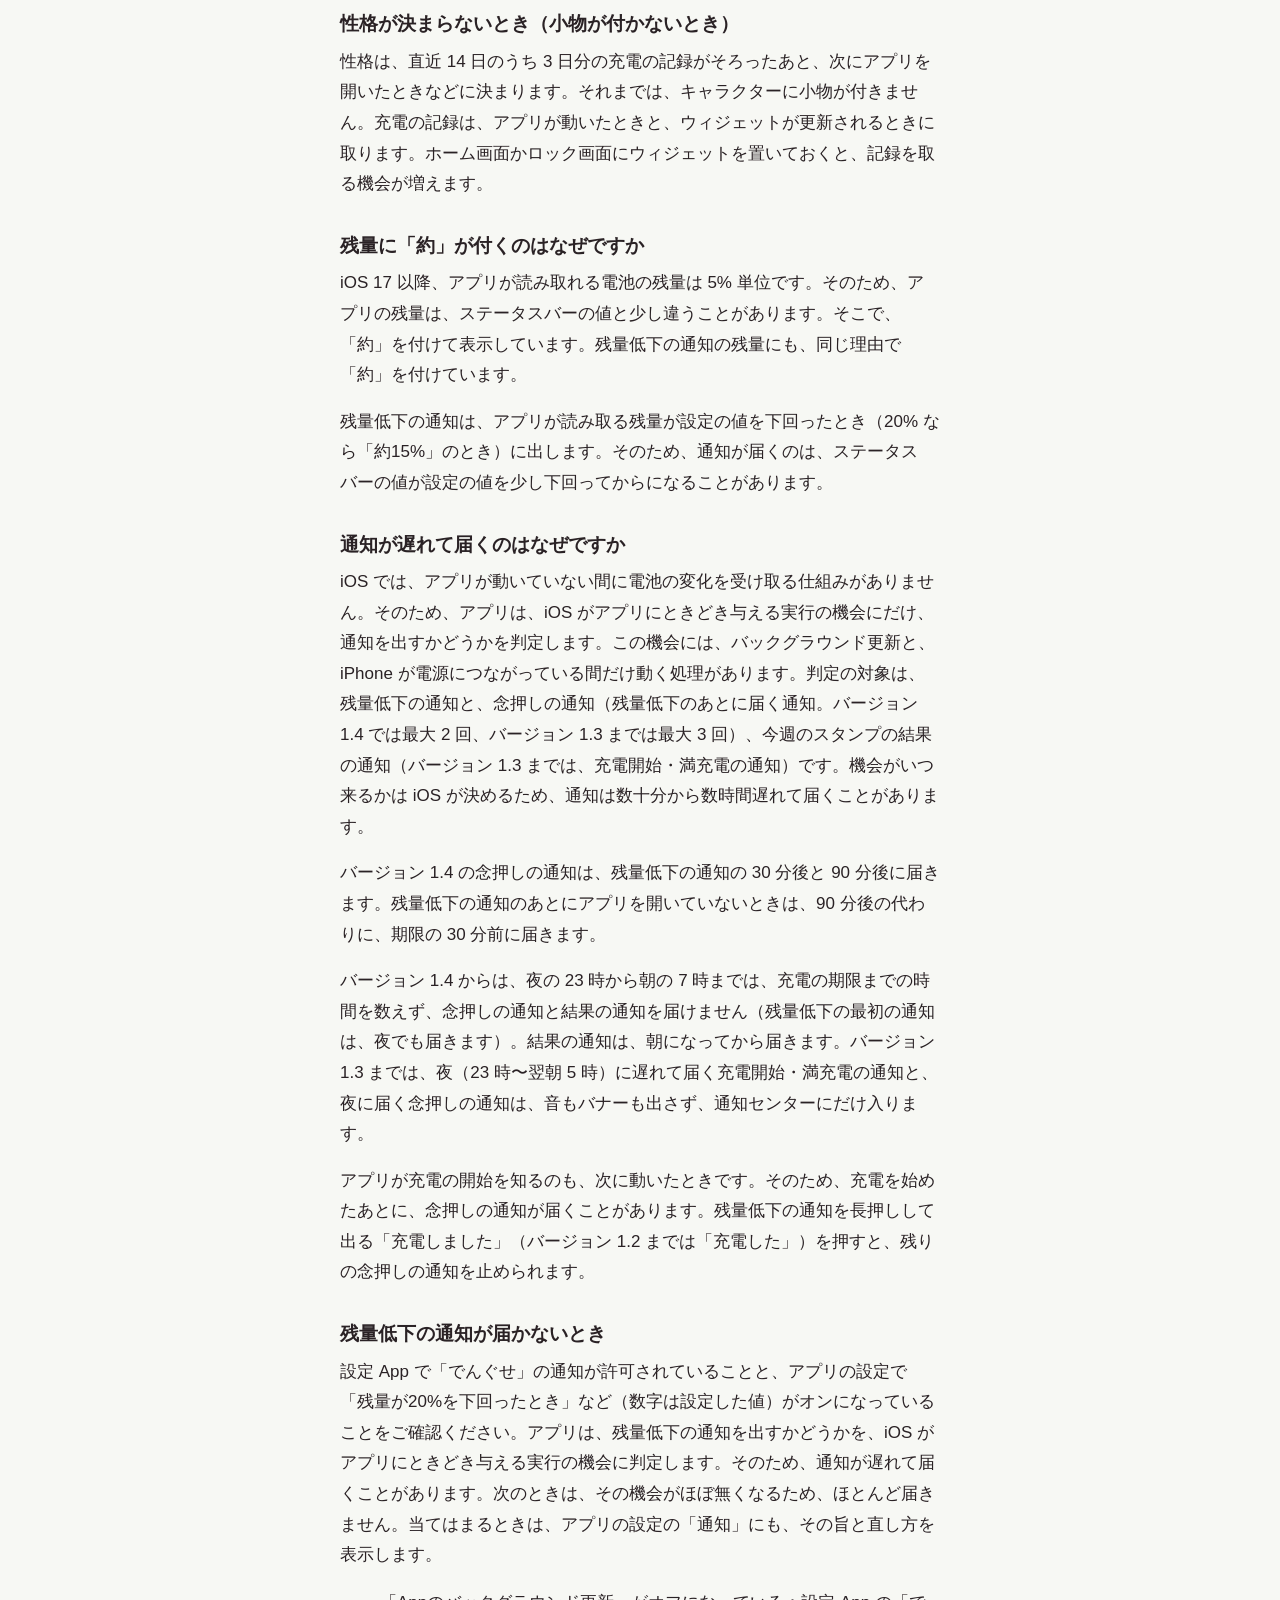
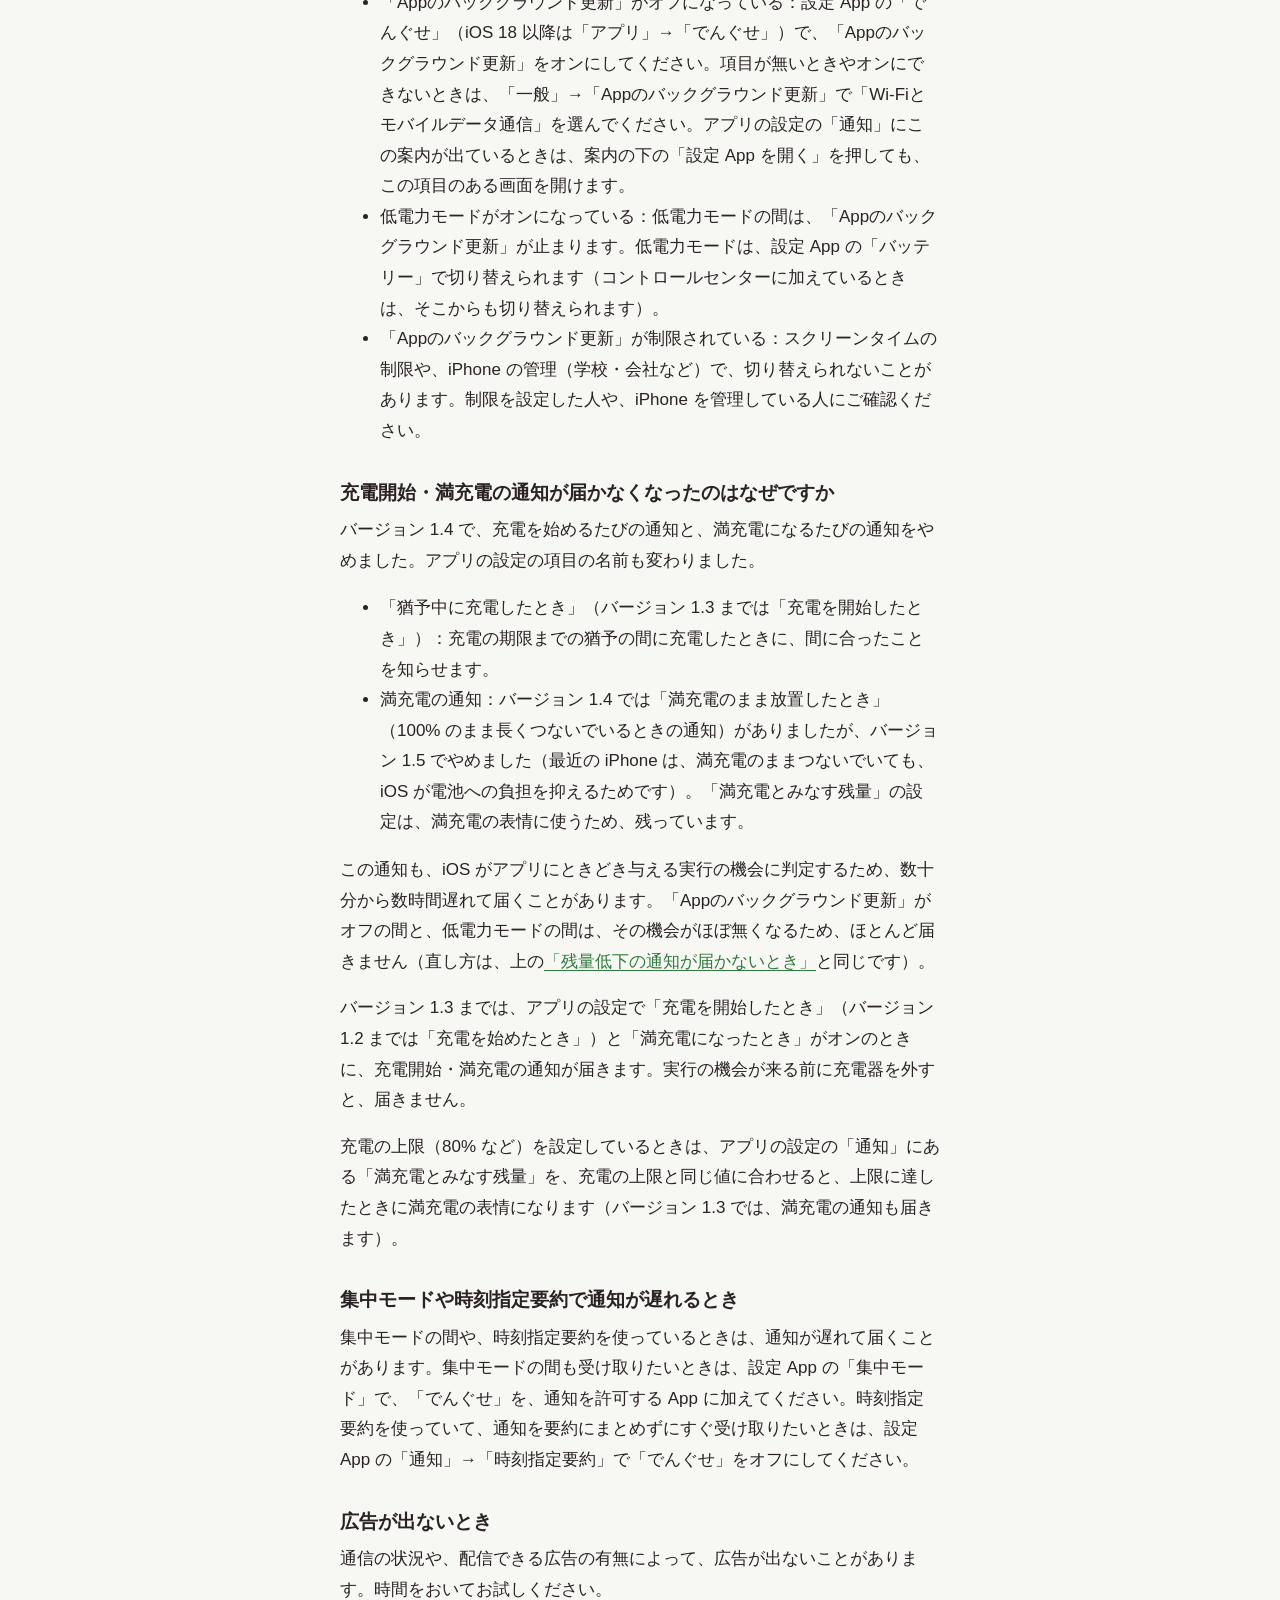
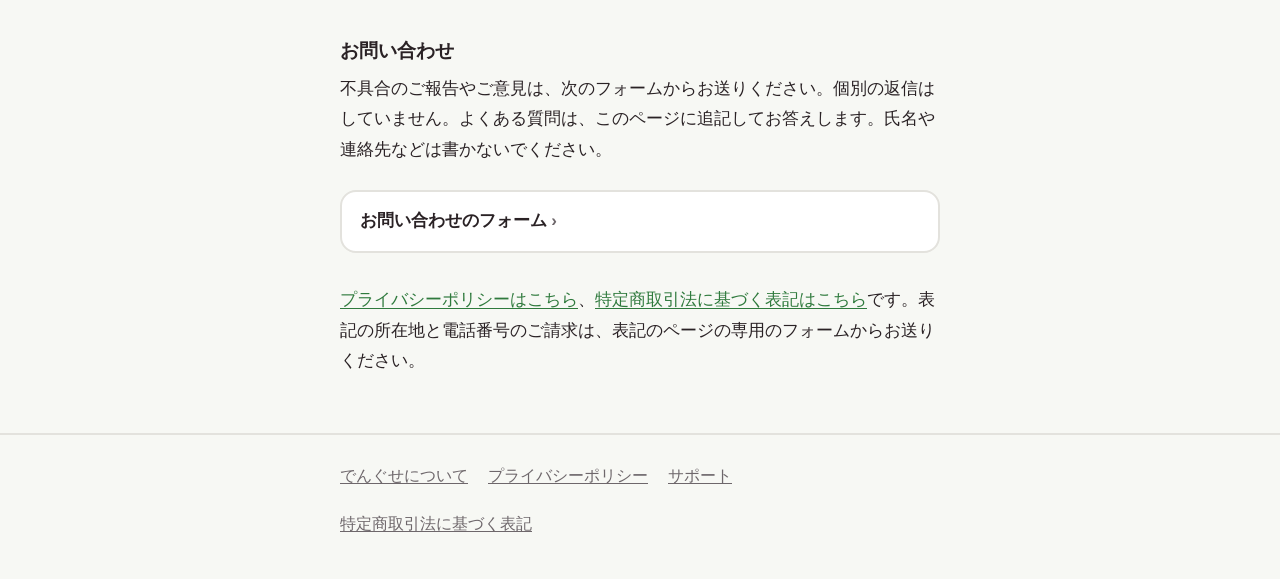
<file: docs/chargeface/support.html>
<!doctype html>
<html lang="ja">
<head>
<meta charset="utf-8">
<meta name="viewport" content="width=device-width, initial-scale=1">
<title>ページを移しました（でんぐせ サポート）</title>
<meta name="robots" content="noindex">
<meta http-equiv="refresh" content="0; url=../denguse/support.html">
<link rel="canonical" href="https://hitorino-hito.github.io/denguse/support.html">
<link rel="stylesheet" href="../denguse/style.css">
</head>
<body>
<header class="site-header"><div class="wrap"><a class="brand" href="../denguse/">でんぐせ</a></div></header>
<main>
<div class="wrap">
<h1>ページを移しました</h1>
<p>ChargeFace は、名前を「でんぐせ」に改めました。このページは、新しい URL に移りました。新しいページが自動的に表示されないときは、次のリンクを押してください。</p>
<ul class="links" role="list">
<li><a href="../denguse/support.html">でんぐせ サポート</a></li>
</ul>
</div>
</main>
</body>
</html>
</file>
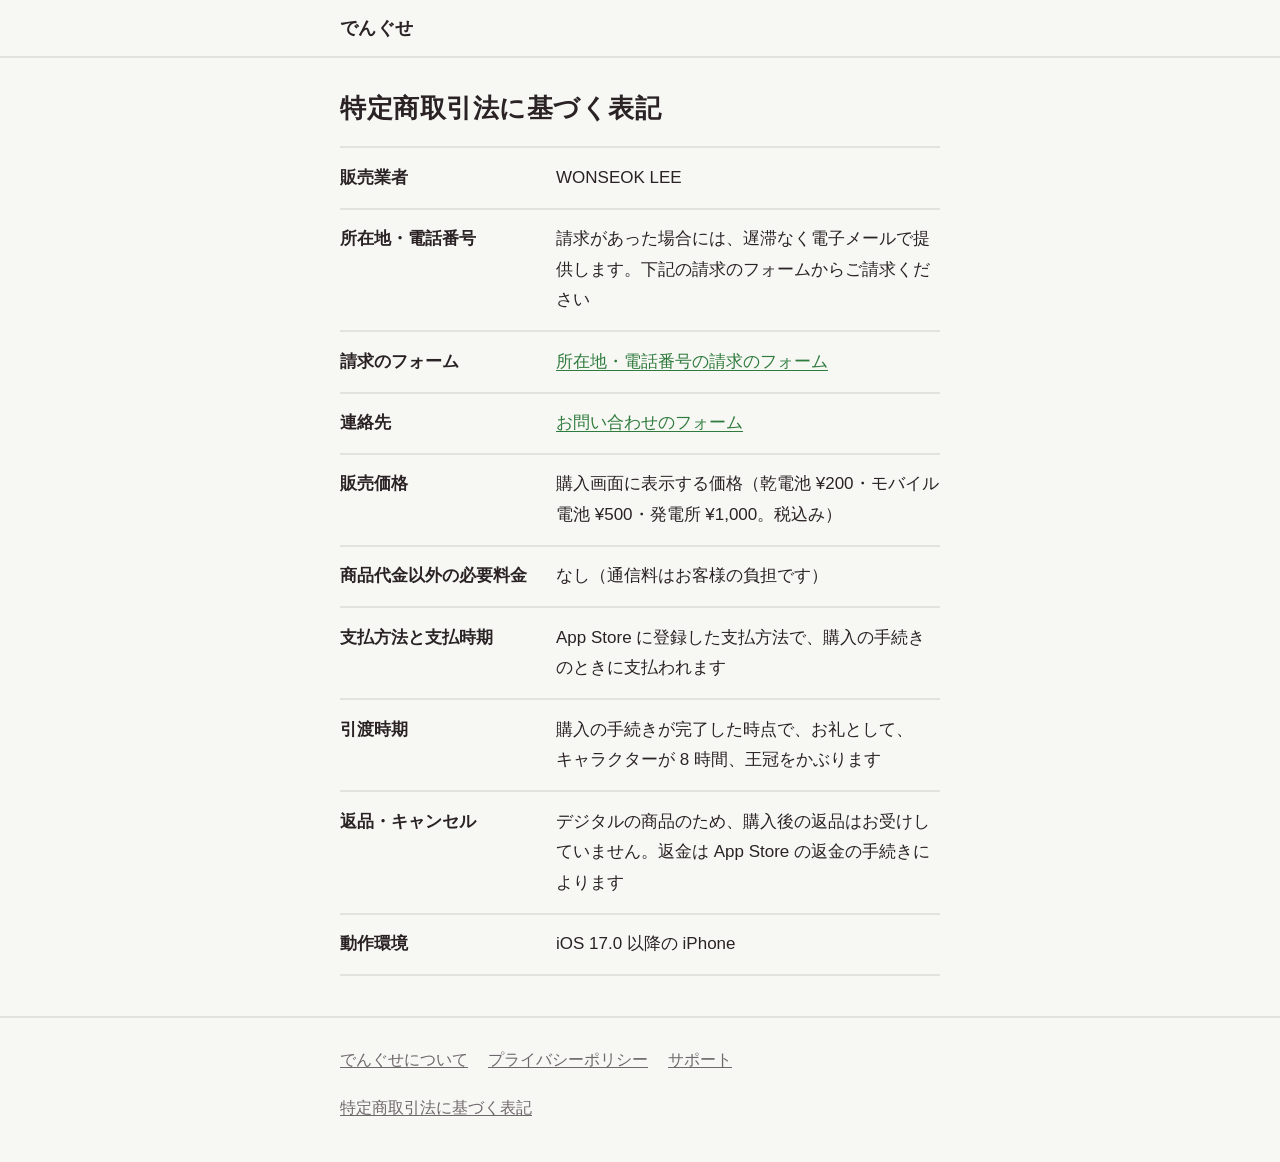
<file: docs/chargeface/tokushoho.html>
<!doctype html>
<html lang="ja">
<head>
<meta charset="utf-8">
<meta name="viewport" content="width=device-width, initial-scale=1">
<title>ページを移しました（でんぐせ 特定商取引法に基づく表記）</title>
<meta name="robots" content="noindex">
<meta http-equiv="refresh" content="0; url=../denguse/tokushoho.html">
<link rel="canonical" href="https://hitorino-hito.github.io/denguse/tokushoho.html">
<link rel="stylesheet" href="../denguse/style.css">
</head>
<body>
<header class="site-header"><div class="wrap"><a class="brand" href="../denguse/">でんぐせ</a></div></header>
<main>
<div class="wrap">
<h1>ページを移しました</h1>
<p>ChargeFace は、名前を「でんぐせ」に改めました。このページは、新しい URL に移りました。新しいページが自動的に表示されないときは、次のリンクを押してください。</p>
<ul class="links" role="list">
<li><a href="../denguse/tokushoho.html">でんぐせ 特定商取引法に基づく表記</a></li>
</ul>
</div>
</main>
</body>
</html>
</file>
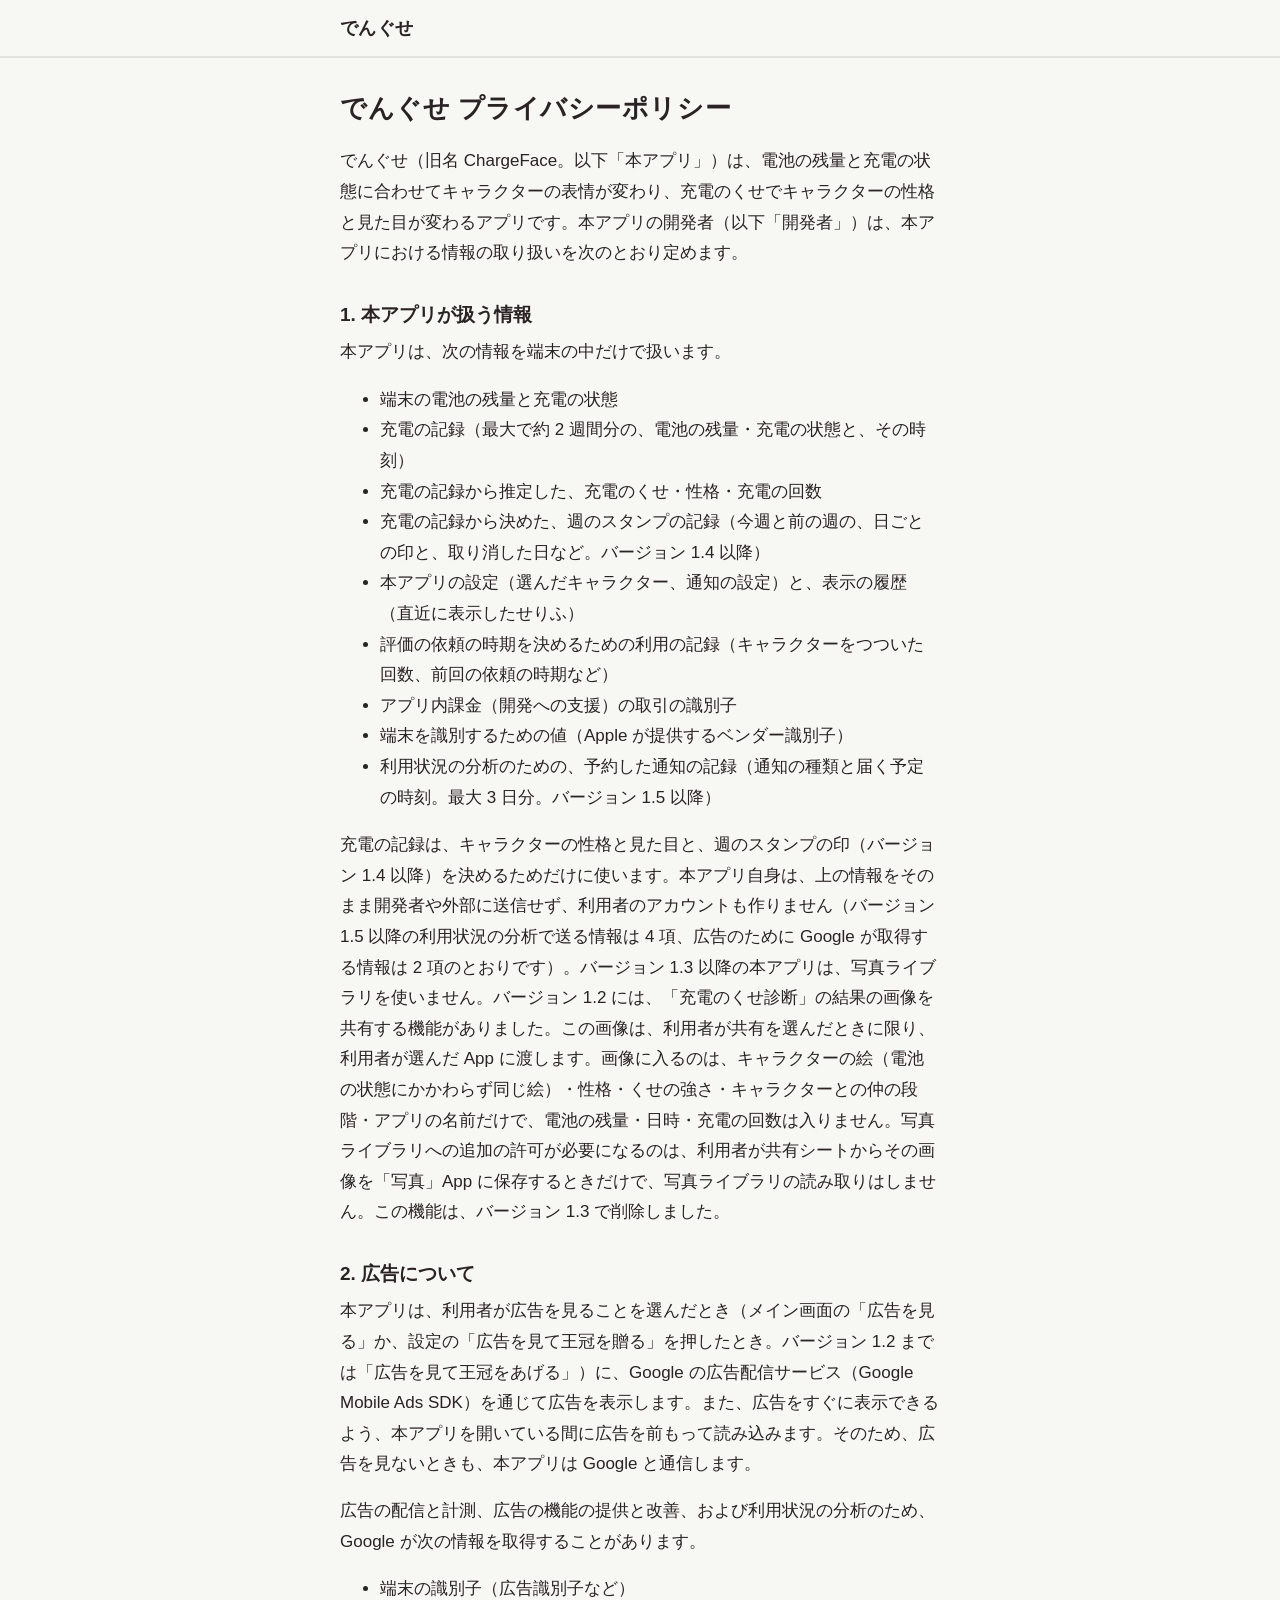
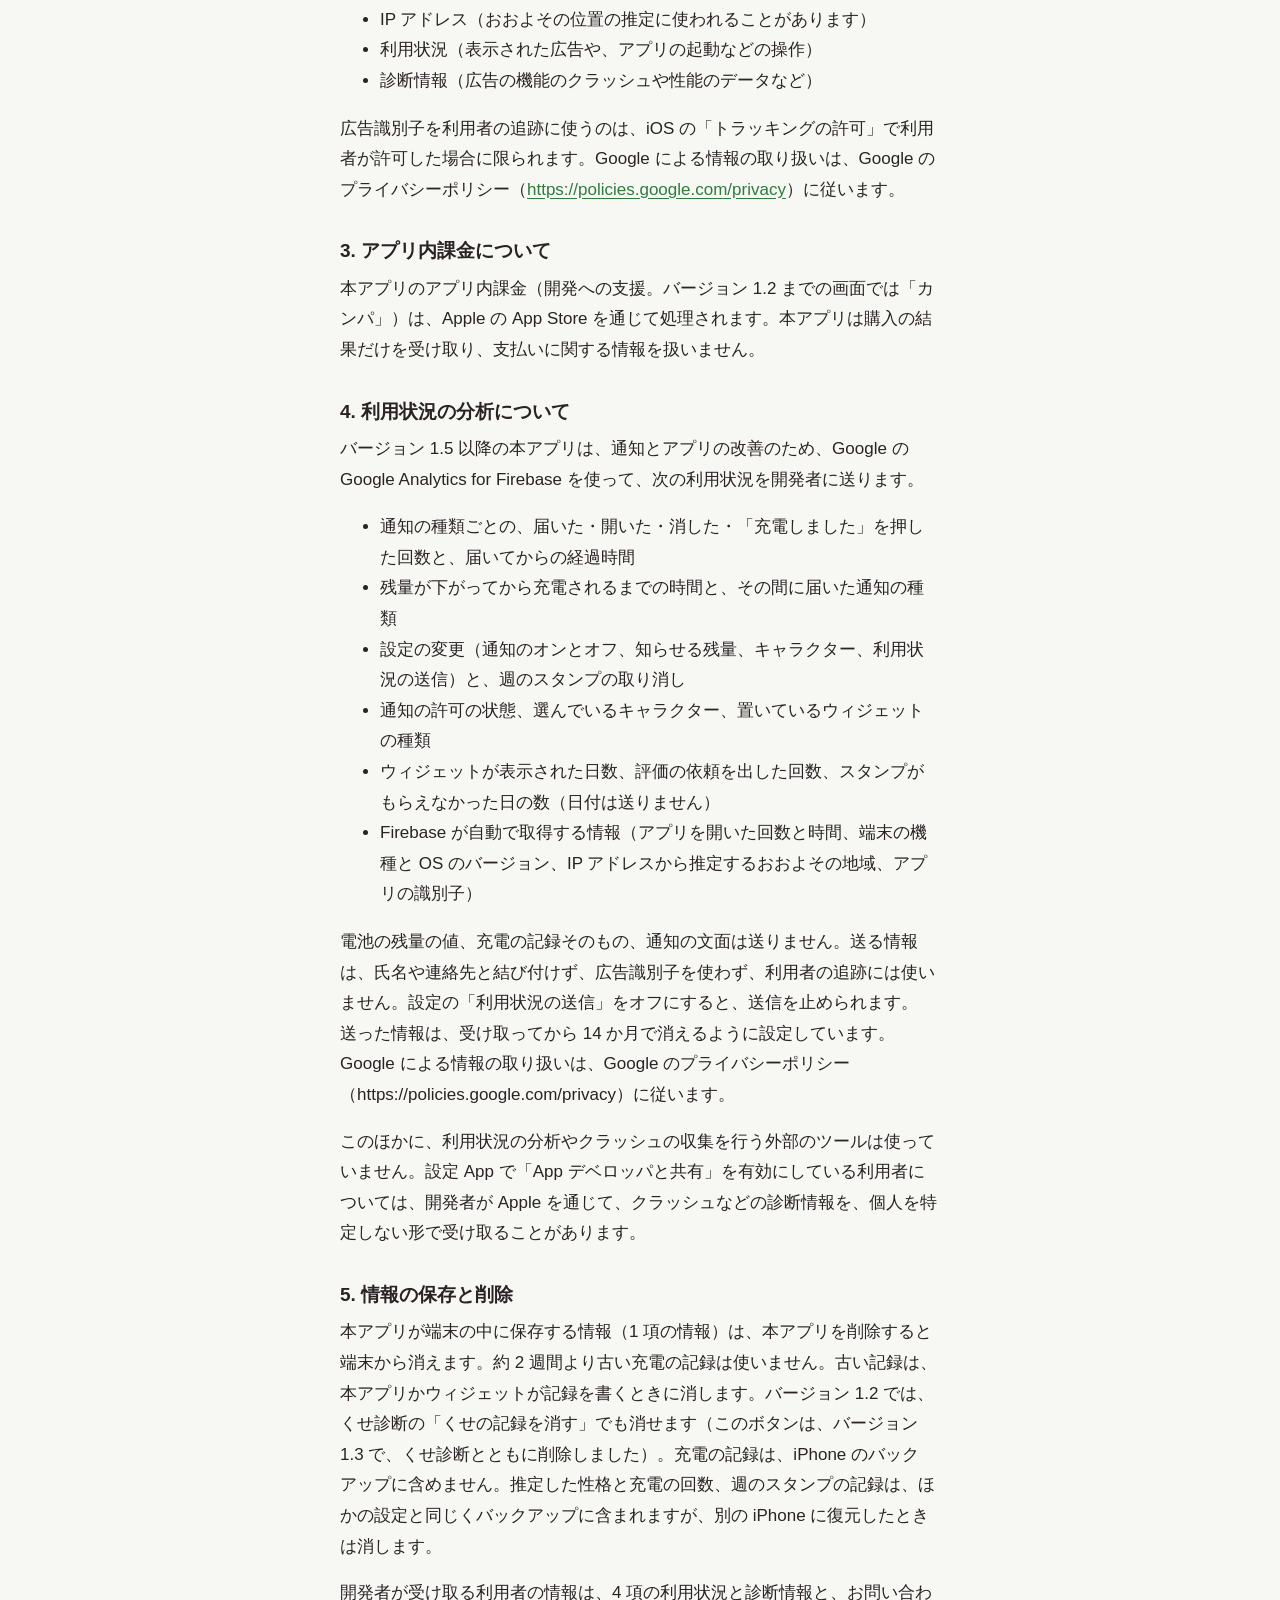
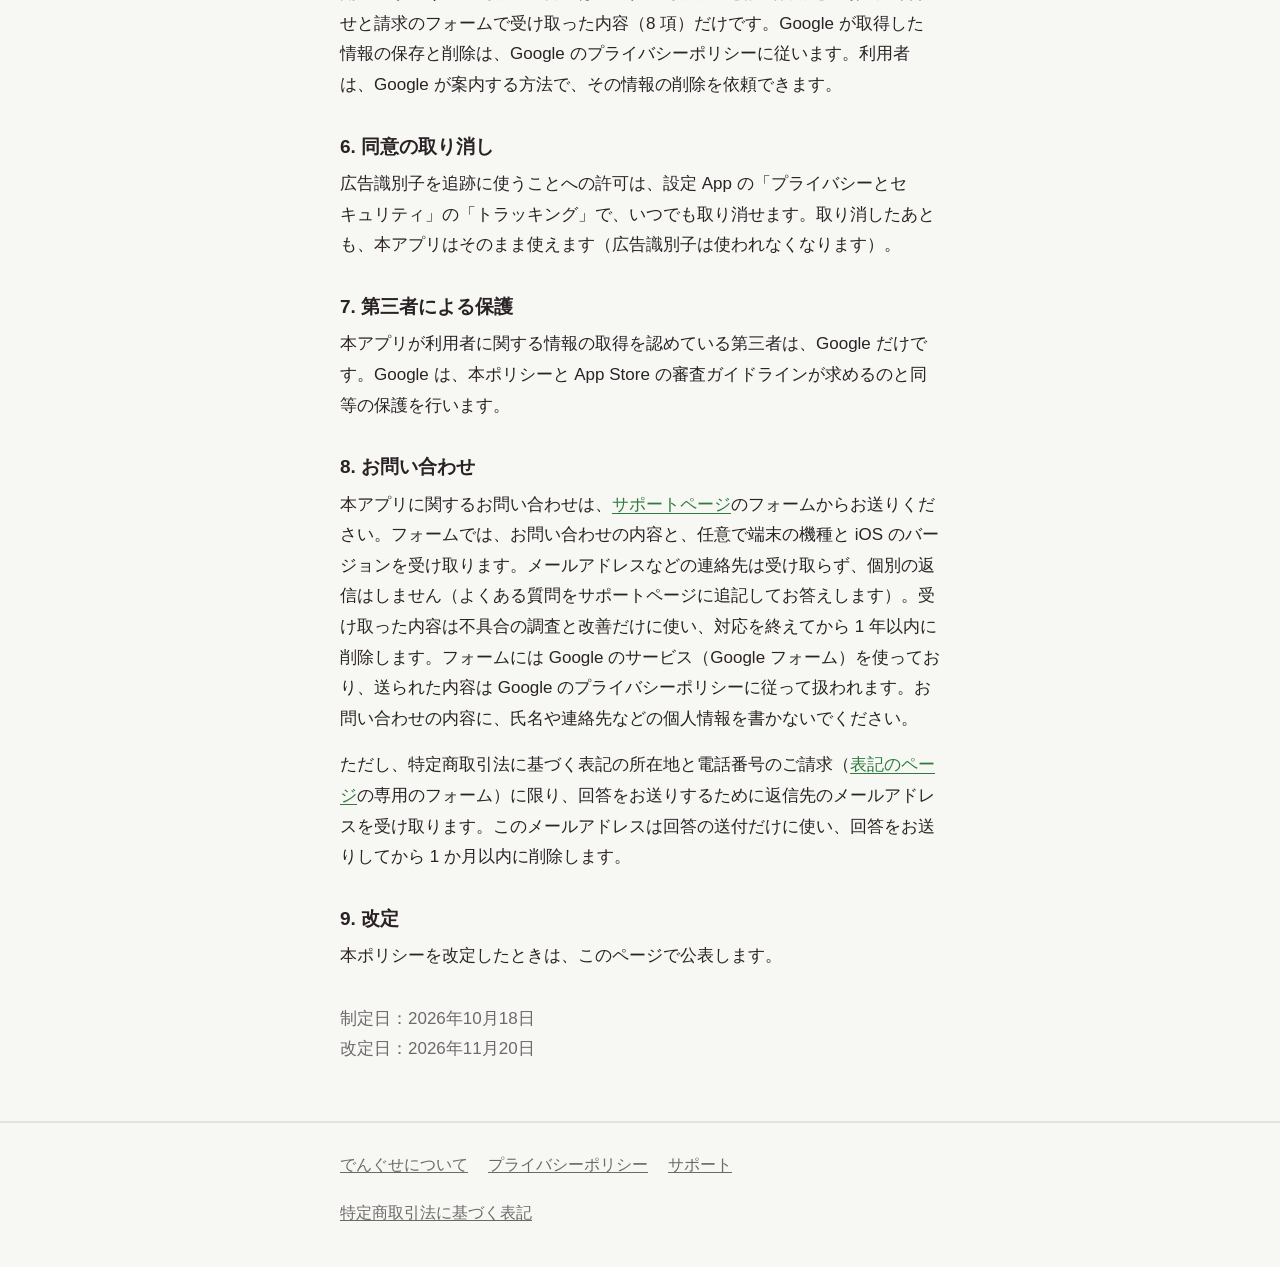
<file: docs/denguse/privacy.html>
<!doctype html>
<html lang="ja">
<head>
<meta charset="utf-8">
<meta name="viewport" content="width=device-width, initial-scale=1">
<title>でんぐせ プライバシーポリシー</title>
<meta name="description" content="でんぐせ（旧名 ChargeFace）における情報の取り扱いを定めたプライバシーポリシーです。">
<link rel="canonical" href="https://hitorino-hito.github.io/denguse/privacy.html">
<link rel="stylesheet" href="style.css">
</head>
<body>
<header class="site-header"><div class="wrap"><a class="brand" href="./">でんぐせ</a></div></header>
<main>
<div class="wrap">
<h1>でんぐせ プライバシーポリシー</h1>
<p>でんぐせ（旧名 ChargeFace。以下「本アプリ」）は、電池の残量と充電の状態に合わせてキャラクターの表情が変わり、充電のくせでキャラクターの性格と見た目が変わるアプリです。本アプリの開発者（以下「開発者」）は、本アプリにおける情報の取り扱いを次のとおり定めます。</p>

<h2>1. 本アプリが扱う情報</h2>
<p>本アプリは、次の情報を端末の中だけで扱います。</p>
<ul>
<li>端末の電池の残量と充電の状態</li>
<li>充電の記録（最大で約 2 週間分の、電池の残量・充電の状態と、その時刻）</li>
<li>充電の記録から推定した、充電のくせ・性格・充電の回数</li>
<li>充電の記録から決めた、週のスタンプの記録（今週と前の週の、日ごとの印と、取り消した日など。バージョン 1.4 以降）</li>
<li>本アプリの設定（選んだキャラクター、通知の設定）と、表示の履歴（直近に表示したせりふ）</li>
<li>評価の依頼の時期を決めるための利用の記録（キャラクターをつついた回数、前回の依頼の時期など）</li>
<li>アプリ内課金（開発への支援）の取引の識別子</li>
<li>端末を識別するための値（Apple が提供するベンダー識別子）</li>
<li>利用状況の分析のための、予約した通知の記録（通知の種類と届く予定の時刻。最大 3 日分。バージョン 1.5 以降）</li>
</ul>
<p>充電の記録は、キャラクターの性格と見た目と、週のスタンプの印（バージョン 1.4 以降）を決めるためだけに使います。本アプリ自身は、上の情報をそのまま開発者や外部に送信せず、利用者のアカウントも作りません（バージョン 1.5 以降の利用状況の分析で送る情報は 4 項、広告のために Google が取得する情報は 2 項のとおりです）。バージョン 1.3 以降の本アプリは、写真ライブラリを使いません。バージョン 1.2 には、「充電のくせ診断」の結果の画像を共有する機能がありました。この画像は、利用者が共有を選んだときに限り、利用者が選んだ App に渡します。画像に入るのは、キャラクターの絵（電池の状態にかかわらず同じ絵）・性格・くせの強さ・キャラクターとの仲の段階・アプリの名前だけで、電池の残量・日時・充電の回数は入りません。写真ライブラリへの追加の許可が必要になるのは、利用者が共有シートからその画像を「写真」App に保存するときだけで、写真ライブラリの読み取りはしません。この機能は、バージョン 1.3 で削除しました。</p>

<h2>2. 広告について</h2>
<p>本アプリは、利用者が広告を見ることを選んだとき（メイン画面の「広告を見る」か、設定の「広告を見て王冠を贈る」を押したとき。バージョン 1.2 までは「広告を見て王冠をあげる」）に、Google の広告配信サービス（Google Mobile Ads SDK）を通じて広告を表示します。また、広告をすぐに表示できるよう、本アプリを開いている間に広告を前もって読み込みます。そのため、広告を見ないときも、本アプリは Google と通信します。</p>
<p>広告の配信と計測、広告の機能の提供と改善、および利用状況の分析のため、Google が次の情報を取得することがあります。</p>
<ul>
<li>端末の識別子（広告識別子など）</li>
<li>IP アドレス（おおよその位置の推定に使われることがあります）</li>
<li>利用状況（表示された広告や、アプリの起動などの操作）</li>
<li>診断情報（広告の機能のクラッシュや性能のデータなど）</li>
</ul>
<p>広告識別子を利用者の追跡に使うのは、iOS の「トラッキングの許可」で利用者が許可した場合に限られます。Google による情報の取り扱いは、Google のプライバシーポリシー（<a href="https://policies.google.com/privacy" rel="noopener noreferrer">https://policies.google.com/privacy</a>）に従います。</p>

<h2>3. アプリ内課金について</h2>
<p>本アプリのアプリ内課金（開発への支援。バージョン 1.2 までの画面では「カンパ」）は、Apple の App Store を通じて処理されます。本アプリは購入の結果だけを受け取り、支払いに関する情報を扱いません。</p>

<h2>4. 利用状況の分析について</h2>
<p>バージョン 1.5 以降の本アプリは、通知とアプリの改善のため、Google の Google Analytics for Firebase を使って、次の利用状況を開発者に送ります。</p>
<ul>
<li>通知の種類ごとの、届いた・開いた・消した・「充電しました」を押した回数と、届いてからの経過時間</li>
<li>残量が下がってから充電されるまでの時間と、その間に届いた通知の種類</li>
<li>設定の変更（通知のオンとオフ、知らせる残量、キャラクター、利用状況の送信）と、週のスタンプの取り消し</li>
<li>通知の許可の状態、選んでいるキャラクター、置いているウィジェットの種類</li>
<li>ウィジェットが表示された日数、評価の依頼を出した回数、スタンプがもらえなかった日の数（日付は送りません）</li>
<li>Firebase が自動で取得する情報（アプリを開いた回数と時間、端末の機種と OS のバージョン、IP アドレスから推定するおおよその地域、アプリの識別子）</li>
</ul>
<p>電池の残量の値、充電の記録そのもの、通知の文面は送りません。送る情報は、氏名や連絡先と結び付けず、広告識別子を使わず、利用者の追跡には使いません。設定の「利用状況の送信」をオフにすると、送信を止められます。送った情報は、受け取ってから 14 か月で消えるように設定しています。Google による情報の取り扱いは、Google のプライバシーポリシー（https://policies.google.com/privacy）に従います。</p>
<p>このほかに、利用状況の分析やクラッシュの収集を行う外部のツールは使っていません。設定 App で「App デベロッパと共有」を有効にしている利用者については、開発者が Apple を通じて、クラッシュなどの診断情報を、個人を特定しない形で受け取ることがあります。</p>

<h2>5. 情報の保存と削除</h2>
<p>本アプリが端末の中に保存する情報（1 項の情報）は、本アプリを削除すると端末から消えます。約 2 週間より古い充電の記録は使いません。古い記録は、本アプリかウィジェットが記録を書くときに消します。バージョン 1.2 では、くせ診断の「くせの記録を消す」でも消せます（このボタンは、バージョン 1.3 で、くせ診断とともに削除しました）。充電の記録は、iPhone のバックアップに含めません。推定した性格と充電の回数、週のスタンプの記録は、ほかの設定と同じくバックアップに含まれますが、別の iPhone に復元したときは消します。</p>
<p>開発者が受け取る利用者の情報は、4 項の利用状況と診断情報と、お問い合わせと請求のフォームで受け取った内容（8 項）だけです。Google が取得した情報の保存と削除は、Google のプライバシーポリシーに従います。利用者は、Google が案内する方法で、その情報の削除を依頼できます。</p>

<h2>6. 同意の取り消し</h2>
<p>広告識別子を追跡に使うことへの許可は、設定 App の「プライバシーとセキュリティ」の「トラッキング」で、いつでも取り消せます。取り消したあとも、本アプリはそのまま使えます（広告識別子は使われなくなります）。</p>

<h2>7. 第三者による保護</h2>
<p>本アプリが利用者に関する情報の取得を認めている第三者は、Google だけです。Google は、本ポリシーと App Store の審査ガイドラインが求めるのと同等の保護を行います。</p>

<h2 id="contact">8. お問い合わせ</h2>
<p>本アプリに関するお問い合わせは、<a href="support.html">サポートページ</a>のフォームからお送りください。フォームでは、お問い合わせの内容と、任意で端末の機種と iOS のバージョンを受け取ります。メールアドレスなどの連絡先は受け取らず、個別の返信はしません（よくある質問をサポートページに追記してお答えします）。受け取った内容は不具合の調査と改善だけに使い、対応を終えてから 1 年以内に削除します。フォームには Google のサービス（Google フォーム）を使っており、送られた内容は Google のプライバシーポリシーに従って扱われます。お問い合わせの内容に、氏名や連絡先などの個人情報を書かないでください。</p>
<p>ただし、特定商取引法に基づく表記の所在地と電話番号のご請求（<a href="tokushoho.html">表記のページ</a>の専用のフォーム）に限り、回答をお送りするために返信先のメールアドレスを受け取ります。このメールアドレスは回答の送付だけに使い、回答をお送りしてから 1 か月以内に削除します。</p>

<h2>9. 改定</h2>
<p>本ポリシーを改定したときは、このページで公表します。</p>

<p class="date">制定日：2026年10月18日<br>改定日：2026年11月20日</p>
</div>
</main>
<footer class="site-footer">
<div class="wrap">
<nav aria-label="このサイトのページ">
<ul role="list">
<li><a href="./">でんぐせについて</a></li>
<li><a href="privacy.html">プライバシーポリシー</a></li>
<li><a href="support.html">サポート</a></li>
<li><a href="tokushoho.html">特定商取引法に基づく表記</a></li>
</ul>
</nav>
</div>
</footer>
</body>
</html>
</file>
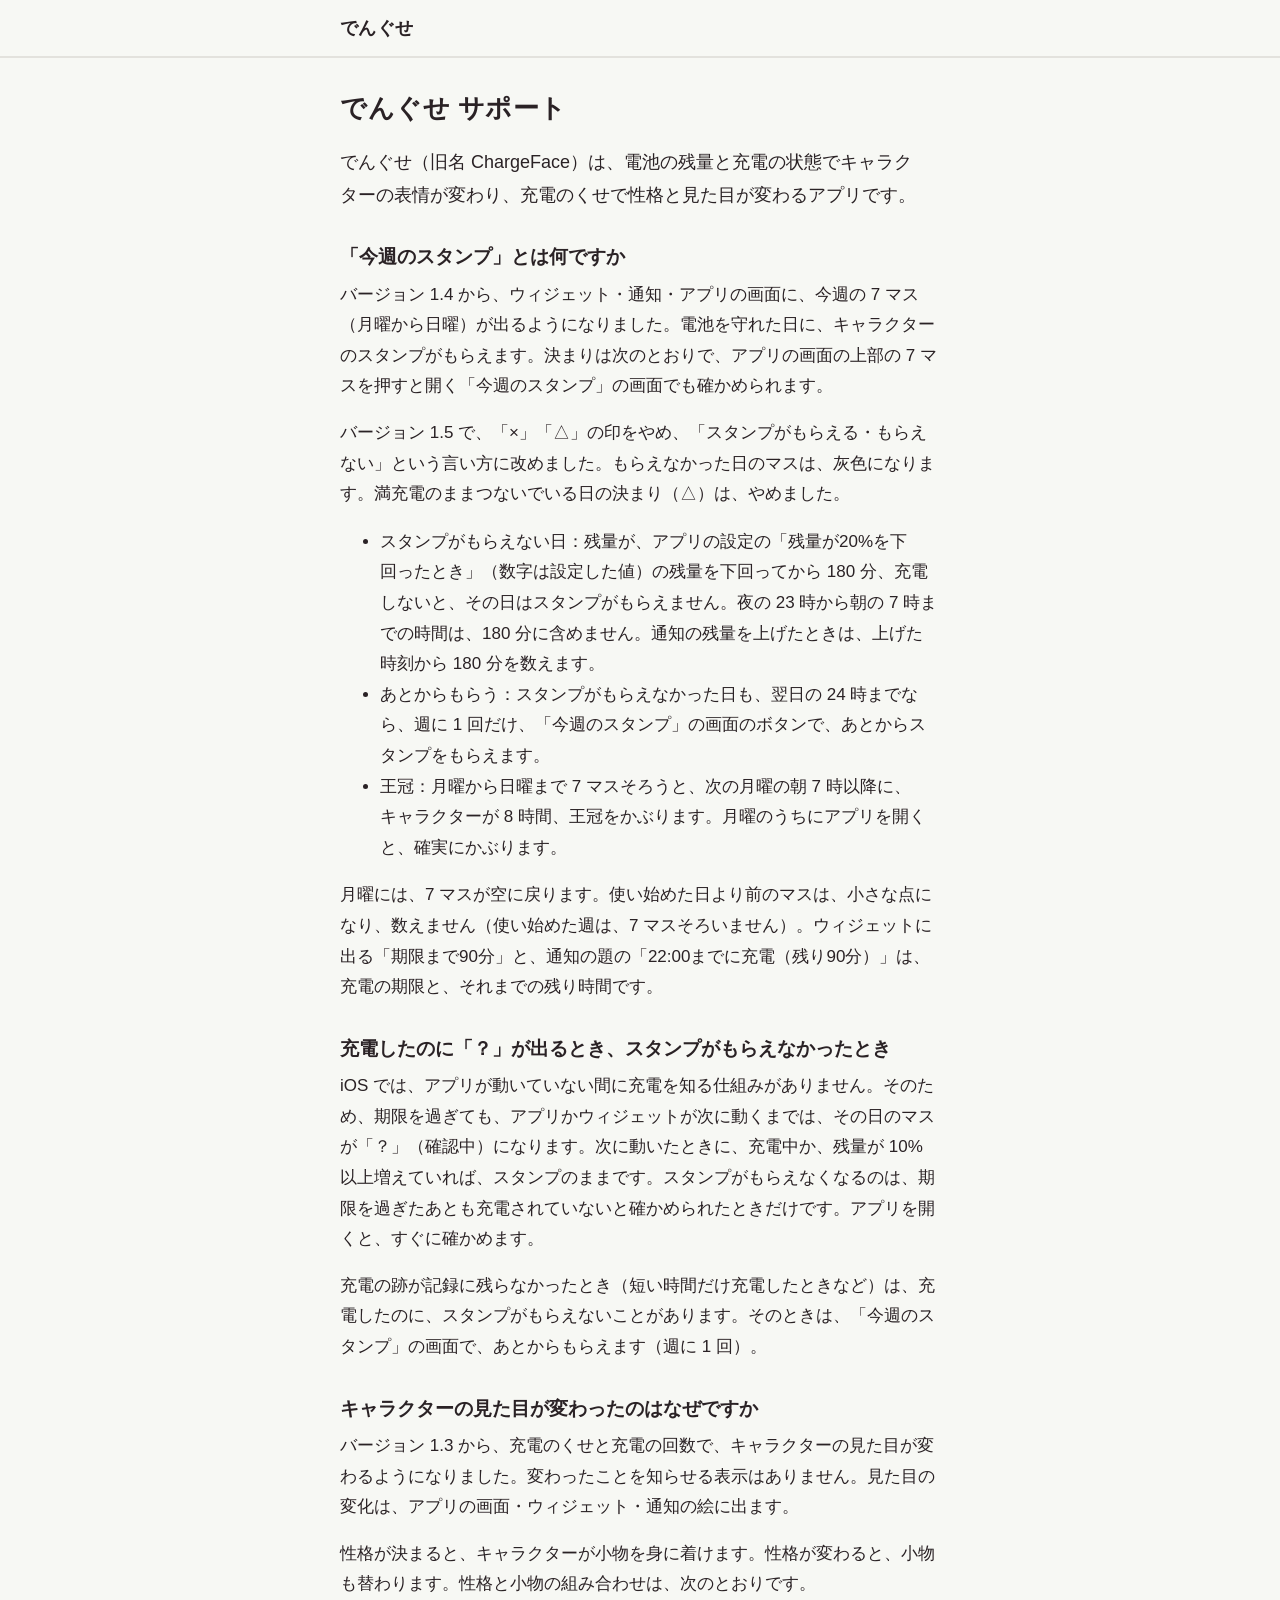
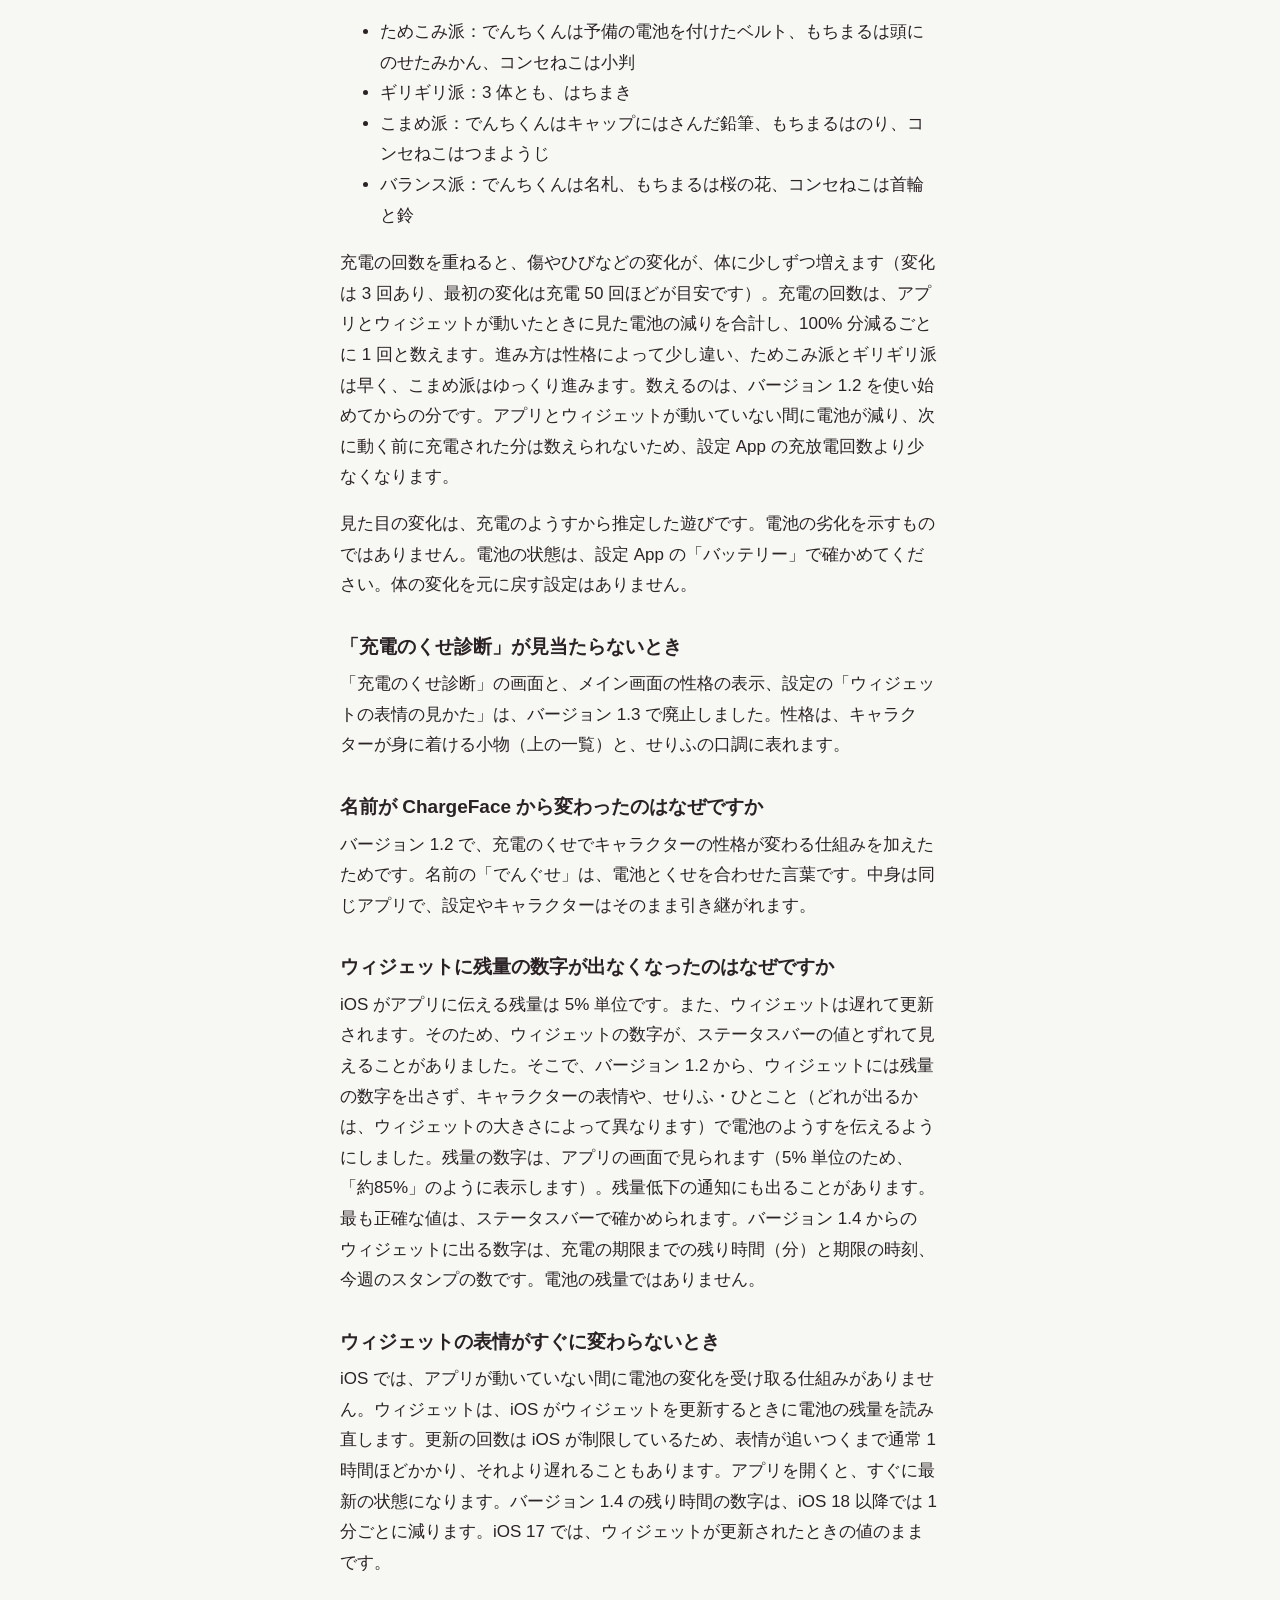
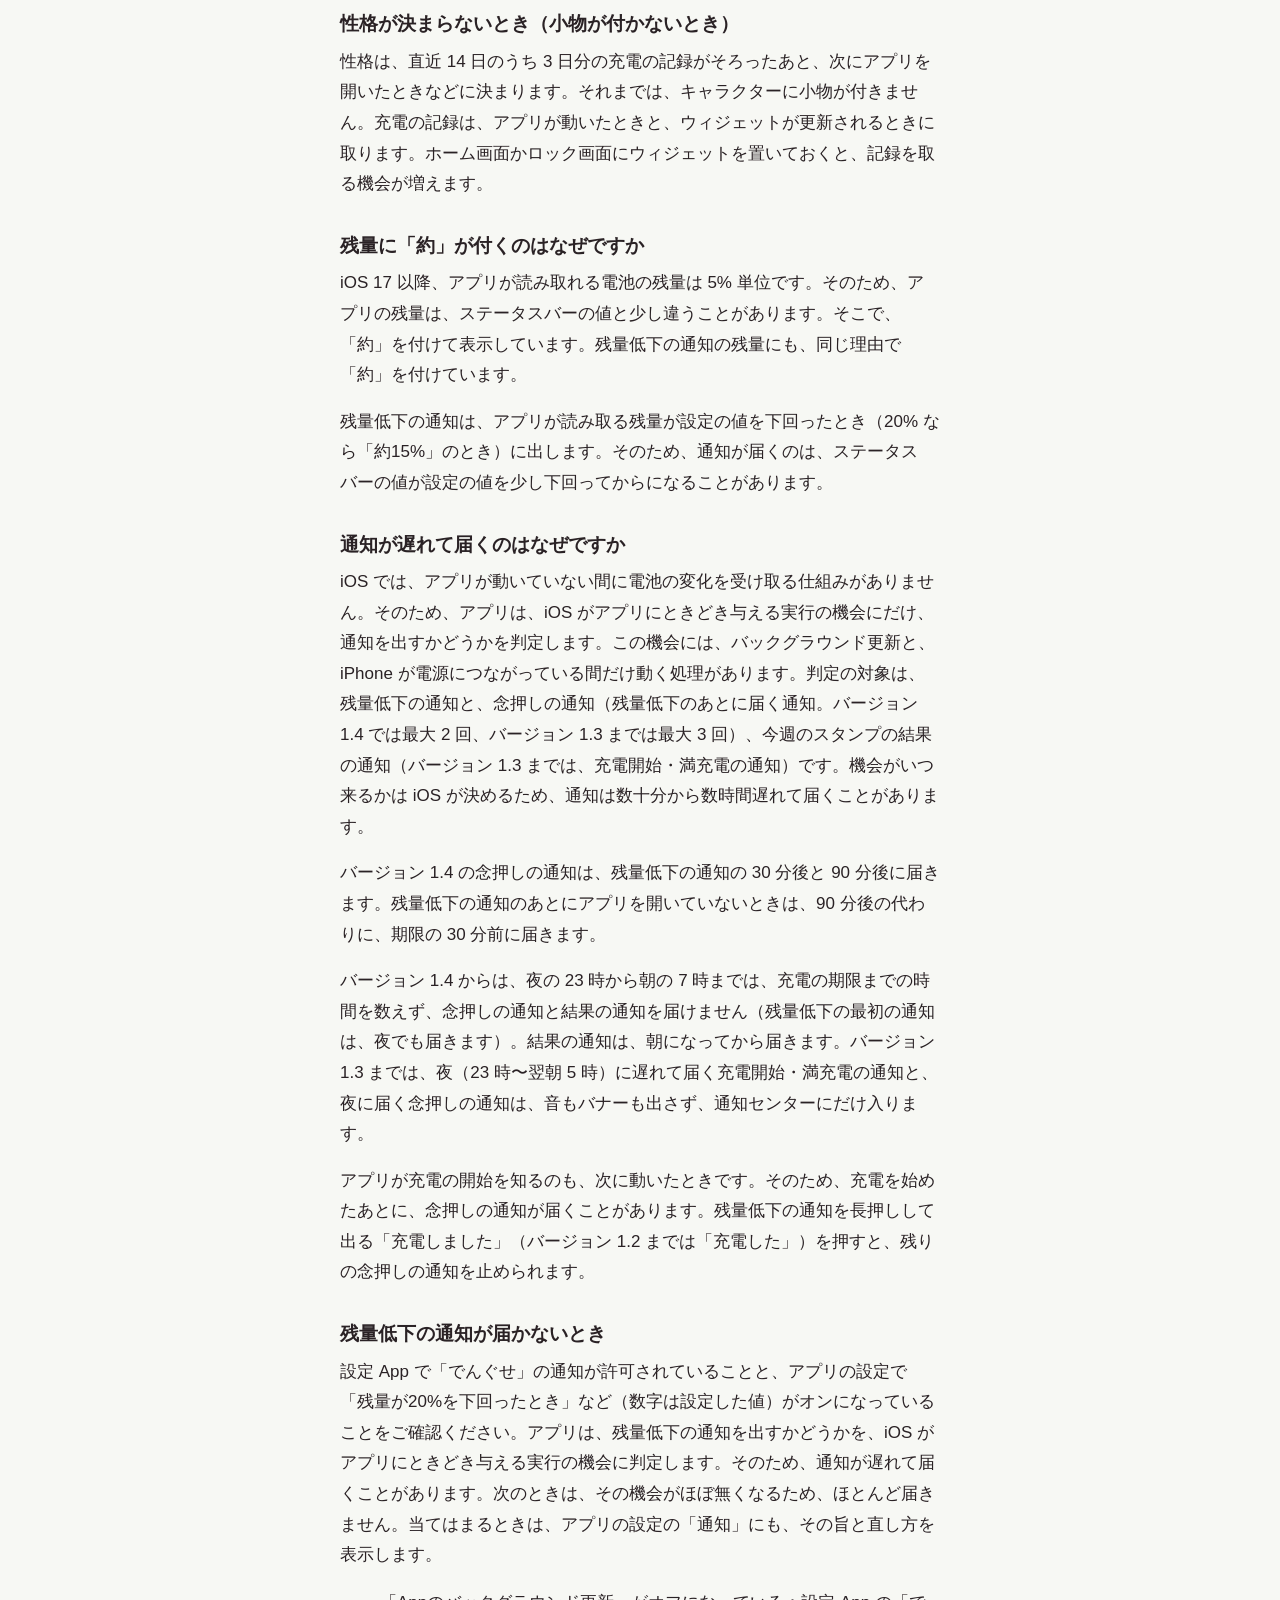
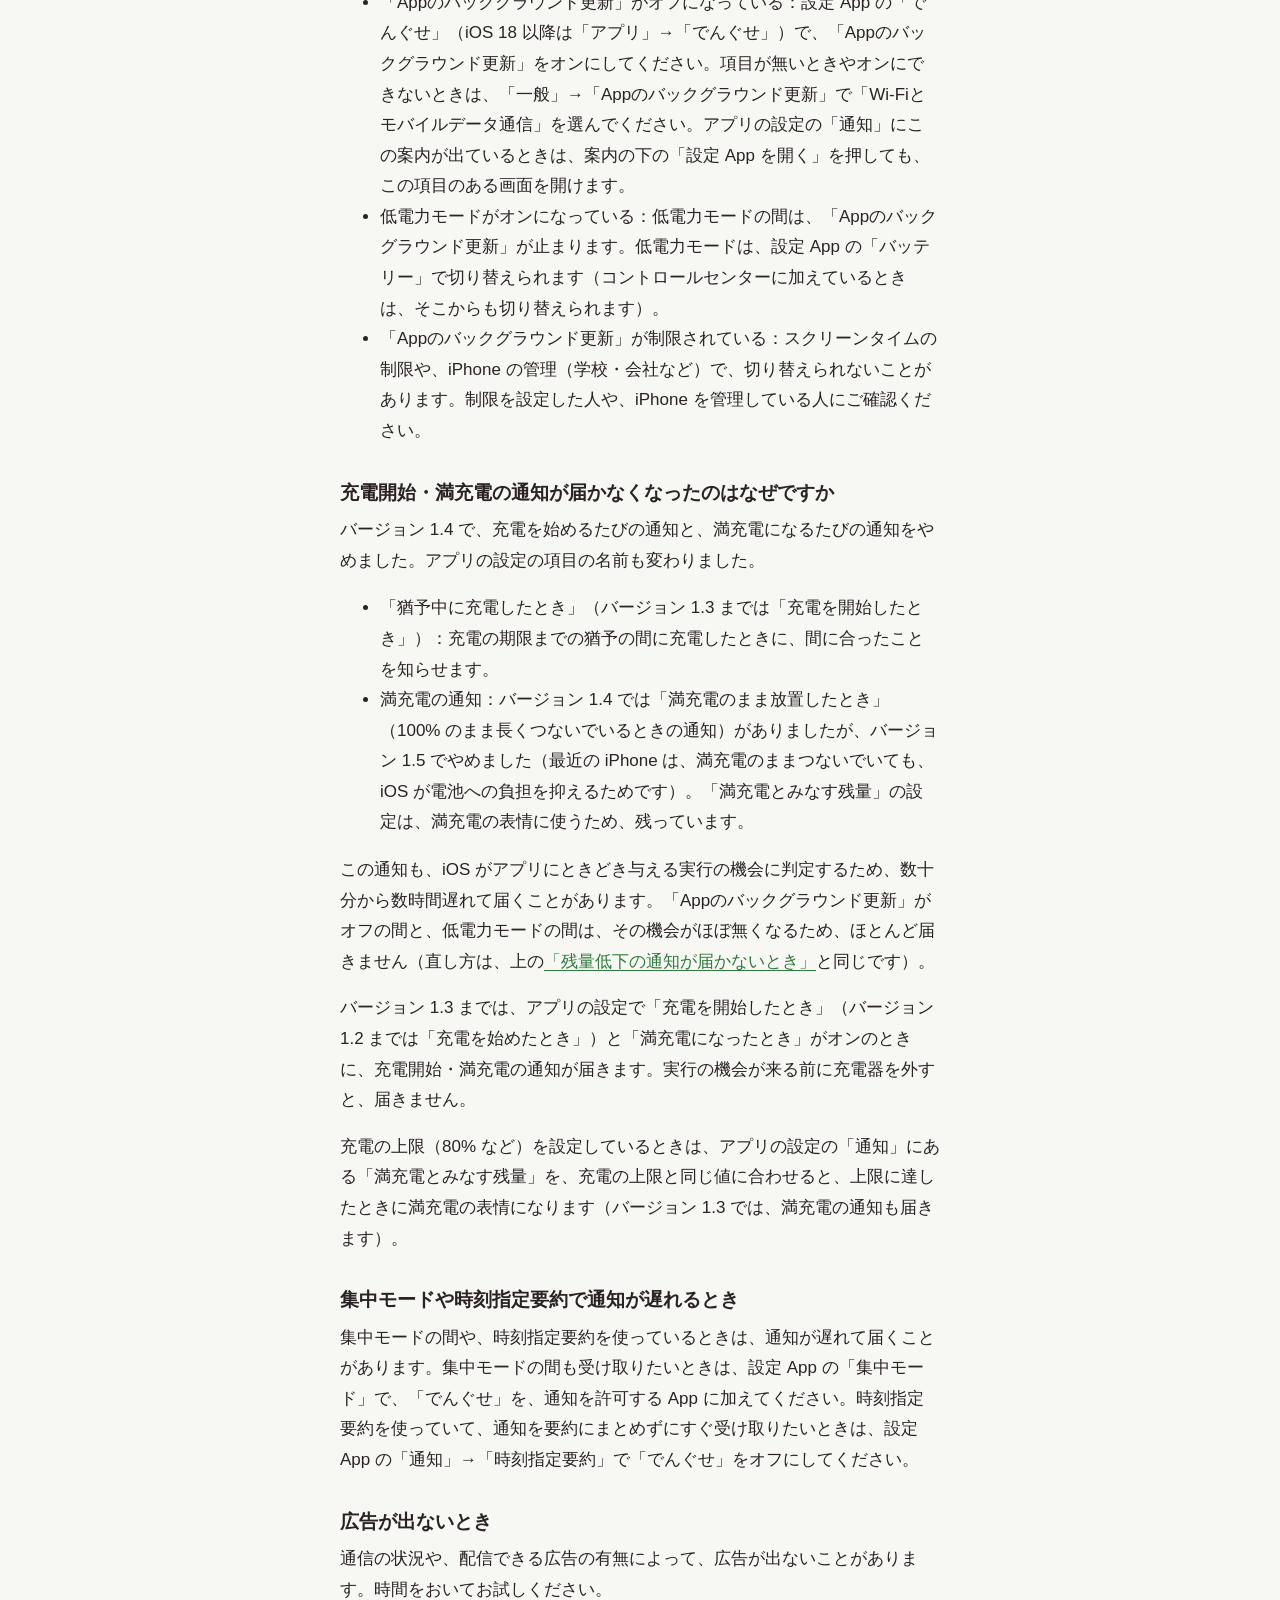
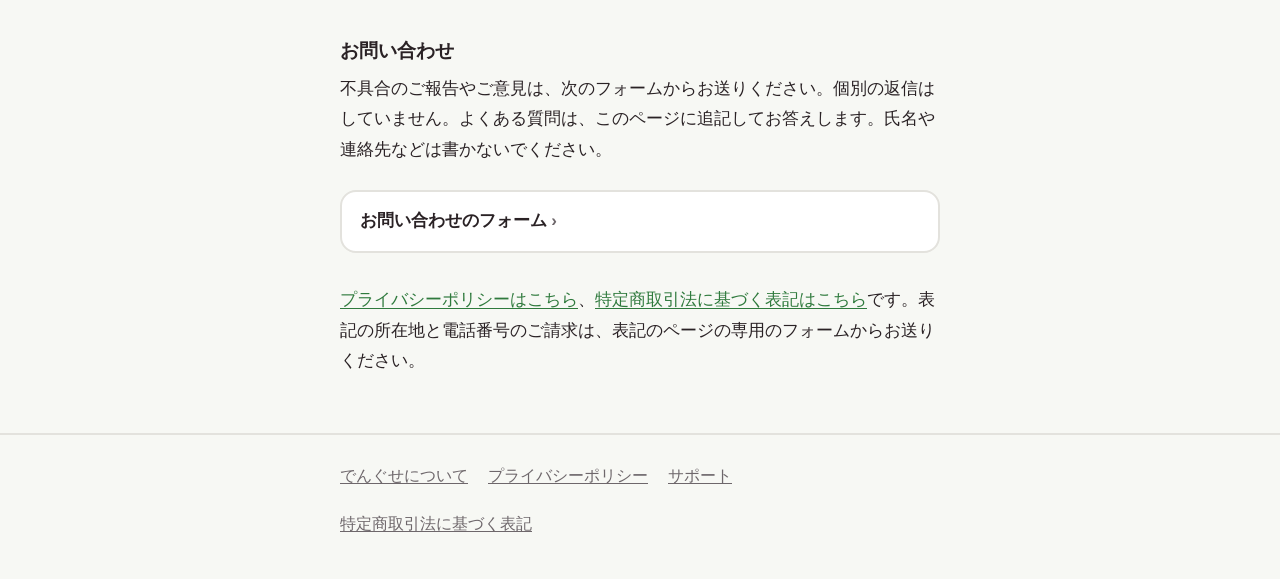
<file: docs/denguse/support.html>
<!doctype html>
<html lang="ja">
<head>
<meta charset="utf-8">
<meta name="viewport" content="width=device-width, initial-scale=1">
<title>でんぐせ サポート</title>
<meta name="description" content="でんぐせ（旧名 ChargeFace）のよくある質問とお問い合わせのページです。">
<link rel="canonical" href="https://hitorino-hito.github.io/denguse/support.html">
<link rel="stylesheet" href="style.css">
</head>
<body>
<header class="site-header"><div class="wrap"><a class="brand" href="./">でんぐせ</a></div></header>
<main>
<div class="wrap">
<h1>でんぐせ サポート</h1>
<p class="lead">でんぐせ（旧名 ChargeFace）は、電池の残量と充電の状態でキャラクターの表情が変わり、充電のくせで性格と見た目が変わるアプリです。</p>

<h2>「今週のスタンプ」とは何ですか</h2>
<p>バージョン 1.4 から、ウィジェット・通知・アプリの画面に、今週の 7 マス（月曜から日曜）が出るようになりました。電池を守れた日に、キャラクターのスタンプがもらえます。決まりは次のとおりで、アプリの画面の上部の 7 マスを押すと開く「今週のスタンプ」の画面でも確かめられます。</p>
<p>バージョン 1.5 で、「×」「△」の印をやめ、「スタンプがもらえる・もらえない」という言い方に改めました。もらえなかった日のマスは、灰色になります。満充電のままつないでいる日の決まり（△）は、やめました。</p>
<ul>
<li>スタンプがもらえない日：残量が、アプリの設定の「残量が20%を下回ったとき」（数字は設定した値）の残量を下回ってから 180 分、充電しないと、その日はスタンプがもらえません。夜の 23 時から朝の 7 時までの時間は、180 分に含めません。通知の残量を上げたときは、上げた時刻から 180 分を数えます。</li>
<li>あとからもらう：スタンプがもらえなかった日も、翌日の 24 時までなら、週に 1 回だけ、「今週のスタンプ」の画面のボタンで、あとからスタンプをもらえます。</li>
<li>王冠：月曜から日曜まで 7 マスそろうと、次の月曜の朝 7 時以降に、キャラクターが 8 時間、王冠をかぶります。月曜のうちにアプリを開くと、確実にかぶります。</li>
</ul>
<p>月曜には、7 マスが空に戻ります。使い始めた日より前のマスは、小さな点になり、数えません（使い始めた週は、7 マスそろいません）。ウィジェットに出る「期限まで90分」と、通知の題の「22:00までに充電（残り90分）」は、充電の期限と、それまでの残り時間です。</p>

<h2>充電したのに「？」が出るとき、スタンプがもらえなかったとき</h2>
<p>iOS では、アプリが動いていない間に充電を知る仕組みがありません。そのため、期限を過ぎても、アプリかウィジェットが次に動くまでは、その日のマスが「？」（確認中）になります。次に動いたときに、充電中か、残量が 10% 以上増えていれば、スタンプのままです。スタンプがもらえなくなるのは、期限を過ぎたあとも充電されていないと確かめられたときだけです。アプリを開くと、すぐに確かめます。</p>
<p>充電の跡が記録に残らなかったとき（短い時間だけ充電したときなど）は、充電したのに、スタンプがもらえないことがあります。そのときは、「今週のスタンプ」の画面で、あとからもらえます（週に 1 回）。</p>

<h2>キャラクターの見た目が変わったのはなぜですか</h2>
<p>バージョン 1.3 から、充電のくせと充電の回数で、キャラクターの見た目が変わるようになりました。変わったことを知らせる表示はありません。見た目の変化は、アプリの画面・ウィジェット・通知の絵に出ます。</p>
<p>性格が決まると、キャラクターが小物を身に着けます。性格が変わると、小物も替わります。性格と小物の組み合わせは、次のとおりです。</p>
<ul>
<li>ためこみ派：でんちくんは予備の電池を付けたベルト、もちまるは頭にのせたみかん、コンセねこは小判</li>
<li>ギリギリ派：3 体とも、はちまき</li>
<li>こまめ派：でんちくんはキャップにはさんだ鉛筆、もちまるはのり、コンセねこはつまようじ</li>
<li>バランス派：でんちくんは名札、もちまるは桜の花、コンセねこは首輪と鈴</li>
</ul>
<p>充電の回数を重ねると、傷やひびなどの変化が、体に少しずつ増えます（変化は 3 回あり、最初の変化は充電 50 回ほどが目安です）。充電の回数は、アプリとウィジェットが動いたときに見た電池の減りを合計し、100% 分減るごとに 1 回と数えます。進み方は性格によって少し違い、ためこみ派とギリギリ派は早く、こまめ派はゆっくり進みます。数えるのは、バージョン 1.2 を使い始めてからの分です。アプリとウィジェットが動いていない間に電池が減り、次に動く前に充電された分は数えられないため、設定 App の充放電回数より少なくなります。</p>
<p>見た目の変化は、充電のようすから推定した遊びです。電池の劣化を示すものではありません。電池の状態は、設定 App の「バッテリー」で確かめてください。体の変化を元に戻す設定はありません。</p>

<h2>「充電のくせ診断」が見当たらないとき</h2>
<p>「充電のくせ診断」の画面と、メイン画面の性格の表示、設定の「ウィジェットの表情の見かた」は、バージョン 1.3 で廃止しました。性格は、キャラクターが身に着ける小物（上の一覧）と、せりふの口調に表れます。</p>

<h2>名前が ChargeFace から変わったのはなぜですか</h2>
<p>バージョン 1.2 で、充電のくせでキャラクターの性格が変わる仕組みを加えたためです。名前の「でんぐせ」は、電池とくせを合わせた言葉です。中身は同じアプリで、設定やキャラクターはそのまま引き継がれます。</p>

<h2>ウィジェットに残量の数字が出なくなったのはなぜですか</h2>
<p>iOS がアプリに伝える残量は 5% 単位です。また、ウィジェットは遅れて更新されます。そのため、ウィジェットの数字が、ステータスバーの値とずれて見えることがありました。そこで、バージョン 1.2 から、ウィジェットには残量の数字を出さず、キャラクターの表情や、せりふ・ひとこと（どれが出るかは、ウィジェットの大きさによって異なります）で電池のようすを伝えるようにしました。残量の数字は、アプリの画面で見られます（5% 単位のため、「約85%」のように表示します）。残量低下の通知にも出ることがあります。最も正確な値は、ステータスバーで確かめられます。バージョン 1.4 からのウィジェットに出る数字は、充電の期限までの残り時間（分）と期限の時刻、今週のスタンプの数です。電池の残量ではありません。</p>

<h2>ウィジェットの表情がすぐに変わらないとき</h2>
<p>iOS では、アプリが動いていない間に電池の変化を受け取る仕組みがありません。ウィジェットは、iOS がウィジェットを更新するときに電池の残量を読み直します。更新の回数は iOS が制限しているため、表情が追いつくまで通常 1 時間ほどかかり、それより遅れることもあります。アプリを開くと、すぐに最新の状態になります。バージョン 1.4 の残り時間の数字は、iOS 18 以降では 1 分ごとに減ります。iOS 17 では、ウィジェットが更新されたときの値のままです。</p>

<h2>性格が決まらないとき（小物が付かないとき）</h2>
<p>性格は、直近 14 日のうち 3 日分の充電の記録がそろったあと、次にアプリを開いたときなどに決まります。それまでは、キャラクターに小物が付きません。充電の記録は、アプリが動いたときと、ウィジェットが更新されるときに取ります。ホーム画面かロック画面にウィジェットを置いておくと、記録を取る機会が増えます。</p>

<h2>残量に「約」が付くのはなぜですか</h2>
<p>iOS 17 以降、アプリが読み取れる電池の残量は 5% 単位です。そのため、アプリの残量は、ステータスバーの値と少し違うことがあります。そこで、「約」を付けて表示しています。残量低下の通知の残量にも、同じ理由で「約」を付けています。</p>
<p>残量低下の通知は、アプリが読み取る残量が設定の値を下回ったとき（20% なら「約15%」のとき）に出します。そのため、通知が届くのは、ステータスバーの値が設定の値を少し下回ってからになることがあります。</p>

<h2>通知が遅れて届くのはなぜですか</h2>
<p>iOS では、アプリが動いていない間に電池の変化を受け取る仕組みがありません。そのため、アプリは、iOS がアプリにときどき与える実行の機会にだけ、通知を出すかどうかを判定します。この機会には、バックグラウンド更新と、iPhone が電源につながっている間だけ動く処理があります。判定の対象は、残量低下の通知と、念押しの通知（残量低下のあとに届く通知。バージョン 1.4 では最大 2 回、バージョン 1.3 までは最大 3 回）、今週のスタンプの結果の通知（バージョン 1.3 までは、充電開始・満充電の通知）です。機会がいつ来るかは iOS が決めるため、通知は数十分から数時間遅れて届くことがあります。</p>
<p>バージョン 1.4 の念押しの通知は、残量低下の通知の 30 分後と 90 分後に届きます。残量低下の通知のあとにアプリを開いていないときは、90 分後の代わりに、期限の 30 分前に届きます。</p>
<p>バージョン 1.4 からは、夜の 23 時から朝の 7 時までは、充電の期限までの時間を数えず、念押しの通知と結果の通知を届けません（残量低下の最初の通知は、夜でも届きます）。結果の通知は、朝になってから届きます。バージョン 1.3 までは、夜（23 時〜翌朝 5 時）に遅れて届く充電開始・満充電の通知と、夜に届く念押しの通知は、音もバナーも出さず、通知センターにだけ入ります。</p>
<p>アプリが充電の開始を知るのも、次に動いたときです。そのため、充電を始めたあとに、念押しの通知が届くことがあります。残量低下の通知を長押しして出る「充電しました」（バージョン 1.2 までは「充電した」）を押すと、残りの念押しの通知を止められます。</p>

<h2 id="low">残量低下の通知が届かないとき</h2>
<p>設定 App で「でんぐせ」の通知が許可されていることと、アプリの設定で「残量が20%を下回ったとき」など（数字は設定した値）がオンになっていることをご確認ください。アプリは、残量低下の通知を出すかどうかを、iOS がアプリにときどき与える実行の機会に判定します。そのため、通知が遅れて届くことがあります。次のときは、その機会がほぼ無くなるため、ほとんど届きません。当てはまるときは、アプリの設定の「通知」にも、その旨と直し方を表示します。</p>
<ul>
<li>「Appのバックグラウンド更新」がオフになっている：設定 App の「でんぐせ」（iOS 18 以降は「アプリ」→「でんぐせ」）で、「Appのバックグラウンド更新」をオンにしてください。項目が無いときやオンにできないときは、「一般」→「Appのバックグラウンド更新」で「Wi-Fiとモバイルデータ通信」を選んでください。アプリの設定の「通知」にこの案内が出ているときは、案内の下の「設定 App を開く」を押しても、この項目のある画面を開けます。</li>
<li>低電力モードがオンになっている：低電力モードの間は、「Appのバックグラウンド更新」が止まります。低電力モードは、設定 App の「バッテリー」で切り替えられます（コントロールセンターに加えているときは、そこからも切り替えられます）。</li>
<li>「Appのバックグラウンド更新」が制限されている：スクリーンタイムの制限や、iPhone の管理（学校・会社など）で、切り替えられないことがあります。制限を設定した人や、iPhone を管理している人にご確認ください。</li>
</ul>

<h2>充電開始・満充電の通知が届かなくなったのはなぜですか</h2>
<p>バージョン 1.4 で、充電を始めるたびの通知と、満充電になるたびの通知をやめました。アプリの設定の項目の名前も変わりました。</p>
<ul>
<li>「猶予中に充電したとき」（バージョン 1.3 までは「充電を開始したとき」）：充電の期限までの猶予の間に充電したときに、間に合ったことを知らせます。</li>
<li>満充電の通知：バージョン 1.4 では「満充電のまま放置したとき」（100% のまま長くつないでいるときの通知）がありましたが、バージョン 1.5 でやめました（最近の iPhone は、満充電のままつないでいても、iOS が電池への負担を抑えるためです）。「満充電とみなす残量」の設定は、満充電の表情に使うため、残っています。</li>
</ul>
<p>この通知も、iOS がアプリにときどき与える実行の機会に判定するため、数十分から数時間遅れて届くことがあります。「Appのバックグラウンド更新」がオフの間と、低電力モードの間は、その機会がほぼ無くなるため、ほとんど届きません（直し方は、上の<a href="#low">「残量低下の通知が届かないとき」</a>と同じです）。</p>
<p>バージョン 1.3 までは、アプリの設定で「充電を開始したとき」（バージョン 1.2 までは「充電を始めたとき」）と「満充電になったとき」がオンのときに、充電開始・満充電の通知が届きます。実行の機会が来る前に充電器を外すと、届きません。</p>
<p>充電の上限（80% など）を設定しているときは、アプリの設定の「通知」にある「満充電とみなす残量」を、充電の上限と同じ値に合わせると、上限に達したときに満充電の表情になります（バージョン 1.3 では、満充電の通知も届きます）。</p>

<h2>集中モードや時刻指定要約で通知が遅れるとき</h2>
<p>集中モードの間や、時刻指定要約を使っているときは、通知が遅れて届くことがあります。集中モードの間も受け取りたいときは、設定 App の「集中モード」で、「でんぐせ」を、通知を許可する App に加えてください。時刻指定要約を使っていて、通知を要約にまとめずにすぐ受け取りたいときは、設定 App の「通知」→「時刻指定要約」で「でんぐせ」をオフにしてください。</p>

<h2>広告が出ないとき</h2>
<p>通信の状況や、配信できる広告の有無によって、広告が出ないことがあります。時間をおいてお試しください。</p>

<h2 id="contact">お問い合わせ</h2>
<p>不具合のご報告やご意見は、次のフォームからお送りください。個別の返信はしていません。よくある質問は、このページに追記してお答えします。氏名や連絡先などは書かないでください。</p>
<ul class="links" role="list">
<li><a href="https://docs.google.com/forms/d/e/1FAIpQLScb40uAxw6Ddx3sLKixMfcvEhE2ZQYcZt8WwVrwt9RCU8mhPA/viewform" data-form="contact" rel="noopener noreferrer">お問い合わせのフォーム</a></li>
</ul>

<p class="after-links"><a href="privacy.html">プライバシーポリシーはこちら</a>、<a href="tokushoho.html">特定商取引法に基づく表記はこちら</a>です。表記の所在地と電話番号のご請求は、表記のページの専用のフォームからお送りください。</p>
</div>
</main>
<footer class="site-footer">
<div class="wrap">
<nav aria-label="このサイトのページ">
<ul role="list">
<li><a href="./">でんぐせについて</a></li>
<li><a href="privacy.html">プライバシーポリシー</a></li>
<li><a href="support.html">サポート</a></li>
<li><a href="tokushoho.html">特定商取引法に基づく表記</a></li>
</ul>
</nav>
</div>
</footer>
</body>
</html>
</file>
<file: docs/denguse/style.css>
/* ChargeFace 開発者サイトの共通の見た目。外部の読み込み（Web フォント・画像・スクリプト）は使わない */
:root {
  color-scheme: light dark;
  --ink: #2A2225;
  --muted: #6E676B;
  --bg: #F7F8F4;
  --card: #FFFFFF;
  --line: #E3E2DD;
  --accent: #2F7A3D; /* 背景 --bg の上で 4.96:1（本文中のリンクの 4.5:1 を満たす） */
  --accent-ink: #FFFFFF;
  --accent-hover: #276833; /* ボタンのホバー。--accent-ink の白と 6.7:1 */
  --pending-bg: #FBF3E3;
  --pending-ink: #6B4A12;
}
@media (prefers-color-scheme: dark) {
  :root {
    --ink: #EEEAE8;
    --muted: #B5ADB1;
    --bg: #1C1819;
    --card: #282224;
    --line: #3D3538;
    --accent: #7CC98A;
    --accent-ink: #13200F;
    --accent-hover: #93D59F;
    --pending-bg: #3A2F1A;
    --pending-ink: #F2D9A6;
  }
}
@media (prefers-contrast: more) {
  :root { --muted: var(--ink); }
}

*, *::before, *::after { box-sizing: border-box; }

html {
  -webkit-text-size-adjust: 100%;
  text-size-adjust: 100%;
}

body {
  margin: 0;
  background: var(--bg);
  color: var(--ink);
  font-family: -apple-system, BlinkMacSystemFont, "Hiragino Sans", "Hiragino Kaku Gothic ProN", "Noto Sans JP", "Yu Gothic", Meiryo, sans-serif;
  font-size: 1.0625rem; /* 17px */
  line-height: 1.8;
  overflow-wrap: anywhere;
  line-break: strict;
}

.wrap {
  max-width: 40rem; /* 1 行がおよそ 35〜38 字 */
  margin: 0 auto;
  padding: 0 1.25rem;
}

.site-header {
  border-bottom: 2px solid var(--line);
}
.site-header .wrap {
  display: flex;
  align-items: center;
  min-height: 3.5rem;
}
.brand {
  font-weight: 800;
  font-size: 1.125rem;
  letter-spacing: 0.02em;
  color: var(--ink);
  text-decoration: none;
  display: inline-flex;
  align-items: center;
  min-height: 2.75rem; /* 押せる範囲を 44pt 以上にする */
}
.brand:hover { text-decoration: underline; }

main { padding: 2rem 0 2.5rem; }

h1 {
  font-size: 1.625rem;
  line-height: 1.4;
  margin: 0 0 1.25rem;
  letter-spacing: 0.02em;
}
h1, h2 { word-break: auto-phrase; text-wrap: balance; }
h2 {
  font-size: 1.1875rem;
  line-height: 1.5;
  margin: 2rem 0 0.5rem;
}
p { margin: 0 0 1rem; }

.lead { font-size: 1.125rem; }

a { color: var(--accent); text-underline-offset: 0.15em; }
a:focus-visible { outline: 3px solid var(--accent); outline-offset: 2px; border-radius: 4px; }

.links {
  list-style: none;
  margin: 1.5rem 0 0;
  padding: 0;
  border: 2px solid var(--line);
  border-radius: 1rem;
  background: var(--card);
}
.after-links { margin-top: 2rem; }
.links li + li { border-top: 2px solid var(--line); }
.links a {
  display: block;
  padding: 0.9rem 1.1rem;
  min-height: 3rem;
  font-weight: 700;
  color: var(--ink);
  text-decoration: none;
  border-radius: 0;
}
/* 一覧の角の丸み（枠の内側の丸み）。overflow: hidden で切らないため、先頭と末尾の項目に付ける */
.links li:first-child a {
  border-top-left-radius: calc(1rem - 2px);
  border-top-right-radius: calc(1rem - 2px);
}
.links li:last-child a {
  border-bottom-left-radius: calc(1rem - 2px);
  border-bottom-right-radius: calc(1rem - 2px);
}
/* フォーカスの枠は項目の内側に描く（隣の項目や一覧の枠に重ならないため） */
.links a:focus-visible { outline-offset: -3px; }
/* 飾りの「›」は読み上げない（代替テキストを空にする。対応していないブラウザーは前の宣言を使う） */
.links a::after { content: " ›"; content: " ›" / ""; color: var(--muted); }
.links a:hover { background: var(--bg); }

/* 特定商取引法に基づく表記の項目 */
.terms { margin: 0; padding: 0; }
.terms > div {
  padding: 0.9rem 0;
  border-top: 2px solid var(--line);
}
.terms > div:last-child { border-bottom: 2px solid var(--line); }
.terms dt { font-weight: 700; margin: 0 0 0.2rem; }
.terms dd { margin: 0; }
@media (min-width: 40rem) {
  .terms > div { display: grid; grid-template-columns: 12.5rem 1fr; gap: 1rem; }
  .terms dt { margin: 0; }
}

.date { color: var(--muted); margin-top: 2rem; }

/* 公開前に差し替える箇所（check_site.py が一覧にする） */
.pending {
  background: var(--pending-bg);
  color: var(--pending-ink);
  padding: 0 0.25em;
  border-radius: 0.25em;
}

.site-footer {
  border-top: 2px solid var(--line);
  color: var(--muted);
  font-size: 1rem;
}
.site-footer .wrap { padding-top: 1.25rem; padding-bottom: 2rem; }
.site-footer ul {
  list-style: none;
  margin: 0;
  padding: 0;
  display: flex;
  flex-wrap: wrap;
  gap: 0.25rem 1.25rem;
}
.site-footer a {
  color: var(--muted);
  display: inline-flex;
  align-items: center;
  min-height: 2.75rem; /* 押せる範囲を 44pt 以上にする */
}
</file>
